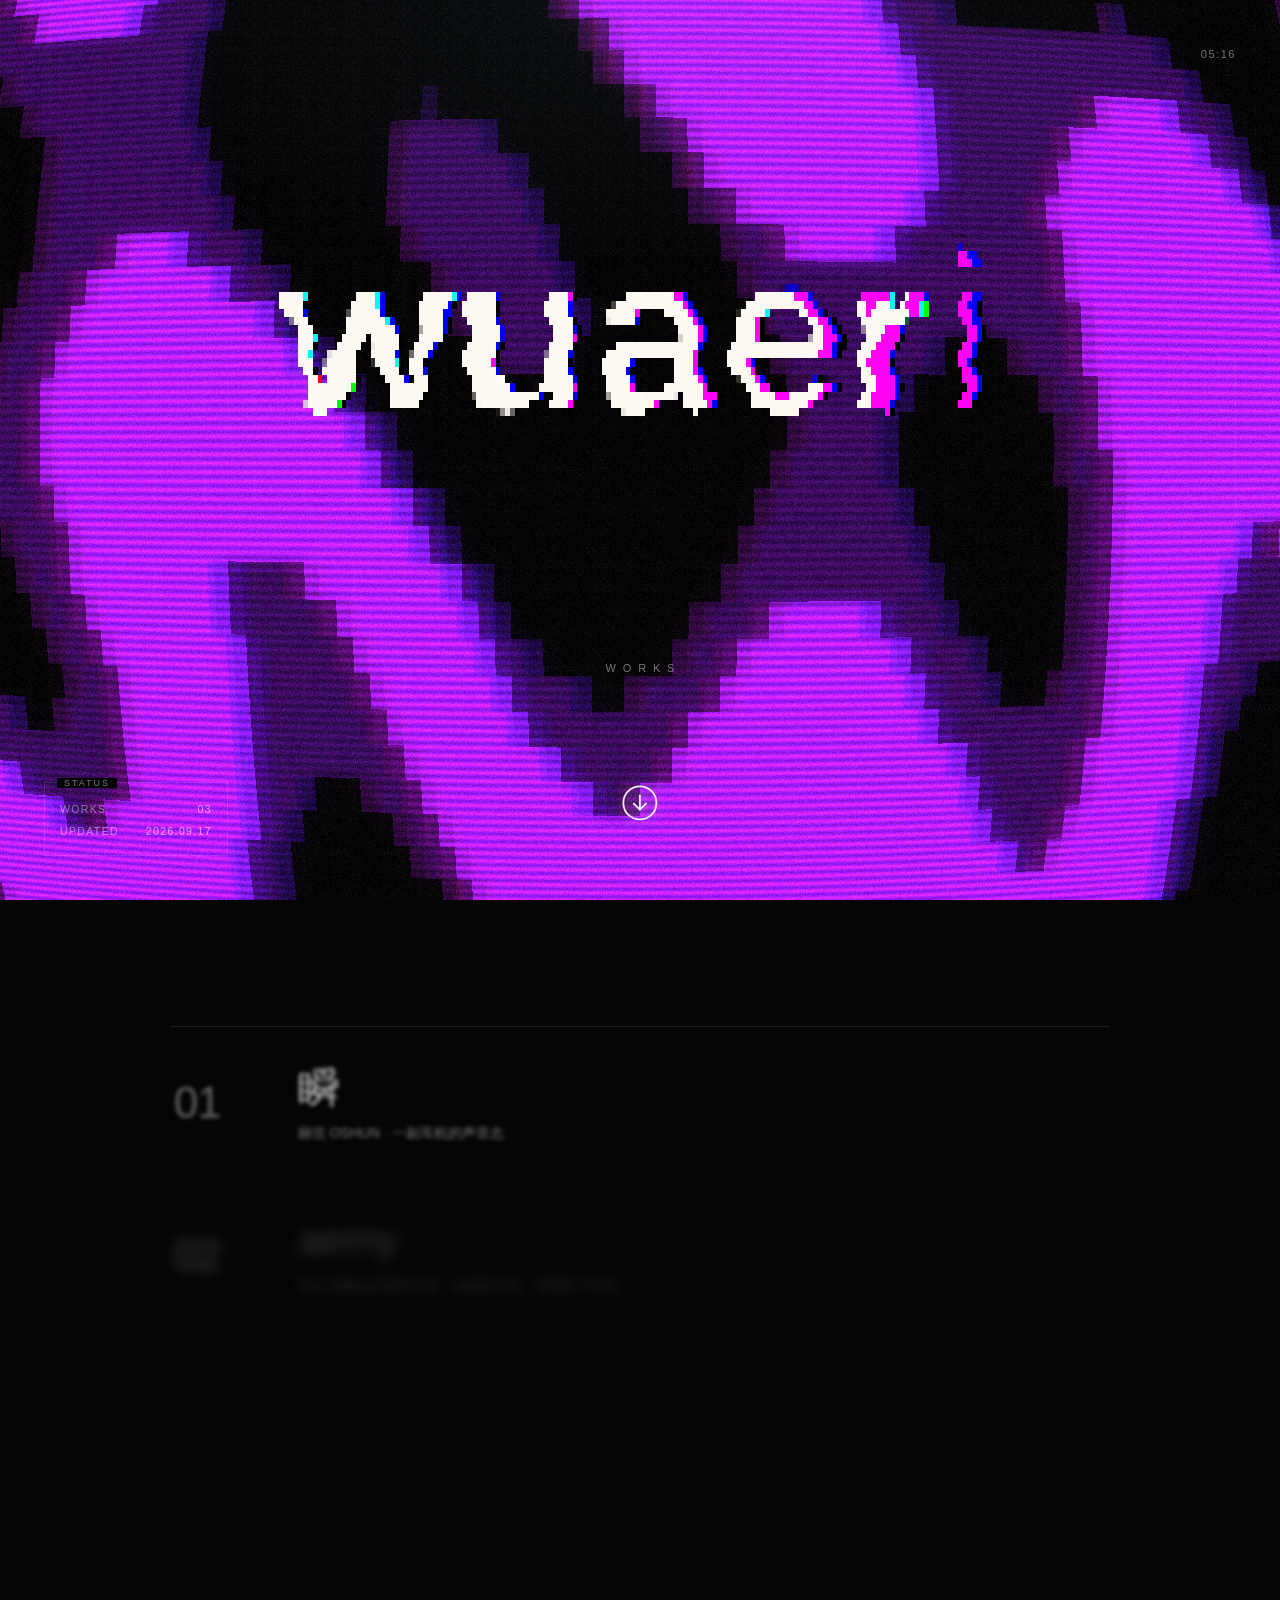
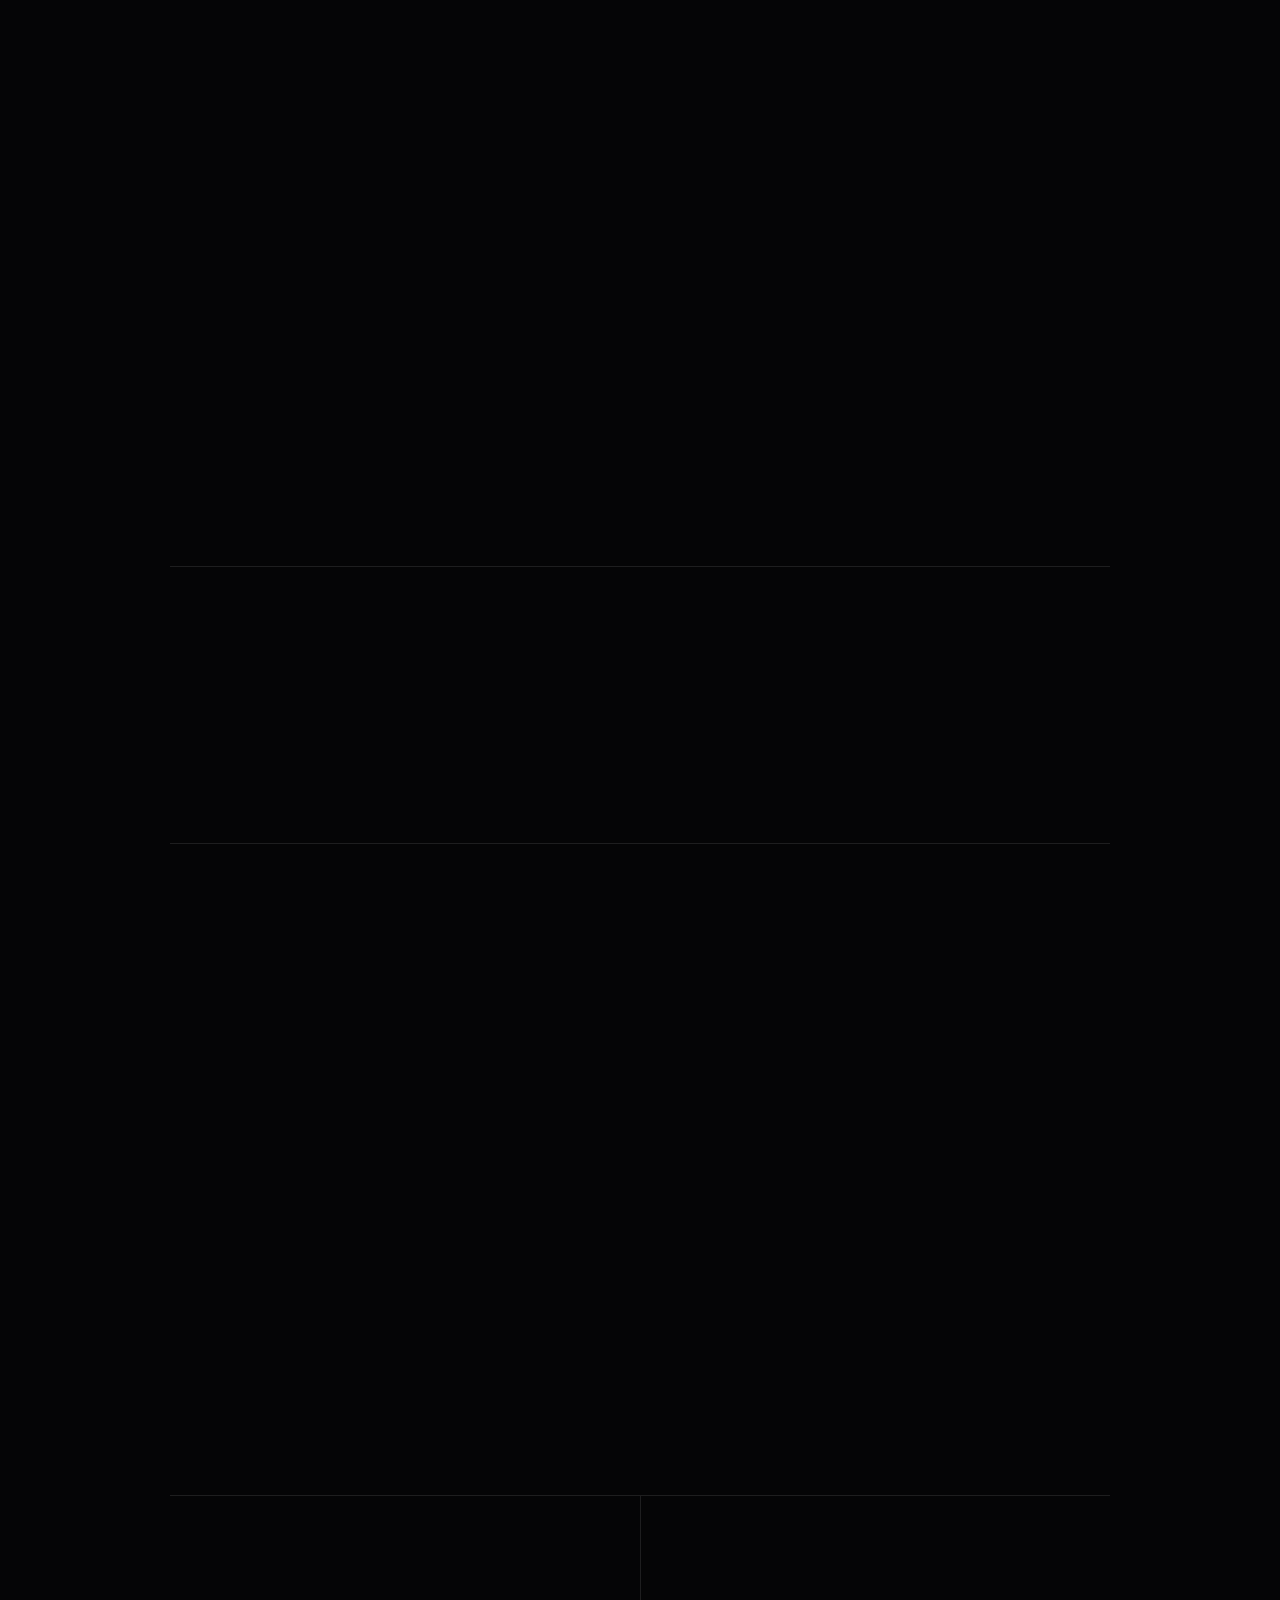
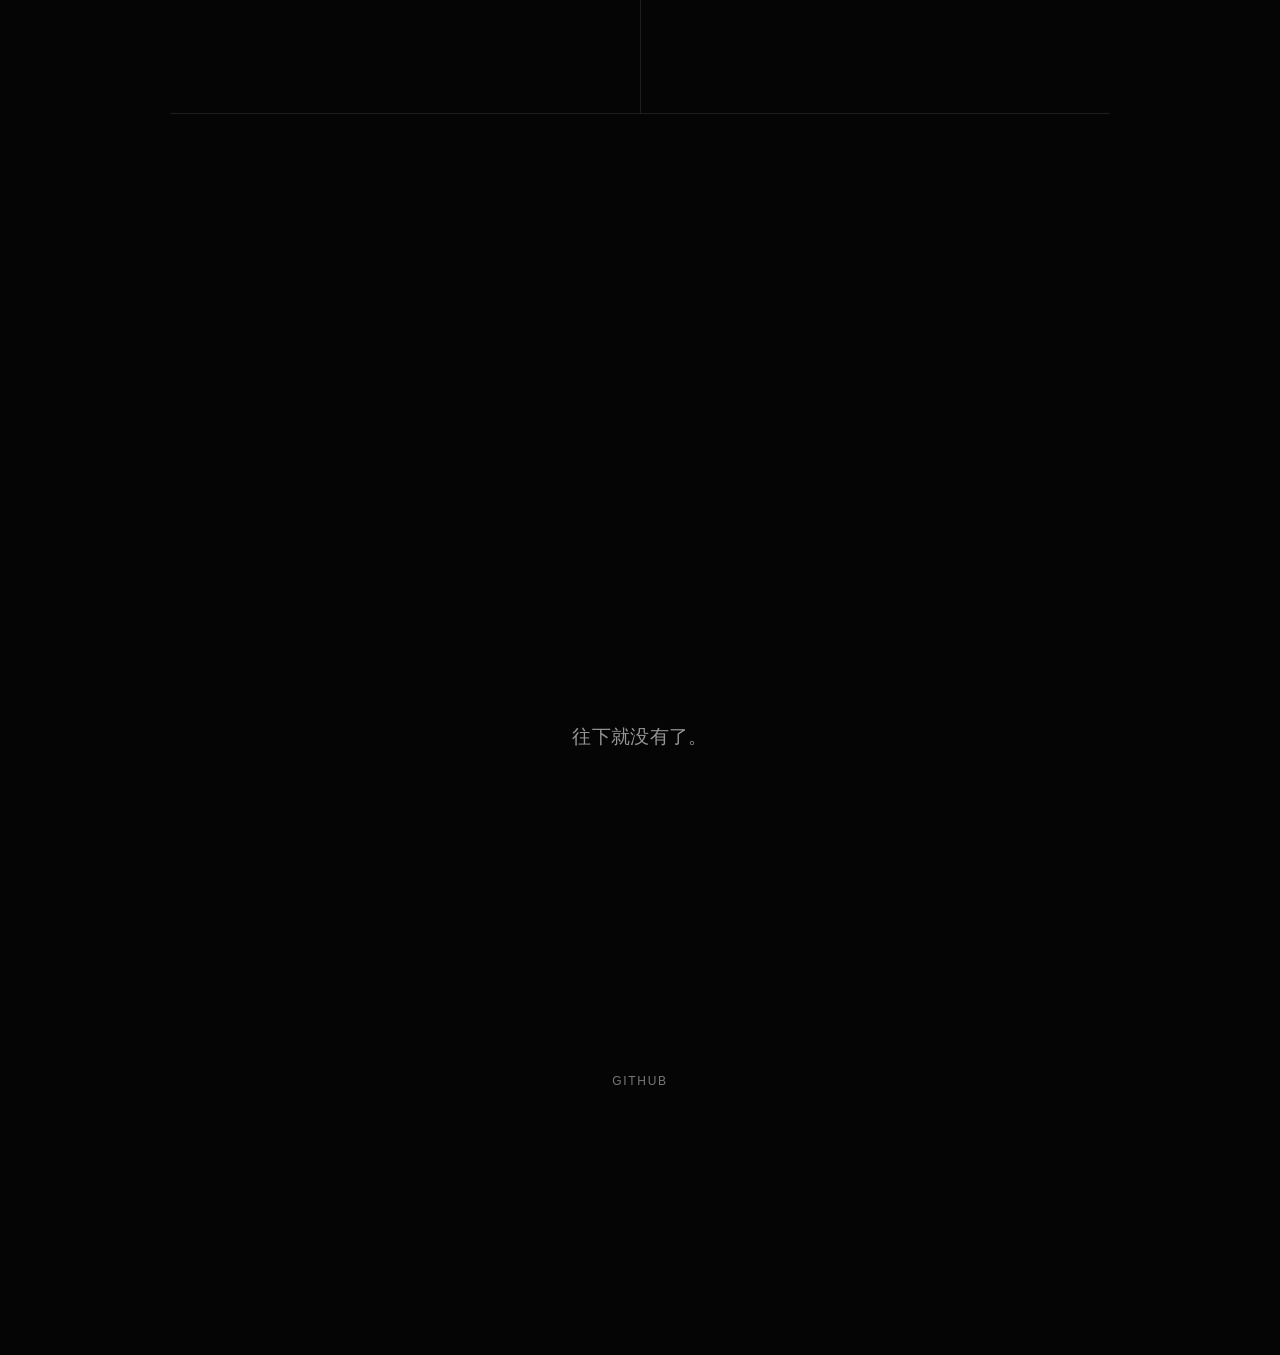
<file: index.html>
<!doctype html>
<html lang="zh-CN">
<head>
<meta charset="utf-8">
<meta name="viewport" content="width=device-width,initial-scale=1,viewport-fit=cover">
<title>wuaeri</title>
<meta name="description" content="wuaeri 的作品">

<!-- 刷新回门口。
     不写这一行，浏览器就用默认的 auto —— **刷新时恢复上次的滚动位置**。
     而这一页有 scroll-snap，恢复出来的位置会被吸附到最近的一屏，
     于是"刷新"落到哪儿取决于上次停在哪儿，而不是每次都从门口开始。
     这一页只有三屏、门在第一屏，所以刷新就该回门口，没有别的答案。

     必须放在 <head> 里、早于任何渲染 —— scrollRestoration 只在
     导航开始前设才有用，等 DOM 建完再设已经晚了。（跟上面那张
     importmap 一个道理：都要早。） -->
<script>
if ('scrollRestoration' in history) history.scrollRestoration = 'manual';
</script>

<!-- three 的裸名映射。head/head-hero.js 里写的是 import ... from 'three'，
     没有这张表浏览器解析不了裸名，模块会在加载那一步就死掉 ——
     而且是静默死：画布根本不会被创建，页面上什么都不会发生。
     必须放在 <head> 里、早于任何模块加载。 -->
<script type="importmap">
{"imports":{
  "three":"./head/vendor/three.module.js",
  "three/addons/":"./head/vendor/jsm/"
}}
</script>
<!-- 原先是 cdn.jsdelivr.net 上的同一份。改本地有两个原因：
     ① 国内直连 jsdelivr 一个文件就要 3.8 秒，而 three + GLTFLoader +
        OrbitControls 是**串行**下的 → 首屏那颗头要等十几秒才出来；
     ② 整站一直是"零外部依赖"，就 three 这一处例外。
     依赖链查过：GLTFLoader 另外要 ../utils/BufferGeometryUtils.js，
     已一并下到 head/vendor/jsm/ 里，相对路径对得上。 -->
<style>
:root{
  --bg:      #050506;
  --fg:      rgba(255,255,255,0.94);
  --fg-2:    rgba(255,255,255,0.58);
  /* 0.34→0.46，2026-09-17 audit：0.34 合成出来是 #5a5a5b，
     对比度只有 **2.96:1** —— 小字要 4.5:1、大字要 3:1，它两头都不够。
     0.46 是 4.62:1，过 AA，而跟 --fg-2 的 6.89:1 仍差着一档，
     层级还在。 */
  --fg-3:    rgba(255,255,255,0.46);
  /* 只给"故意要显得不可用"的地方用 —— 目前只有 .soon（未上线的条目）。
     0.34 的对比度不合格，所以它不能当通用色用，只能当**语义色**用：
     这里的"读不清"是设计意图，不是疏忽。 */
  --fg-4:    rgba(255,255,255,0.34);
  --line:    rgba(255,255,255,0.10);
  --pulse:   #9fd8ff;
  --warm:    #e8c9a0;
  /* 两个区的颜色。2026-09-28 开「两扇门」时从 MusicLab 带过来的 ——
     那边早就定了这条规矩：**框架统一，色调各留**。仪器是暖的，影院是冷的，
     把两个区染成一个色，是抹掉它们的性格。品牌（wuaeri 那个蓝）不参与。 */
  --music:   #ffa42b;
  --film:    #8fd6b8;
  --ease:    cubic-bezier(.22,1,.36,1);
  --pad:     clamp(22px,4vw,44px);
}
*{margin:0;padding:0;box-sizing:border-box}
html,body{height:100%}

/* 一屏一格 —— 滚轮一次过一片，像胶片走一格。
   proximity 而不是 mandatory：卡得太死会让人烦，
   这里只要"靠近边界时自己吸附过去"就够了。 */
html{scroll-snap-type:y proximity}

body{
  background:var(--bg);
  color:var(--fg);
  font-family:-apple-system,"SF Pro Display","PingFang SC","Helvetica Neue",sans-serif;
  -webkit-font-smoothing:antialiased;
  overflow-x:hidden;
}
/* 噪点 —— 和「瞬」同一张底 */
body::before{
  content:"";
  position:fixed; inset:0;
  pointer-events:none;
  opacity:.028;
  z-index:9;
  background-image:url("data:image/svg+xml,%3Csvg xmlns='http://www.w3.org/2000/svg' width='120' height='120'%3E%3Cfilter id='n'%3E%3CfeTurbulence type='fractalNoise' baseFrequency='0.85' numOctaves='3'/%3E%3C/filter%3E%3Crect width='120' height='120' filter='url(%23n)'/%3E%3C/svg%3E");
}
/* 顶部一层极淡的冷光 */
body::after{
  content:"";
  position:fixed; top:0; left:0; right:0; height:48vh;
  pointer-events:none; z-index:0;
  background:radial-gradient(ellipse 70% 100% at 50% 0%,
    rgba(159,216,255,.055) 0%, rgba(159,216,255,0) 68%);
}

/* ══════════ 首屏底：CRT 扭曲波 ══════════
   React Bits <CRTWarp> 的原生版（见 crt/crt-warp.js）。

   它和 .head-layer 有一个关键区别：**它自己有底**。
   着色器最后是 mix(backgroundColor, …) 且 alpha = 1，
   等于把整屏铺满 #05010a —— 它不是贴图，是首屏真正的地板。
   所以它必须在最底：压在任何东西下面都行，唯独不能盖住内容。

   入场 1.8s，比头颅的 1.6s 慢半拍 —— 让它像"屏幕先亮起来"。 */
.crt-layer{
  position:fixed; inset:0; z-index:0;
  pointer-events:none;
  opacity:0;
  transition:opacity 1.8s var(--ease);
}

/* ══════════ 首屏那个大字：ASCII 字符画 ══════════
   React Bits <ASCIIText /> 的原生版（组件见 ascii/ascii-text.js，
   那边文件头写了它是什么、以及跟原版的五处偏离）。

   两块画布的叠法跟原版一致，**这一条最容易搞错**：
     · .ascii-px  是 cols×rows 的极小画布，拉成 100% + pixelated ⇒ 马赛克
     · .ascii-pre 是字符层，z-index:9 压在马赛克上面
     · WebGL 那张画布**不进 DOM**，只当离屏源
   味道 = 马赛克打底 + 字符压上去做 difference，两层咬在一起。

   ⚠️ pre 的 background-clip:text 不能省，也不能换写法 ——
   字符的粉/橙/黄是靠一条 radial-gradient 灌进去的，
   而 `hue()` 每帧在 .ascii-box 上转 hue-rotate，正是靠这个才转得出颜色。
   没有它，hue-rotate 作用在一堆白字上，什么都看不出来。 */
.ascii-box{position:absolute;inset:0;overflow:hidden}
.ascii-box canvas{
  position:absolute;left:0;top:0;width:100%;height:100%;
  image-rendering:optimizeSpeed;
  image-rendering:-moz-crisp-edges;
  image-rendering:-o-crisp-edges;
  image-rendering:-webkit-optimize-contrast;
  image-rendering:optimize-contrast;
  image-rendering:crisp-edges;
  image-rendering:pixelated;        /* 必须最后写，前面几条是旧名字 */
}
.ascii-pre{
  margin:0;padding:0;user-select:none;
  position:absolute;left:0;top:0;z-index:9;
  line-height:1em;text-align:left;white-space:pre;
  background-image:radial-gradient(circle,#ff6188 0%,#fc9867 50%,#ffd866 100%);
  background-attachment:fixed;
  -webkit-text-fill-color:transparent;
  -webkit-background-clip:text;
  background-clip:text;
  mix-blend-mode:difference;
}
/* 组件自带的那份"藏起来的真文字"。站里这个 <h1> 本来就有 "wuaeri"，
   所以挂载时传了 sr:false 不生成它 —— 这条留给别的页面复用。 */
.ascii-sr{
  position:absolute;width:1px;height:1px;overflow:hidden;
  clip-path:inset(50%);white-space:nowrap;
}

/* ══════════ 首屏头颅 ══════════
   单独一层固定在底层垫在 <main> 后面。
   ⚠️ 绝不能放进 .panel 里 —— .panel > <em> 挂着"显影"那套
   opacity/blur/translate，画布一旦成了它的子元素就会被一起糊掉。
   也不会挡操作：pointer-events:none，滚轮永远归页面。 */
.head-layer{
  position:fixed; inset:0; z-index:0;
  pointer-events:none;
  opacity:0;
  transition:opacity 1.6s var(--ease);
}
/* 中间压一层暗。不是"把画面调暗"，是让名字浮出来 ——
   头是背景，字是主角，两者的明度得拉开，否则白字压在米白的脸上读不动。 */
.head-layer::after{
  content:""; position:absolute; inset:0;
  background:radial-gradient(ellipse 66% 54% at 50% 47%,
    rgba(5,5,6,.58) 0%, rgba(5,5,6,.30) 52%, rgba(5,5,6,0) 100%);
}
main{position:relative;z-index:1}

/* ══════════ 屏 ══════════
   每屏占满一整个视口。用 svh 不用 vh ——
   手机上地址栏一收一放，vh 会跳，svh 不会。 */
.panel{
  position:relative;
  min-height:100vh;
  min-height:100svh;
  display:grid;
  place-items:center;
  padding:clamp(96px,14vh,150px) var(--pad);
  scroll-snap-align:start;
}

/* ══════════ 显影 ══════════
   这一屏进视口时，内容从模糊里浮出来 —— 像照片在显影液里。
   是「曝光」这件事最安静的翻译：不闪、不吵、不打断阅读。
   （进场那一下的白线扫描是"闪"，是事件；
     这里是"显"，是过程。两种都要有，但用量差很远。） */
/* ⚠️ 默认是**可见的**。这一条是拿一上午换来的。

   原来这里写的是 `.panel > *{opacity:0}` —— 先藏、再由 JS 放。
   看着合理，其实是把内容的可见性**押在 JS 上**：JS 有一环没跑，
   整页就是一片空白。2026-09-17 上午嘉豪连撞三次，症状都是
   "CRT 底在动，字和图标一个都没有"。

   正着写：**要藏，得由 JS 主动给自己挂 `html.fx` 来申请。**
   JS 没跑、跑一半、或者被打断，页面都是完整可见的。

   为什么会被打断：**Safari 会暂停后台标签页的 requestAnimationFrame。**
   他在终端里跟我说话，Safari 在后台 → 显影动画一帧没走 →
   文字永远停在初始的 opacity 0。（CSS 不受影响，所以 CRT 那个
   底照跑 —— 这正是"底在动、字没有"的来源。） */
.panel > *{
  transition:
    opacity   1.05s var(--ease),
    filter    1.05s var(--ease),
    transform 1.05s var(--ease);
}
html.fx .panel > *{
  opacity:0;
  filter:blur(16px);
  transform:translateY(30px);
  transition:none;
}
.panel.in > *{
  opacity:1;
  filter:none;
  transform:none;
}
/* anime.js 接手之后，把这个 transition 关掉。
   动画改成逐帧写 inline style —— 留着 CSS transition 的话，
   每一帧都会被"再补一段过渡"，跟滚动的跟随会打成一团。 */
html.fx .panel > *{transition:none}
/* 例外：门那个口的 hover 变色是"交互反馈"，不是"显影"，
   别被上面那条一起关掉 —— 关掉的话鼠标移上去是硬切。 */
html.fx .p1 .enter{transition:color .55s var(--ease)}

.panel > *:nth-child(1){transition-delay:.06s}
.panel > *:nth-child(2){transition-delay:.16s}
.panel > *:nth-child(3){transition-delay:.26s}
.panel > *:nth-child(4){transition-delay:.36s}

/* ══════════ 一 · 门 ══════════ */
/* ⚠️ 这个盒子的尺寸是给 ASCII 组件用的，不是给文字用的。
   组件内部全是绝对定位，容器不给明确尺寸会塌成 0。

   下面那串 font-size / letter-spacing / line-height 是**兜底**：
   WebGL 拿不到、模块载入失败、`?noascii` —— 三种情况下露出来的
   都还是原来那个大字，位置和大小跟从前一样。 */
.p1 .word{
  position:relative;
  display:grid;
  place-items:center;
  width:min(88vw,1180px);
  height:clamp(150px,23vh,240px);
  font-size:clamp(72px,12.5vw,190px);
  font-weight:500;
  letter-spacing:-.045em;
  line-height:.92;
  text-align:center;
  /* 这里原来挂着 will-change:transform。撤了 —— 那是"我马上要动"的
     提示，不是常驻配置，而这个字只在开屏那 1.5 秒的入场里动过一次
     （audit 2026-09-17）。常驻只会让浏览器一直替它留着一个合成层。 */
}
/* 挂上了才染透明 —— **文本节点一个字都不动**，
   所以读屏念的还是 h1 自己那句话，复制出来也还是 "wuaeri"。 */
.p1 .word.has-ascii{color:transparent}
.p1 .sub{
  margin-top:clamp(22px,3.4vh,40px);
  text-align:center;
  font-size:11px;
  letter-spacing:.62em;
  text-transform:uppercase;
  color:var(--fg-3);
  /* 字距会把整行的视觉重心往左拽，补回来一点 */
  text-indent:.62em;
}

/* ── 门上的口 ──
   ⚠️ 这一块换过一版，起因就一个字：**看不见**。

   第一版是"一根 1px 的竖线（上半还全透明）+ 10px 的大写字"，
   走的还是 HUD 那套。那套在**静止的暗底**上成立 ——
   可它现在压在 CRT 上，底是亮的、还会动。
   **1px 和 10px 在这种底上就等于不存在。**
   嘉豪的原话是「能盲点，但就是没有图标」：
   热区在、点得到，可屏幕上什么都没有。

   教训记下来：**"细"是相对于底的。底一亮一動，细就不再是克制，
   是消失。** 现在给一个真有形的东西：细线圆环 + 向下箭头。

   ⚠️ 另外两个位置上的坑（第一版栽过，仍然成立）：
   ① **挂底边、脱离 grid 流。** 留在流里它就是第三个居中元素，
      落在画面 63% 那一带 —— 正好压在头的下巴上。
   ② **居中不能用 transform。** 显影那几帧往 transform 里写
      translateY，会把 translateX(-50%) 一起盖掉
      （靠 width + 负 margin 居中，transform 留给动画用）。 */
.p1 .enter{
  position:absolute;
  left:50%;
  /* 去掉 Enter 那行字之后这个盒子矮了约 24px，而它是按底边定位的 ——
     所以底边得跟着往上收一点，不然口会自己往下掉一截。 */
  bottom:clamp(38px,7.2vh,64px);
  width:160px;
  margin-left:-80px;
  display:flex;
  flex-direction:column;
  align-items:center;
  /* 热区：看着是一小块，点得到的是一整块。手机上尤其要紧。
     （下面那 8px 原来是给文字留的，字没了就跟着去掉。） */
  padding:14px 20px;
  text-decoration:none;
  color:rgba(255,255,255,.78);
  transition:color .55s var(--ease);
}
.p1 .enter:hover,
.p1 .enter:focus-visible{color:#fff}
/* 键盘焦点。原来这儿只有一句 outline:none，理由是"Safari 那个蓝色方框
   会破坏画面" —— 代价是**键盘用户完全看不出焦点落在哪**（WCAG 2.4.7）。
   现在不是删掉指示，是换成跟这个口同一个语言的东西：drop-shadow
   **跟着圆的形状走**，方框不会。用 :focus-visible 而不是 :focus ——
   鼠标点它不该亮，Tab 过来才亮。 */
.p1 .enter:focus-visible{outline:none}
.p1 .enter:focus-visible .enter-ico{
  filter:drop-shadow(0 0 3px rgba(255,255,255,.95))
         drop-shadow(0 0 16px rgba(159,216,255,.85));
}

.p1 .enter-ico{
  display:block;
  width:clamp(32px,4.2vh,40px);
  height:clamp(32px,4.2vh,40px);
  color:rgba(255,255,255,.92);
  /* 亮底 + 会动 → 得给它一层自己的光，才从紫里浮得出来 */
  filter:drop-shadow(0 0 9px rgba(159,216,255,.55));
  animation:enterBob 3s var(--ease) infinite;
  transition:color .45s var(--ease);
}
.p1 .enter-ico svg{display:block;width:100%;height:100%}
.p1 .enter:hover .enter-ico{color:#fff}

/* 轻轻往下走。指向用动作说，不用第二个箭头说。 */
@keyframes enterBob{
  0%,100%{transform:translateY(0)}
  50%    {transform:translateY(5px)}
}

/* 这里原来写着「Enter」，2026-09-17 嘉豪说"有些俗"，去掉了。
   俗在哪儿：① "Enter / Enter Site / Scroll Down" 是模板站的语言；
   ② 更要紧的是它把**门**这个隐喻说破了 —— 门上贴一个"请进"，
   门就变成了商场自动门。
   上面那条注释当时就写着"指向用动作说"，字却是反着做的。现在一致了。 */

@media (prefers-reduced-motion:reduce){
  .p1 .enter-ico{animation:none}
}

/* ══════════ 二 · 作品 ══════════
   这一屏现在有两个块（列表 + 切片），要它们**作为一个整体**居中。
   原来只有列表，.panel 的 place-items 就够了；两个块时 grid 会把
   间距交给行距，等于每加一个元素就要重调一次。 */
.p2{
  display:flex;
  flex-direction:column;
  align-items:center;
  justify-content:center;
}
.p2 .works{
  list-style:none;
  flex-shrink:0;
  width:100%;
  max-width:940px;
  border-top:1px solid var(--line);
}
.p2 .works li{border-bottom:1px solid var(--line)}
.p2 .works a,
.p2 .works .soon-row{
  position:relative;
  display:grid;
  grid-template-columns:clamp(56px,7vw,96px) 1fr auto;
  align-items:center;
  gap:0 clamp(18px,3vw,34px);
  /* 4.6vh→3.2vh：这一屏底下多了一条切片，得从行距里让出位置。
     让行距而不是让字号 —— 行距是呼吸，字号是内容。
     仍然用 vh：窗口矮的时候整屏一起收，不是靠某一个断点兜。
     （实测 900px 高的窗口下，改前整屏 912、改后 633，装得下。） */
  padding:clamp(19px,3.2vh,36px) 4px;
  text-decoration:none;
  color:inherit;
  overflow:hidden;
  /* 原来是 transition:padding-left —— 动布局属性，每次 hover 触发一次
     重排（audit 2026-09-17 抓到的）。改成 transform：观感一样（都是
     整块右移 20px），但走合成层，不碰布局。
     <a> 自己的 transform 是空的 —— 滚动显影写的是外层 <li> 的。 */
  transition:transform .5s var(--ease),background .5s ease;
}
.p2 .works a:hover{transform:translateX(20px);background:rgba(255,255,255,.014)}

/* 掠过的那道光。非 hover 时 transition 是 0s ——
   松开就在左侧瞬间归位（在框外，看不见），
   再移回来才是又扫一次。它永远只朝一个方向走。 */
.p2 .works a::before{
  content:"";
  position:absolute; inset:0;
  pointer-events:none;
  background:linear-gradient(100deg,
    transparent 22%,
    rgba(255,255,255,.05) 46%,
    rgba(255,255,255,.09) 50%,
    rgba(255,255,255,.05) 54%,
    transparent 78%);
  transform:translateX(-100%);
  transition:transform 0s;
}
.p2 .works a:hover::before{
  transform:translateX(100%);
  transition:transform 760ms var(--ease);
}

.idx{
  font-size:clamp(26px,3.4vw,46px);
  font-weight:200;
  font-variant-numeric:tabular-nums;
  letter-spacing:-.02em;
  color:var(--fg-3);
  transition:color .35s ease;
  line-height:1;
}
.p2 .works a:hover .idx{color:var(--pulse)}

.title{
  font-size:clamp(24px,3.4vw,42px);
  font-weight:500;
  letter-spacing:-.014em;
  line-height:1.2;
}
.desc{
  display:block;
  margin-top:9px;
  font-size:clamp(12.5px,1.2vw,14px);
  line-height:1.6;
  color:var(--fg-2);
  font-weight:400;
}
.arrow{
  font-size:clamp(16px,1.6vw,21px);
  color:var(--fg-3);
  transform:translateX(-6px);
  opacity:0;
  transition:transform .5s var(--ease),opacity .35s ease,color .35s ease;
}
.p2 .works a:hover .arrow{transform:translateX(0);opacity:1;color:var(--warm)}

/* 未上线的条目：不假装能点 */
.soon .title,.soon .desc{color:var(--fg-4)}
.soon{cursor:default}

/* ══════════ 三 · 热点区 ══════════
   2026-09-17 从作品列表里**拿出来单独占一屏**。它原来是第 04 项作品，
   嘉豪说「它更应该是一个功能区而不是作品」—— 说得准。

   区别在这儿：作品是**完成的**（瞬、aemy、Bouncer 都不会自己变了），
   它是**还在跑的**（每两小时自己变一次，没人看的时候也在变）。
   把它排成"作品 04"，等于把一个活的东西做成标本，还跟三个标本并排
   放在同一个柜子里。

   所以形态也跟着变：不再是"挂在列表底下的一条脚注"，
   而是**这一屏本身就是那个东西**。字号回到跟作品同级 ——
   它不再是注释了，它是这一屏的主角。 */
.p3 .live-panel{
  position:relative;
  display:flex;
  flex-direction:column;
  width:100%;
  max-width:940px;
  padding:clamp(20px,3vh,32px) 4px clamp(18px,2.6vh,28px);
  border-top:1px solid var(--line);
  border-bottom:1px solid var(--line);
  text-decoration:none;
  color:inherit;
  transition:border-color .5s ease;
}
.p3 .live-panel:hover{border-color:rgba(255,255,255,.2)}

/* 左边的标签：一个呼吸的点 + LIVE + "多久以前"。
   呼吸点是这里最要紧的一个元素 —— 它一个字都不说，
   但把"这条带是活的"这件事直接送到眼睛里。 */
.live-tag{
  display:flex;
  align-items:center;
  gap:9px;
  /* 9.5→10.5px（audit 2026-09-17：9.5px 低于可读底线）。
     字号提了就把字距收回一点，宽度不至于变。 */
  font-size:10.5px;
  letter-spacing:.16em;
  text-transform:uppercase;
  color:var(--pulse);
  white-space:nowrap;
}
.live-dot{
  position:relative;
  width:5px;height:5px;
  border-radius:50%;
  background:currentColor;
  flex-shrink:0;
}
.live-dot::after{
  content:"";
  position:absolute; inset:0;
  border-radius:50%;
  border:1px solid currentColor;
  animation:breathe 2.6s var(--ease) infinite;
}
@keyframes breathe{
  0%  { transform:scale(1);   opacity:.7 }
  70% { transform:scale(3.6); opacity:0 }
  100%{ transform:scale(3.6); opacity:0 }
}
.live-t{
  color:var(--fg-3);
  font-variant-numeric:tabular-nums;
  letter-spacing:.1em;
}
.live-t:not(:empty)::before{content:"·";margin-right:7px;opacity:.55}

/* 轨道。两件事：
     · min-width:0 —— grid 里 1fr 那一列默认 min-width:auto，
       会被内容撑开，整条带就跟着被撑出去（老坑）
     · 两端 mask 虚化 —— 横向滚动最要紧的是"看不出头尾"，
       露一个硬边就等于告诉人"这是从左边推进来的" */
/* 标题。回到跟作品列表 .title 同一个尺度 —— 它不再是脚注了，
   这一屏就是它自己。 */
.live-head{display:block;margin:clamp(13px,1.9vh,19px) 0 clamp(16px,2.4vh,24px)}
.live-title{
  display:block;
  font-size:clamp(30px,4.4vw,54px);
  font-weight:500;
  letter-spacing:-.022em;
  line-height:1.08;
}
.live-sub{
  display:block;
  margin-top:10px;
  font-size:clamp(12.5px,1.2vw,14px);
  line-height:1.6;
  color:var(--fg-2);
}

/* 底部的读数。**这两个数是这一屏的内容，不是装饰** ——
   别处的数字（01 02 03）是序号，这里的数字是"它现在什么状态"。
   所以用 --fg-2 而不是 --fg-3：它得真的读得出来。
   （audit 2026-09-17：--fg-3 只有 2.96:1，不合格。） */
.live-foot{
  display:flex;
  align-items:baseline;
  justify-content:space-between;
  gap:20px;
  margin-top:clamp(16px,2.4vh,24px);
  padding-top:clamp(13px,1.9vh,19px);
  border-top:1px solid var(--line);
}
.live-nums{
  font-size:clamp(11.5px,1.02vw,13px);
  letter-spacing:.05em;
  color:var(--fg-2);
  font-variant-numeric:tabular-nums;
}

.live-track{
  position:relative;
  overflow:hidden;
  min-width:0;
  height:1.55em;
  -webkit-mask-image:linear-gradient(90deg,transparent,#000 5%,#000 95%,transparent);
          mask-image:linear-gradient(90deg,transparent,#000 5%,#000 95%,transparent);
}
.live-row{
  position:absolute;
  left:0; top:0;
  display:flex;
  align-items:center;
  white-space:nowrap;
  will-change:transform;
}
.live-i{
  display:inline-flex;
  align-items:baseline;
  gap:8px;
  padding-right:clamp(30px,3.6vw,52px);
  font-size:clamp(11.5px,1.05vw,13px);
  line-height:1.55;
  color:var(--fg-2);
}
.live-src{
  flex-shrink:0;
  font-size:9px;
  letter-spacing:.15em;
  text-transform:uppercase;
  color:var(--fg-3);
}
/* 拉不到数据时露出来的那句话。不是"加载失败" ——
   对访客来说"今天没转"比一个错误码体面，也仍然说明了这是什么。 */
.live-fallback{
  font-size:clamp(11.5px,1.05vw,13px);
  color:var(--fg-3);
}

/* 入口。原来是 opacity:0、悬停才浮出来 —— 那是"脚注"的做法。
   现在是功能区，**入口必须一直看得见**，不然这一屏只是块展示牌。
   颜色用 --pulse 不用 --fg-3：后者 2.96:1，读不出来。 */
.live-go{
  flex-shrink:0;
  font-size:clamp(12px,1.08vw,13.5px);
  letter-spacing:.06em;
  color:var(--pulse);
  transition:transform .5s var(--ease),color .35s ease;
}
.p3 .live-panel:hover .live-go{transform:translateX(5px);color:var(--warm)}

/* 数据馊了（Action 挂了 / 源全灭时）。**看起来活着但其实死了
   是这里最坏的情况** —— 一条优雅滚动着的带子，底下是十小时前的
   东西，比直接停住更会骗人。所以超时就把心跳换成暖色、内容压暗。 */
.p3 .live-panel.is-stale .live-tag{color:var(--warm)}
.p3 .live-panel.is-stale .live-row,
.p3 .live-panel.is-stale .live-fallback{opacity:.45}
.p3 .live-panel.is-stale .live-dot::after{animation:none;opacity:0}

@media (prefers-reduced-motion:reduce){
  .live-dot::after{animation:none;opacity:0}
}

/* ══════════ 四 · 两个区（两扇门）══════════
   2026-09-28：这一屏从"放映厅一块 panel"改成**两扇门** ——
   音乐 / 影视各一扇，**对等**，不是"主入口 + 一个链接"。

   跟第三屏共用的是**同一套语法**（tag / 大标题 / 一条铺开的东西 / 底栏），
   不是同一块模板。区别还在那条东西上：热点区是"在走的字"，
   MusicLab 那边放映厅是"摆着的封面" —— 而门这一屏**不做那条带子**：
   门是入口，不是展柜。展柜在门后面（./screening/ 那一页里）。

   ★ 两扇门各留各的色，跟 MusicLab 那边一条规矩：
     音乐是琥珀（那台仪器的 VU 表），影视是冷绿（影院那点光）。

   底栏用 margin-top:auto 压到底 —— 两边字数不一样长，
   不压的话两扇门的"进入 →"会错开一行，一眼就看出不是一对。 */
.p4 .doors{
  display:grid;
  grid-template-columns:1fr 1fr;
  width:100%;
  max-width:940px;
  border-top:1px solid var(--line);
  border-bottom:1px solid var(--line);
}
.p4 .door{
  position:relative;
  display:flex;
  flex-direction:column;
  padding:clamp(20px,3vh,32px) clamp(18px,2.6vw,34px) clamp(18px,2.6vh,28px);
  text-decoration:none;
  color:inherit;
  transition:background .5s ease;
}
/* 中间那道竖线是"两扇门"唯一的建筑构件 —— 少了它，
   两段文字看着像一段排错了版。 */
.p4 .door + .door{border-left:1px solid var(--line)}
.p4 .door:hover{background:rgba(255,255,255,.022)}

.door-tag{
  display:flex; align-items:center; gap:9px;
  font-size:10.5px; letter-spacing:.16em; text-transform:uppercase;
  white-space:nowrap;
}
.door.music .door-tag{color:var(--music)}
.door.film  .door-tag{color:var(--film)}
.door-tag .dt{color:var(--fg-3); letter-spacing:.14em}
/* 数字还没拉到的时候不留一个空格在那儿 */
.door-tag .dt:empty{display:none}

.door-head{display:block;margin:clamp(13px,1.9vh,19px) 0 clamp(16px,2.4vh,24px)}
.door-title{
  display:block;
  font-size:clamp(26px,3.4vw,42px);
  font-weight:500; letter-spacing:-.022em; line-height:1.08;
}
.door-sub{
  display:block; margin-top:10px;
  font-size:clamp(12.5px,1.2vw,14px); line-height:1.6; color:var(--fg-2);
}

.door-foot{
  display:flex; align-items:baseline; justify-content:space-between; gap:18px;
  margin-top:auto;
  padding-top:clamp(13px,1.9vh,19px);
  border-top:1px solid var(--line);
}
.door-nums{
  font-size:clamp(11.5px,1.02vw,13px);
  letter-spacing:.05em; color:var(--fg-2); font-variant-numeric:tabular-nums;
}
.door-go{
  flex-shrink:0;
  font-size:clamp(12px,1.08vw,13.5px);
  letter-spacing:.06em;
  transition:transform .5s var(--ease);
}
.door.music .door-go{color:var(--music)}
.door.film  .door-go{color:var(--film)}
.p4 .door:hover .door-go{transform:translateX(5px)}
.p4 .door:active .door-go{transform:none}

/* 窄屏叠起来，竖线换横线 —— 不叠的话每扇只剩半屏宽，
   大标题会挤成两行，两扇门看着就不"对等"了。 */
@media (max-width:720px){
  .p4 .doors{grid-template-columns:1fr}
  .p4 .door + .door{border-left:none; border-top:1px solid var(--line)}
}

/* ══════════ 五 · 尾 ══════════ */
.p5{text-align:center}
.p5 .coda{
  font-size:clamp(15px,1.6vw,19px);
  letter-spacing:.02em;
  color:var(--fg-2);
  line-height:2;
}
.p5 .links{
  margin-top:clamp(30px,5vh,52px);
  display:flex; gap:clamp(20px,3vw,34px);
  justify-content:center;
  font-size:12px;
  letter-spacing:.14em;
  text-transform:uppercase;
}
.p5 .links a{
  position:relative;
  color:var(--fg-3);
  text-decoration:none;
  padding-bottom:3px;
  border-bottom:1px solid transparent;
  transition:color .3s ease,border-color .3s ease;
}
/* 热区撑到 44px 高（WCAG 2.5.8，audit 2026-09-17）。
   用 ::after 向外扩，**视觉位置一点都不动** —— 跟首屏那个口是同一个
   手法（"看着是一小块，点得到的是一整块"）。桌面有鼠标，感觉不到；
   触屏上这是"能不能点中"的区别。 */
.p5 .links a::after{
  content:"";
  position:absolute;
  inset:-15px -11px;
}
.p5 .links a:hover{color:var(--pulse);border-color:rgba(159,216,255,.4)}

/* ══════════ 四角仪表 ══════════
   不随内容滚 —— 是贴在屏幕上的铭牌，不是页面里的东西。 */
.hud-layer{
  position:fixed; inset:0; z-index:20;
  pointer-events:none;
  display:grid;
  grid-template-columns:1fr auto;
  grid-template-rows:auto 1fr auto;
  padding:var(--pad);
}
.hud-layer a{pointer-events:auto}
.hud-tr{grid-column:2;grid-row:1;justify-self:end;align-self:start}
.hud-bl{grid-column:1;grid-row:3;justify-self:start;align-self:end}

.clock{
  font-size:11px; letter-spacing:.14em;
  font-variant-numeric:tabular-nums;
  color:var(--fg-3);
}
.hud-card{
  position:relative;
  border:1px solid var(--line);
  padding:15px 15px 12px;
  min-width:184px;
}
.hud-card::before{
  content:"status";
  position:absolute; top:0; left:12px;
  transform:translateY(-50%);
  background:var(--bg);
  padding:0 7px;
  font-size:9px; letter-spacing:.22em;
  text-transform:uppercase; color:var(--fg-3);
}
.hud-row{
  display:flex; justify-content:space-between; gap:22px;
  /* 9.5→10.5px（audit）。字距跟着收，宽度不至于变。 */
  font-size:10.5px; letter-spacing:.13em; text-transform:uppercase;
  color:var(--fg-3); line-height:2.15;
}
.hud-row b{
  font-weight:400; color:var(--fg-2);
  font-variant-numeric:tabular-nums;
}

/* ══════════ 片边刻度 ══════════
   右边一条极细的竖线，走到哪填到哪。
   诺里斯那种站给的是"实时数据"，我给的是"你现在在片子的第几格" ——
   同样是"活着"的信号，但这个不需要维护。 */
.rail{
  position:fixed; right:var(--pad); top:50%;
  transform:translateY(-50%);
  width:1px; height:clamp(110px,20vh,200px);
  background:rgba(255,255,255,.075);
  z-index:20; pointer-events:none;
}
/* 高度改用 scaleY。原来每帧写 height —— 那是布局属性，等于每帧一次重排
   （audit 2026-09-17）。scaleY 是合成属性。元素只有 1px 宽，缩放的观感
   跟改高度完全一样 —— 连渐变的表现都一致，因为原来看起来本来就是
   "这条线在变长"。 */
.rail i{
  display:block; width:100%; height:100%;
  transform-origin:top center;
  transform:scaleY(0);
  background:linear-gradient(180deg,rgba(255,255,255,.6),rgba(255,255,255,.12));
  transition:transform .1s linear;
}

/* ══════════ 入场那一下曝光 ══════════
   一道极薄的白线从上扫到下，整页只跑一次。
   这不是装饰 —— 是「瞬」在页面上的第一次出现。
   事件色是过曝的白，不是荧光色：一闪即走，不留痕。 */
.flash{
  position:fixed; left:0; right:0; top:0; height:1px; z-index:99;
  pointer-events:none;
  background:linear-gradient(90deg,transparent,rgba(255,255,255,.6),transparent);
  animation:sweep 860ms var(--ease) 160ms both;
}
@keyframes sweep{
  0%  { transform:translateY(0);      opacity:0 }
  12% { opacity:1 }
  88% { opacity:1 }
  100%{ transform:translateY(100vh);  opacity:0 }
}

/* ══════════ 窄屏 ══════════ */
@media (max-width:760px){
  .hud-layer{
    position:static; inset:auto;
    display:block;
    padding:0 var(--pad) clamp(48px,8vh,72px);
  }
  .hud-tr{display:none}
  .hud-card{min-width:0}
  .rail{display:none}
  .panel{padding-left:var(--pad);padding-right:var(--pad)}
}
@media (max-width:520px){
  .p2 .works a,
  .p2 .works .soon-row{grid-template-columns:auto 1fr;gap:0 16px;padding:22px 2px}
  .arrow{display:none}
  .idx{font-size:22px}
}

/* 尊重减弱动效 —— 这些都是纯装饰，关掉不损失任何信息 */
@media (prefers-reduced-motion:reduce){
  html{scroll-snap-type:none}
  .flash{display:none}
  .panel > *{opacity:1; filter:none; transform:none; transition:none}
  .p2 .works a::before{display:none}
  .p2 .works a{transition:none}
  .rail i{transition:none}
}
</style>
</head>
<body>

<!-- 首屏底：CRT 扭曲波。垫在头颅**后面**（DOM 更前、层叠级相同）。 -->
<div class="crt-layer" id="crtLayer" aria-hidden="true"></div>

<!-- 首屏头颅。垫在正文后面，滚过首屏自己退场。 -->
<div class="head-layer" id="headLayer" aria-hidden="true"></div>

<main>

  <!-- ═══ 一 · 门 ═══ -->
  <section class="panel p1" id="s1">
    <h1 class="word" id="word">wuaeri</h1>
    <div class="sub">Works</div>
    <!-- 门上的口。
         这一屏原来只有字和一颗头，屏幕上**没有任何能点的地方** ——
         访客得自己猜到"要往下滚"才知道底下有东西。带"门"的注释
         写了三天，门本身却不在。补上。 -->
    <!-- aria-label 是**必须的**：那个字去掉之后，这个链接里面只剩一个
         对读屏隐藏的箭头 —— 没有它，读屏用户只会听到一个光秃秃的"链接"。 -->
    <a class="enter" id="enter" href="#s2" aria-label="进入作品">
      <span class="enter-ico" aria-hidden="true">
        <svg viewBox="0 0 24 24" fill="none" stroke="currentColor"
             stroke-width="1.15" stroke-linecap="round" stroke-linejoin="round">
          <circle cx="12" cy="12" r="10.5"/>
          <path d="M12 7.3v8.8"/>
          <path d="M8.1 12.4l3.9 3.9 3.9-3.9"/>
        </svg>
      </span>
    </a>
  </section>

  <!-- ═══ 二 · 作品 ═══ -->
  <section class="panel p2" id="s2">
    <ul class="works">
      <li>
        <a href="./shun/">
          <span class="idx">01</span>
          <span>
            <span class="title">瞬</span>
            <span class="desc">丽弦 OSHUN · 一副耳机的声音志</span>
          </span>
          <span class="arrow">→</span>
        </a>
      </li>

      <li class="soon">
        <div class="soon-row">
          <span class="idx">02</span>
          <span>
            <span class="title">aemy</span>
            <span class="desc">Mac 视频动态壁纸引擎 · 桌面层渲染，界面即 HTML</span>
          </span>
        </div>
      </li>

      <!-- Bouncer 早就上架了（github.com/wuaeri/bouncer-zh），
           可这里一直挂着 class="soon" —— "未上线"是假的。
           2026-09-17 收口时查出来的。 -->
      <li>
        <a href="https://github.com/wuaeri/bouncer-zh" target="_blank" rel="noopener">
          <span class="idx">03</span>
          <span>
            <span class="title">Bouncer 中文版</span>
            <span class="desc">X 的 AI 推文过滤器 · 界面、提示词、建议全中文化</span>
          </span>
          <span class="arrow">→</span>
        </a>
      </li>

    
      <li>
        <a href="./aescco/">
          <span class="idx">04</span>
          <span>
            <span class="title">aescco</span>
            <span class="desc">任务中控 · 把会话切成子进程摊开看，拐弯前伸手调一下</span>
          </span>
          <span class="arrow">→</span>
        </a>
      </li>

      <li>
        <a href="./aesgroup/">
          <span class="idx">05</span>
          <span>
            <span class="title">aes 员工群</span>
            <span class="desc">有人格、岗位与独立上下文的员工，坐在同一块群板上开会 · 零依赖</span>
          </span>
          <span class="arrow">→</span>
        </a>
      </li>
</ul>
  </section>

  <!-- ═══ 三 · 热点 ═══
       这一屏跟前面两屏**不是一类东西**，2026-09-17 嘉豪指出来的：
       「它更应该是一个功能区而不是作品」。

       他是对的。第二屏回答的是"我做过什么" —— 瞬、aemy、Bouncer，
       全是**完成的、静止的**东西，摆在那里给人看。
       而热点区是**还在跑的**东西：它每两小时自己变一次，
       平时没有人看它也在变。把它排成"作品 04"，等于把一个活着的东西
       做成了标本，而且是跟三个标本并排放在柜子里。

       所以它自己占一屏。这一屏的气质也跟别处不一样 ——
       别处是"看"（字、头颅、列表），这里是"读数"（心跳、条数、源）。
       它不是给人欣赏的，是给人知道"那边还有东西在动"的。 -->
  <section class="panel p3" id="s3">
    <!-- 整块一个链接。里面的条目标题仍然不可点 —— 理由跟之前一样：
         它们在横向走，想精确点中某一条是折磨。这一屏的职责是
         "让你看见它在动，然后进去读"，不是读的地方。 -->
    <a class="live-panel" id="liveBand" href="./hotspot/"
       aria-label="进入热点区完整页">

      <span class="live-tag">
        <i class="live-dot" aria-hidden="true"></i>
        <span>Live</span>
        <span class="live-t" id="liveT"></span>
      </span>

      <span class="live-head">
        <span class="live-title">热点区</span>
        <span class="live-sub">aespa 的实时热点 · 媒体层与社区层</span>
      </span>

      <!-- 下面那句静态说明是**兜底**：JS 没跑、JSON 没拉到、
           file:// 直接打开 —— 这三种情况露出来的就是它，
           不是空白，也不是"加载失败"。 -->
      <span class="live-track" id="liveTrack">
        <span class="live-fallback">每两小时自动更新 · 点进去看全部</span>
      </span>

      <span class="live-foot">
        <span class="live-nums" id="liveNums"></span>
        <span class="live-go" aria-hidden="true">进入 →</span>
      </span>
    </a>
  </section>

  <!-- ═══ 四 · 两个区（两扇门）═══
       2026-09-28：这一屏原来是"放映厅一块 panel"，改成**两扇门**。

       改的理由跟 2026-09-17 那一次是同一个：这一屏回答的不是
       "我做过什么"（第二屏那三件是完成的、静止的、摆在柜子里的），
       而是"那边还有什么" —— 这两个区**都还在长**，曲库和片单以后
       都还会往里加。所以它们不是作品 04、05，是自己占一屏的两个入口。

       ★ 两扇门**对等**。原来是"放映厅一块 panel + 音乐一个链接"，
         那不是对等，那是"主入口 + 一个脚注"。现在两扇门一样大、
         一样的语法、各留各的色（音乐琥珀 / 影视冷绿）。

       门的数字全是 fetch 出来的真数据，不是写死的文案 ——
       拉不到就留下面那句静态的，**不写"加载失败"**。 -->
  <section class="panel p4" id="s4">
    <div class="doors">

      <a class="door music" id="doorMusic" href="./music/"
         aria-label="进入音乐播放器">
        <span class="door-tag">
          <span>音乐区</span>
          <span class="dt" id="doorSongs"></span>
        </span>
        <span class="door-head">
          <span class="door-title">声学显微镜</span>
          <span class="door-sub">把一首歌翻过来看 · 频谱、声学画像、六种视图</span>
        </span>
        <span class="door-foot">
          <span class="door-nums" id="doorViews">数据全部现算 · 不编一个数</span>
          <span class="door-go" aria-hidden="true">进入播放器 →</span>
        </span>
      </a>

      <a class="door film" id="doorFilm" href="./screening/"
         aria-label="进入放映厅">
        <span class="door-tag">
          <span>影视区</span>
          <span class="dt" id="reelT">1931–1953</span>
        </span>
        <span class="door-head">
          <span class="door-title">放映厅</span>
          <span class="door-sub">黑色电影与希区柯克 · 挑片只看结构</span>
        </span>
        <span class="door-foot">
          <!-- 兜底：JS 没跑、JSON 没拉到、file:// 直接打开 ——
               露出来的是这句，而且这句本身也是真的。 -->
          <span class="door-nums" id="doorFilms">十三部 · 十二部点开就能看</span>
          <span class="door-go" aria-hidden="true">进入 →</span>
        </span>
      </a>

    </div>
  </section>

  <!-- ═══ 五 · 尾 ═══ -->
  <section class="panel p5" id="s5">
    <p class="coda">往下就没有了。</p>
    <nav class="links">
      <a href="https://github.com/wuaeri" target="_blank" rel="noopener">GitHub</a>
    </nav>
  </section>

</main>

<!-- 四角仪表层 -->
<div class="hud-layer">
  <div class="hud-tr"><span class="clock" id="clock">--:--</span></div>
  <div class="hud-bl">
    <div class="hud-card">
      <!-- ⚠️ 这两个数是手写的。上传新作品时记着一起改。
           （04→03：热点区从作品里拿出去了，它现在自己占一屏，不再算作品。） -->
      <div class="hud-row"><span>Works</span><b>03</b></div>
      <div class="hud-row"><span>Updated</span><b>2026.09.17</b></div>
    </div>
  </div>
</div>

<!-- 片边刻度 -->
<div class="rail"><i id="rail"></i></div>

<!-- 入场扫描线 -->
<div class="flash"></div>

<script>
(function () {
  /* ── 显影：哪一屏进视口，哪一屏的内容才浮出来 ──
     阈值取 .35 而不是 .5：这一屏内容本来就大，
     等它露出过半才动，人已经先看到"糊的了"。 */
  var panels = [].slice.call(document.querySelectorAll('.panel'));
  var reduced = window.matchMedia('(prefers-reduced-motion:reduce)').matches;
  /* 显影动画的紧急刹车。到点由兜底置真，逼它停手、把内容按到位。 */
  var heroStop = false;

  /* ?goto=NNN —— 延迟一下，然后**真的滚**过去。
     无头浏览器没法滚动，而滚动驱动的动画不滚就验不了。
     延迟是刻意的：必须在 anime 初始化完成之后才滚 ——
     否则等于"一出生就已经在终点"，滚动事件不会触发，
     所有滚动观察器都会停在 progress 0。（用锚点 #s2 就是这样，
     所以我一开始以为编排坏了，其实是测法不对。） */
  var gq = new URLSearchParams(location.search);
  if (gq.has('goto')) {
    var gy = parseFloat(gq.get('goto'));
    setTimeout(function () { window.scrollTo(0, gy); }, 700);
  }

  /* 兜底：没有 IntersectionObserver、或者 anime 没载入 —— 走老路。
     **这条必须留着。** 新的编排整段都依赖 anime 载入成功，
     一个 CDN 抽风就能让三屏内容永远停在 opacity:0 —— 页面全白。
     内容永远比效果重要。 */
  function fallbackReveal() {
    if (!('IntersectionObserver' in window)) {
      panels.forEach(function (p) { p.classList.add('in'); });
      return;
    }
    var io = new IntersectionObserver(function (entries) {
      entries.forEach(function (e) {
        if (e.isIntersecting) e.target.classList.add('in');
      });
    }, { threshold: 0.35, rootMargin: '0px 0px -8% 0px' });
    panels.forEach(function (p) { io.observe(p); });
    if (panels[0]) panels[0].classList.add('in');
  }

  /* ══════════════════════════════════════════════════════════
     滚动编排 —— 自己写，不引库。跟 anime.js 学的四条全在里面：
       ① 状态由 JS 持有（不是 CSS transition 一触发就撒手）
       ② 进度带惯性跟随 —— 手停下之后还在缓缓收尾
       ③ 每个元素有自己的滚动窗口，彼此错开
       ④ 一条进度推整屏，所以整屏读起来是**一个动作**，不是好几个动画

     为什么不直接用他们的 onScroll（两条理由，都是硬的）：
       ① 无头 Chrome 在 --virtual-time-budget 下**不派发 scroll 事件**
          （head/scroll-test.html 里那个 rawScroll 对照证明了），
          事件驱动的写法在这台机器上**根本没法验** ——
          而"没法验"今晚已经害我白烧过好几轮。
       ② 它是事件驱动；这条站的架构是**读位置、不听事件**
          （头颅那套就是每帧读 scrollY，所以无头能验、真机也不抖）。
     自己写这几十行：能验、没依赖、也不会因为一个 CDN 抽风整页空白。
     ══════════════════════════════════════════════════════════ */
  var clamp01 = function (x) { return x < 0 ? 0 : x > 1 ? 1 : x; };
  var easeOutExpo = function (x) { return x >= 1 ? 1 : 1 - Math.pow(2, -10 * x); };
  var SNAP = gq.has('fxsnap');
  var tracks = [];

  function measure() {
    tracks.forEach(function (t) {
      var r = t.el.getBoundingClientRect();
      t.top = r.top + window.scrollY;
      t.h = r.height || window.innerHeight;
    });
  }

  /* 注册一屏。
     noHide=true 的屏（目前只有首屏）不写初始隐藏样式 —— 它已经由
     自己那套一次性入场演完了，再"隐藏"一下会闪。 */
  function addTrack(s, noHide) {
    var sec = document.querySelector(s.sec);
    if (!sec) return;
    var items = [].slice.call(sec.querySelectorAll(s.sel));
    if (!items.length) return;
    if (!noHide) {
      items.forEach(function (el) {
        el.style.opacity = 0;
        el.style.filter = 'blur(' + s.blur + 'px)';
        el.style.transform = 'translateY(' + s.rise + 'px)';
        el.style.willChange = 'opacity, transform, filter';
      });
    }
    /* ?fxsnap —— 关掉惯性、瞬时跟随。无头里虚拟时间只跑得出十来帧，
       收敛不完，截图永远停在半路。这个开关只给"拍一张终态"用。
       fresh —— 第一帧直接落到位、不走惯性，否则刚注册的屏会从
       p=0（全透明）往上爬，看起来像闪了一下。 */
    tracks.push({ el: sec, items: items, p: 0, fresh: true,
                  sync: SNAP ? 1 : 0.11,
                  win: s.win, gap: s.gap, rise: s.rise,
                  exitRise: s.exitRise, blur: s.blur, top: 0, h: 0 });
  }

  function frame() {
    requestAnimationFrame(frame);
    var y = window.scrollY, vh = window.innerHeight;
    for (var k = 0; k < tracks.length; k++) {
      var t = tracks[k], n = t.items.length;
      if (!n) continue;

      /* ⭐ 这一屏的中心离视口中心多远，单位是"屏"：
           +1 = 整屏还在下面；0 = 正好占满；-1 = 整屏已经在上面。
         一个值同时管进和出，所以往上滚就是倒着演 —— 不需要第二套代码。
         完全看不见的屏直接跳过：别给视口外的元素白写样式，
         更别给它们白算 blur（那个很贵）。 */
      var off = (t.top + t.h / 2 - (y + vh / 2)) / vh;
      if (off > 1.2 || off < -1.2) continue;

      // 进入：区间是这一屏的顶从"视口底"走到"离视口顶 18%"
      var start = t.top - vh, end = t.top - vh * 0.18;
      var target = clamp01((y - start) / Math.max(1, end - start));
      if (t.fresh) { t.p = target; t.fresh = false; }
      else {
        t.p += (target - t.p) * t.sync;           // ← 惯性
        if (Math.abs(target - t.p) < 0.0004) t.p = target;
      }

      /* 出去：off 走到 -0.35 才起步，到 -0.85 走完。
         不从 0 就开始淡 —— 屏还有一半在视口里的时候不该先淡掉。
         **出去是整屏一起的，不逐条** —— 人往下滚的时候，上一屏
         本来就该整块让开，而不是一条一条撤退。 */
      var ex = clamp01((-off - 0.35) / 0.5);
      var lift = -ex * t.exitRise;
      var fade = 1 - ex;

      var gap = n > 1 ? Math.min(t.gap, (1 - t.win) / (n - 1)) : 0;
      for (var i = 0; i < n; i++) {
        var e = easeOutExpo(clamp01((t.p - i * gap) / t.win));
        var vis = e * fade;
        var el = t.items[i];
        var ty = (1 - e) * t.rise + lift;
        el.style.opacity = vis.toFixed(3);
        el.style.transform = Math.abs(ty) < 0.02 ? 'none'
          : 'translateY(' + ty.toFixed(2) + 'px)';
        el.style.filter = vis >= 0.999 ? 'none'
          : 'blur(' + ((1 - vis) * t.blur).toFixed(2) + 'px)';
        /* will-change 是"我马上要动"的提示，到位了就该撤 ——
           常驻等于让浏览器一直替它留一个合成层（audit 2026-09-17）。
           只在值真的变了才写，省掉每帧的 style 比对。 */
        var wc = vis >= 0.999 ? 'auto' : 'opacity, transform, filter';
        if (el.__wc !== wc) { el.__wc = wc; el.style.willChange = wc; }
      }
    }
  }

  /* 首屏交给滚动接管 —— 但要等它自己那套一次性入场（HERO）演完，
     两套东西同时往同一个 style 里写会打架。
     rise 给 0：它已经入过场了，不该在滚动时**再**从下面浮一次；
     它只需要"出去"那半边 —— 往下滚的时候，门要让开。 */
  function trackHero() {
    addTrack({ sec: '#s1', sel: '.p1 .word, .p1 .sub, .p1 .enter',
               win: 0.62, gap: 0.16, rise: 0, exitRise: 96, blur: 10 }, true);
    measure();
  }

  function setup() {
    /* 各屏的性格全在参数里：
         rise      进入时从下面浮起多少
         exitRise  离开时往上走多少
         blur      没到位时糊多少（越大越"重"）
         win/gap   逐条错落的窗口与间距
       三屏给三套数字，不是复制粘贴 —— 三屏共用一个参数表，
       读起来就是"同一个动作做了三遍"，那正是"简陋"的来源。 */
    [
      { sec: '#s2', sel: '.p2 .works li',         win: 0.62, gap: 0.16, rise: 44, exitRise: 46, blur: 14 },
      { sec: '#s3', sel: '.p3 .live-panel > *',   win: 0.60, gap: 0.18, rise: 34, exitRise: 42, blur: 12 },
      { sec: '#s4', sel: '.p4 .door > *',   win: 0.60, gap: 0.18, rise: 34, exitRise: 42, blur: 12 },
      { sec: '#s5', sel: '.p5 .coda, .p5 .links', win: 0.60, gap: 0.20, rise: 30, exitRise: 34, blur: 12 }
    ].forEach(function (s) { addTrack(s); });
    measure();
    requestAnimationFrame(frame);

    /* 第一屏：开门，不等滚动。
       "显"是过程、每屏都做；但这一屏是开场的显影，得自己走。
       同样 easeOutExpo（快进慢停）—— 三屏同一个手感。 */
    /* ?fxdone —— 显影直接落到终态。
       无头 Chrome 在虚拟时间下只跑得出十来帧，这条逐帧动画永远
       停在半路（实测 9 秒时 Enter 还卡在 opacity .92），
       **截图就永远验不了"长什么样"**。这个开关只给拍图用。 */
    if (gq.has('fxdone')) return;

    /* 拍子：字 → Works → Enter，三下。
       入口是这一屏的落点，慢半拍单独落下来 ——
       和前两样挤在一起出来，就不像一个"可以按"的东西了。 */
    var HERO = [
      { sel: '.p1 .word',  delay:   0, dur: 1500, blur: 20, rise: 46 },
      { sel: '.p1 .sub',   delay: 130, dur: 1000, blur: 12, rise: 24 },
      { sel: '.p1 .enter', delay: 430, dur: 1150, blur: 10, rise: 20 }
    ];
    var hero = [];
    HERO.forEach(function (h) {
      var el = document.querySelector(h.sel);
      if (el) hero.push({ el: el, c: h });
    });
    if (!hero.length) return;
    hero.forEach(function (o) {
      o.el.style.opacity = 0;
      o.el.style.filter = 'blur(' + o.c.blur + 'px)';
      o.el.style.transform = 'translateY(' + o.c.rise + 'px)';
    });
    var t0 = performance.now() + 140;
    (function heroFrame() {
      if (heroStop) return;      // 兜底已经接手，别再往 inline style 里写了
      var k = performance.now() - t0;
      if (k < 0) { requestAnimationFrame(heroFrame); return; }
      var done = true;
      hero.forEach(function (o) {
        var c = o.c;
        var local = clamp01((k - c.delay) / c.dur);
        var e = easeOutExpo(local);
        o.el.style.opacity = e.toFixed(3);
        o.el.style.transform = e >= 1 ? 'none'
          : 'translateY(' + ((1 - e) * c.rise).toFixed(2) + 'px)';
        o.el.style.filter = e >= 1 ? 'none'
          : 'blur(' + ((1 - e) * c.blur).toFixed(2) + 'px)';
        if (local < 1) done = false;
      });
      if (!done) requestAnimationFrame(heroFrame);
    })();
  }

  /* ═══ 兜底：绝不允许空白 ═══
     这一屏的内容是"CSS 先藏、JS 再放"。JS 任何一环出岔子（文件缓存不一致、
     某个 API 不支持、模块加载失败…），整页就是一片黑 ——
     2026-09-17 上线当晚嘉豪就报了一次"网页内什么都没有了"。
     **内容永远比效果重要**：2.6 秒还没显示出来的，一律强制显示。 */
  function rescue() {
    ['word', 'sub', 'enter'].forEach(function (c) {
      [].forEach.call(document.querySelectorAll('.p1 .' + c), function (el) {
        el.style.opacity = 1; el.style.filter = 'none'; el.style.transform = 'none';
      });
    });
    [].forEach.call(document.querySelectorAll(
        '.p2 .works li, .p3 .live-panel > *, .p4 .door > *, .p5 .coda, .p5 .links'),
      function (el) {
        el.style.opacity = 1; el.style.filter = 'none'; el.style.transform = 'none';
      });
    [].forEach.call(document.querySelectorAll('.panel'), function (el) {
      el.classList.add('in');
    });
    document.documentElement.classList.remove('fx');   // 让 CSS 的 .in 那条路也生效
  }

  if (reduced) {
    fallbackReveal();
  } else {
    try {
      document.documentElement.classList.add('fx');   // 关掉 CSS transition
      setup();
      if (gq.has('fxdone')) { rescue(); trackHero(); } // 见 setup() 里那段注释
      addEventListener('resize', measure);
      /* 2.6 秒**无条件**收口，不判断"跑没跑完"。
         上一版这里是个 if：只有 #word 的 opacity 不到 0.9 才救。
         于是 sub 和 enter 卡住的时候它压根不动手 ——
         兜底"检查过了"，却什么都没做。
         **判断本身就会出错；到点就按下去，已经到位的再按一次无害。** */
      setTimeout(function () {
        heroStop = true;
        rescue();
        trackHero();      // 首屏从这里起交给滚动驱动 —— 门要学会让开
      }, 2600);
    } catch (e) {
      console.warn('[fx] 编排失败，走兜底：', e);
      document.documentElement.classList.remove('fx');
      fallbackReveal();
    }
  }

  /* ══ 门上的口 ══
     点了滚到作品屏。不用 CSS 的 scroll-behavior:smooth ——
     它跟 scroll-snap 一起用会互相打架，自己发更可控。 */
  function goWorks() {
    var s2 = document.getElementById('s2');
    // 拿不到就什么都不做，让浏览器自己跳 href="#s2" 那个锚点
    if (s2 && typeof s2.scrollIntoView === 'function') {
      s2.scrollIntoView({ behavior: reduced ? 'auto' : 'smooth', block: 'start' });
    }
  }
  var enter = document.getElementById('enter');
  if (enter) {
    enter.addEventListener('click', function (e) {
      e.preventDefault();
      goWorks();
    });
  }

  /* 首屏是"门"，而门上除了那个口没有别的可交互对象 ——
     与其让人瞄准一根细线，不如**整屏都算数**。
     只给鼠标设备：触屏上滚动手势结束时会补一个 click，
     整屏可点会变成"滑一下就跳走"。 */
  var s1 = document.getElementById('s1');
  if (s1 && window.matchMedia('(hover:hover) and (pointer:fine)').matches) {
    s1.style.cursor = 'pointer';
    s1.addEventListener('click', function (e) {
      if (e.target && e.target.closest && e.target.closest('a')) return;  // 口子自己处理
      goWorks();
    });
  }

  /* ══ 切片 · 热点区 ══
     整站唯一自己会动的东西，也是唯一每次刷新都不一样的。
     数据是 Action 每两小时重写的 hotspot/latest.json ——
     瘦身版（约 4K），不是完整页那份 300K 的。

     四条都是踩过的：
     ① 内容押在 JS 上要留后路 —— HTML 里那句静态说明就是后路，
        不是"加载失败"。这也是 9-17 那晚"网页里什么都没有"的教训。
     ② 位移用 rAF 写，不用 CSS animation：要能 hover 减速；
        而且无头 Chrome 在虚拟时间下只跑得出十来帧，CSS 动画的
        中途状态根本验不了（滚动编排那段的注释里记着同一件事）。
     ③ 不进视口就不跑 —— 它挂在第二屏，人在首屏待着的时候
        它不该在那儿烧电。
     ④ **别信"数据是新的"**：超时就把心跳换成暖色。一条优雅滚动着的
        带子底下是十小时前的东西，比直接停住更会骗人。 */
  (function () {
    var band  = document.getElementById('liveBand');
    var track = document.getElementById('liveTrack');
    var stamp = document.getElementById('liveT');
    var nums  = document.getElementById('liveNums');
    if (!band || !track || reduced) return;

    var SPEED = 34;            // px/秒。慢 —— 跑马灯之所以低俗是因为它快
    /* 超过 12 小时没更新 = Action 真挂了。
       ⚠️ 名义上 cron 是每 2 小时，但 GitHub 对公开仓库的 scheduled run 会
       合并/丢弃 —— 实测一天只跑成 4-5 次，间隔 4-6 小时，偶尔 8-10 小时。
       原来写 8 小时，等于天天擦着这条线走，隔一两天就误报一次"馊了"，
       看起来像更新断了，其实是六小时前的数据。
       12 小时：容忍正常波动，真挂半天以上照样抓得出来。 */
    var STALE = 12 * 3600e3;

    var row = null, unit = 0, x = 0, v = SPEED, last = 0, held = false, raf = 0;

    function ago(iso) {
      var t = Date.parse(iso);
      if (!t) return '';
      var m = Math.round((Date.now() - t) / 60000);
      if (m < 1)  return '刚刚';
      if (m < 60) return m + ' 分钟前';
      var h = Math.round(m / 60);
      return h < 24 ? h + ' 小时前' : Math.round(h / 24) + ' 天前';
    }

    /* 两份内容首尾相接，位移走到 -unit 就跳回 0 ——
       第二份的开头正好接上第一份，看不出接缝。
       这是无缝 marquee 的全部原理，没有别的。 */
    function measure() {
      if (row) unit = (row.scrollWidth || 0) / 2;
    }

    function tick(now) {
      raf = requestAnimationFrame(tick);
      var dt = last ? Math.min(64, now - last) / 1000 : 0;
      last = now;
      if (!unit) { measure(); return; }
      v += ((held ? 0 : SPEED) - v) * 0.07;   // 停是渐停，不是"啪"一下
      x -= v * dt;
      if (x <= -unit) x += unit;
      row.style.transform = 'translate3d(' + x.toFixed(2) + 'px,0,0)';
    }

    function start() { if (!raf) { last = 0; raf = requestAnimationFrame(tick); } }
    function stop()  { if (raf) { cancelAnimationFrame(raf); raf = 0; } }

    /* 鼠标悬停和键盘 tab 进来都算"人在看"，都停下。
       想读某一条的人不用抢时间。 */
    ['pointerenter', 'focus'].forEach(function (t) {
      band.addEventListener(t, function () { held = true; });
    });
    ['pointerleave', 'blur'].forEach(function (t) {
      band.addEventListener(t, function () { held = false; });
    });
    addEventListener('resize', measure);

    fetch('./hotspot/latest.json')
      .then(function (r) {
        // 抓不到就如实抛，让 catch 去处理 —— 不要拿一个半成品渲染
        if (!r.ok) throw new Error('HTTP ' + r.status);
        return r.json();
      })
      .then(function (d) {
        var items = (d && d.items) || [];
        if (!items.length) return;

        var one = document.createElement('div');
        items.forEach(function (it) {
          var s   = document.createElement('span'); s.className = 'live-i';
          var src = document.createElement('span'); src.className = 'live-src';
          src.textContent = it.source || '';
          var ttl = document.createElement('span');
          ttl.textContent = it.title || '';
          s.appendChild(src); s.appendChild(ttl);
          one.appendChild(s);
        });

        row = document.createElement('div');
        row.className = 'live-row';
        row.appendChild(one);
        row.appendChild(one.cloneNode(true));   // 第二份给无缝用，读屏不必念

        track.innerHTML = '';                   // 撤掉兜底那句静态说明
        track.appendChild(row);
        measure();

        if (stamp) stamp.textContent = ago(d.updated);
        /* 这一屏底部的读数。**这两个数是这一屏的内容，不是装饰** ——
           别处的数字（01 02 03）是序号，这里的数字回答的是
           "它现在什么状态"。所以源挂了要如实写出来。 */
        if (nums) nums.textContent = d.total + ' 条 · ' + d.ok + '/' + d.sources + ' 源可用';

        /* 馊了。Date.parse 失败会是 NaN，`!(NaN < STALE)` 为真 ——
           解析不出来就当它馊了，这个方向是安全的。 */
        var age = d.updated ? Date.now() - Date.parse(d.updated) : NaN;
        if (!(age < STALE) || !d.ok) band.classList.add('is-stale');

        if ('IntersectionObserver' in window) {
          new IntersectionObserver(function (es) {
            if (es[0].isIntersecting) start(); else stop();
          }, { rootMargin: '120px' }).observe(band);
        } else {
          start();
        }
      })
      .catch(function (e) {
        // 保持 HTML 里那句静态说明。**不写"加载失败"** ——
        // 对访客来说"今天没转"比一个错误码体面，也仍然说明了这是什么。
        console.warn('[live] 切片没起来，留着静态那句：', e);
      });
  })();

  /* ── 两扇门：门上的数字 ──────────────────────────────────
     门里放的都是**真数据**（曲数、片数、年份跨度），不是写死的文案 ——
     所以这两个数要 fetch。拉不到就留着 HTML 里那句静态的，
     **不写"加载失败"**：对访客来说「十三部 · 十二部点开就能看」
     比一个错误码体面，而且那句话本身也是真的。 */
  (function () {
    function num(id, txt) {
      var el = document.getElementById(id);
      if (el) el.textContent = txt;
    }
    function shelfOf(url, tag) {
      return fetch(url, { cache: 'no-cache' })
        .then(function (r) {
          if (!r.ok) throw new Error('HTTP ' + r.status);
          return r.json();
        })
        .then(function (d) { return (d && d.shelf) || []; })
        .catch(function (e) {
          console.warn('[doors] ' + tag + ' 没起来，留着静态那句：', e);
          return [];
        });
    }

    /* 音乐区：曲数。曲库有几个就是几个，不写死。 */
    shelfOf('./music/library.json', '曲库').then(function (shelf) {
      if (shelf.length) num('doorSongs', shelf.length + ' 首');
    });

    /* 影视区：片数 / 在库数 / 年份跨度 */
    shelfOf('./screening/library.json', '片单').then(function (shelf) {
      if (!shelf.length) return;
      var can = shelf.filter(function (x) { return x.play; }).length;
      var ys  = shelf.map(function (x) { return x.year; }).filter(Boolean);
      var span = ys.length
        ? Math.min.apply(null, ys) + '–' + Math.max.apply(null, ys) : '';
      num('doorFilms', shelf.length + ' 部 · ' + can + ' 部能直接看' +
                       (span ? ' · ' + span : ''));
      if (span) num('reelT', span);
    });
  })();

  /* ── 片边刻度 ── */
  var rail = document.getElementById('rail');
  var ticking = false;
  function paintRail() {
    ticking = false;
    if (!rail) return;
    var max = document.documentElement.scrollHeight - window.innerHeight;
    // scaleY 不是 height —— 见 .rail i 那条注释（每帧写布局属性会重排）
    rail.style.transform = 'scaleY(' + (max > 0 ? Math.min(1, window.scrollY / max) : 0) + ')';
  }
  function onScroll() {
    if (ticking) return;
    ticking = true;
    requestAnimationFrame(paintRail);
  }
  window.addEventListener('scroll', onScroll, { passive: true });
  window.addEventListener('resize', onScroll);
  paintRail();

  /* ── 首屏那个字跟着鼠标挪一点点 ──
     幅度压得很小（14px / 10px）：它该是"这页是活的"，
     不该是"这个字在乱跑"。挂在 .word 上而不是它的父层，
     因为父层的 transform 归显影那条 transition 管，会打架。 */
  var word = document.getElementById('word');
  if (word && window.matchMedia('(hover:hover) and (pointer:fine)').matches) {
    var raf = null, mx = 0, my = 0;
    document.addEventListener('mousemove', function (e) {
      mx = e.clientX / window.innerWidth - .5;
      my = e.clientY / window.innerHeight - .5;
      if (raf) return;
      raf = requestAnimationFrame(function () {
        raf = null;
        word.style.transform =
          'translate3d(' + (mx * 14).toFixed(2) + 'px,' + (my * 10).toFixed(2) + 'px,0)';
      });
    }, { passive: true });
  }

  /* ── file:// 下的目录链接 ──
     ⚠️ 这是个只在本地冒头的坑，线上永远看不到。
     浏览器不渲染 file:// 的目录列表，而 Safari 遇到 "…/shun/" 这种
     以斜杠结尾的本地地址时也不自己兜着 —— 它把地址甩给系统，
     系统用访达打开。于是点一下作品，弹出的不是网页，是一个文件夹窗口。
     线上没这回事：GitHub Pages 的服务器会把 /shun/ 解析成 index.html。
     所以只在 file: 协议下，把这种目录链接补成明确的 index.html。
     （href 里保留 "./shun/" 原样，是为了线上地址栏干净。） */
  if (location.protocol === 'file:') {
    [].slice.call(document.querySelectorAll('a[href]')).forEach(function (a) {
      var h = a.getAttribute('href');
      if (!h || h.indexOf('http') === 0 || h.charAt(0) === '#') return;
      if (h.charAt(h.length - 1) === '/') a.setAttribute('href', h + 'index.html');
    });
  }

  /* ══════════ 首屏头颅 ══════════
     两个数，别混：
       ratio()    —— 滚过首屏多少（可以 >1，用来算退场）
       progress() —— 给组件的 0..1，就是拆解程度
     组件每帧问一次 progress，不是我们推给它 —— 滚动事件在移动端会被
     节流、惯性滚动还会延迟，推着走一定会抖；读变量则永远跟得上。
     （跟课室游戏那条"世界是时间的函数"是同一件事。） */
  (function () {
    var layer = document.getElementById('headLayer');
    var crtLayer = document.getElementById('crtLayer');
    var s1 = document.getElementById('s1');
    if (!layer || !s1) return;
    var head = null, crt = null;
    var headReady = false, crtReady = false, shown = true;
    // 减弱动效就直接不要它 —— 这东西是纯装饰，关掉不损失信息
    if (window.matchMedia('(prefers-reduced-motion:reduce)').matches) return;

    /* ?scroll=NNN —— 假装已经滚了这么多像素。
       无头浏览器截不了"滚动之后"的样子，没有这个口子就只能靠肉眼验，
       而这个站最要紧的恰恰就是滚动那一段。线上没有任何影响。 */
    var q = new URLSearchParams(location.search);
    var FAKE = q.has('scroll') ? parseFloat(q.get('scroll')) : null;
    function sy() { return FAKE === null ? window.scrollY : FAKE; }

    function ratio() {
      var h = s1.offsetHeight || window.innerHeight;
      return sy() / (h * 0.92);
    }
    function progress() {
      return Math.min(1, Math.max(0, ratio()));
    }
    /* ══ 两层退场的节奏不一样，这是"过渡"最花心思的地方 ══
       头颅是**演员**：滚过首屏立刻开始走，0.40 屏走完。
       CRT 是**屏幕**：晚一拍（1.06 屏）才开始灭，而且灭得更快（0.30 屏）。
       于是滚下去看到的是"人先撤、屏再黑"，不是一个整体慢慢化开；
       等第二屏的作品列表升上来时，底下已经干净了 ——
       不然一层紫等离子糊在作品后面，读都读不动。 */
    function paint() {
      var r = ratio();
      var headVis = r < 1 ? 1 : Math.max(0, 1 - (r - 1) / 0.40);
      var crtVis  = r < 1 ? 1 : Math.max(0, 1 - (r - 1.06) / 0.30);
      layer.style.opacity = (headReady ? headVis : 0).toFixed(3);
      if (crtLayer) crtLayer.style.opacity = (crtReady ? crtVis : 0).toFixed(3);

      /* 眼睛看不见了就别再算。⚠️ 这两层都是 fixed 全屏 ——
         IntersectionObserver 对它们**永远**返回"在视口里"，
         它压根不会滚出视口，所以 IO 在这件事上帮不上忙。
         省电只能自己按透明度叫停（这台机器今天在跑电池）。 */
      var onScreen = Math.max(headVis, crtVis) > 0.004;
      if (onScreen !== shown) {
        shown = onScreen;
        if (head && head.setPaused) head.setPaused(!onScreen);
        if (crt && crt.setPaused) crt.setPaused(!onScreen);
      }
    }
    window.addEventListener('scroll', paint, { passive: true });
    window.addEventListener('resize', paint);
    paint();

    /* ══ 底：CRT 扭曲波 ══
       参数是嘉豪 2026-09-17 给的那一组，原样。
       它比头颅先就绪（不用下模型），所以"屏幕先亮"是自然发生的，
       不用再手动错开 —— CSS 那边 1.8s 比头颅的 1.6s 慢半拍只是保险。

       跟头颅同一个道理：拿不到就当没这回事，底黑了页面照样完整。 */
    if (crtLayer && !q.has('nocrt')) {
      import('./crt/crt-warp.js').then(function (m) {
        /* 参数就是嘉豪给的那一组，原样。 */
        crt = m.createCRTWarp(crtLayer, {
          color: '#c755f7',
          backgroundColor: '#05010a',
          speed: 0.5,
          curvature: 0.25,
          scanlineStrength: 0.25,
          scanlineFrequency: 200,
          waveAmplitude: 0.3,
          waveFrequency: 2.5,
          bloom: 1.5,
          bloomRadius: 1,
          noise: 0.1,
          vignette: 0,
          brightness: 1.25,
          pixelation: 1,
          rgbShift: 0.015,
          mouseReact: true,
          mouseStrength: 0.5,
          dpr: 1,
          fps: 30
        });
        if (crt.ok) { crtReady = true; paint(); }
        else console.warn('[crt] 没起来：', crt.why);
      }).catch(function (e) { console.warn('[crt] 模块没载入：', e); });
    }

    /* ══ 头颅 ══
       2026-09-17 嘉豪："去掉吧，有些突兀" —— 于是默认不加载。
       **代码留着，不再删。** 头颅本身没问题（拆解动画那一整晚都是好的），
       是"它和 CRT 底叠在一起"这件事不成：两层都在抢画面的中心。
       哪天底换了、或者想法变了，地址后面加 ?head=1 就回来。
       （拿不到也不影响什么 —— 页面本身是完整的，绝不变白屏。） */
    if (q.has('head')) {
      import('./head/head-hero.js').then(function (m) {
        head = m.createHeadHero(layer, {
          progress: progress,
          fit: 1.5,          // 留白倍数：1.0 = 正好撑满视口，越大头越小
          onReady: function () { headReady = true; paint(); },
          onError: function (e) { console.warn('[head] 没载入：', e); }
        });
      }).catch(function (e) { console.warn('[head] 模块没载入：', e); });
    }
  })();

  /* ══════════ 首屏那个大字：ASCII 字符画 ══════════
     2026-09-17。"将我们的网页 wuaeri 那串大名改为这个设计"。

     **大字本身不换。** `<h1 id="word">wuaeri</h1>` 原样留在 DOM 里，
     组件只是挂到它里面，挂成功之后把 h1 的字染成透明（.has-ascii）。
     这么做的三个好处：
       · 读屏念的还是 h1 自己的文字，一个字都没动过
       · WebGL 拿不到 / 模块载入失败 / ?noascii —— 页面还是完整那个大字
       · 不用给 <h1> 换标签，SEO 和无障碍都干净
     传 sr:false 就是因为 h1 自己已经有这句话了，不然读屏会念两遍。 */
  (function () {
    var word = document.getElementById('word');
    if (!word) return;
    var q = new URLSearchParams(location.search);
    if (q.has('noascii')) return;
    // 纯装饰，减弱动效就直接不上
    if (window.matchMedia('(prefers-reduced-motion:reduce)').matches) return;

    import('./ascii/ascii-text.js').then(function (m) {
      var r = m.createAsciiText(word, {
        text: 'wuaeri',
        textFontSize: 200,
        asciiFontSize: 8,
        textColor: '#fdf9f3',
        /* 大字用站里那套显示字体（跟别处的字是一家人），
           ASCII 网格仍走等宽 —— 列宽是拿 measureText('A') 除出来的，不等宽会散。 */
        textFontFamily: '-apple-system,"SF Pro Display","PingFang SC","Helvetica Neue",sans-serif',
        fit: true, fitH: .92, fitW: .96,
        enableWaves: true,
        fps: 30,
        sr: false
      });
      if (r.ok) {
        word.classList.add('has-ascii');
        window.__ascii = r;          // 调试口子，跟 window.__crt 一个路子
      } else {
        console.warn('[ascii] 没起来：', r.why);
      }
    }).catch(function (e) { console.warn('[ascii] 模块没载入：', e); });
  })();

  /* ── 时钟：每秒查一次，只在分钟真的翻过去时才写 DOM ──
     不跳秒。这里要的是「此刻」那个气氛，不是一块电子表。 */
  var clock = document.getElementById('clock');
  if (clock) {
    var last = '';
    setInterval(function () {
      var d = new Date();
      var s = ('0' + d.getHours()).slice(-2) + ':' + ('0' + d.getMinutes()).slice(-2);
      if (s !== last) { last = s; clock.textContent = s; }
    }, 1000);
    (function init() {
      var d = new Date();
      last = ('0' + d.getHours()).slice(-2) + ':' + ('0' + d.getMinutes()).slice(-2);
      clock.textContent = last;
    })();
  }
})();
</script>

</body>
</html>
</file>
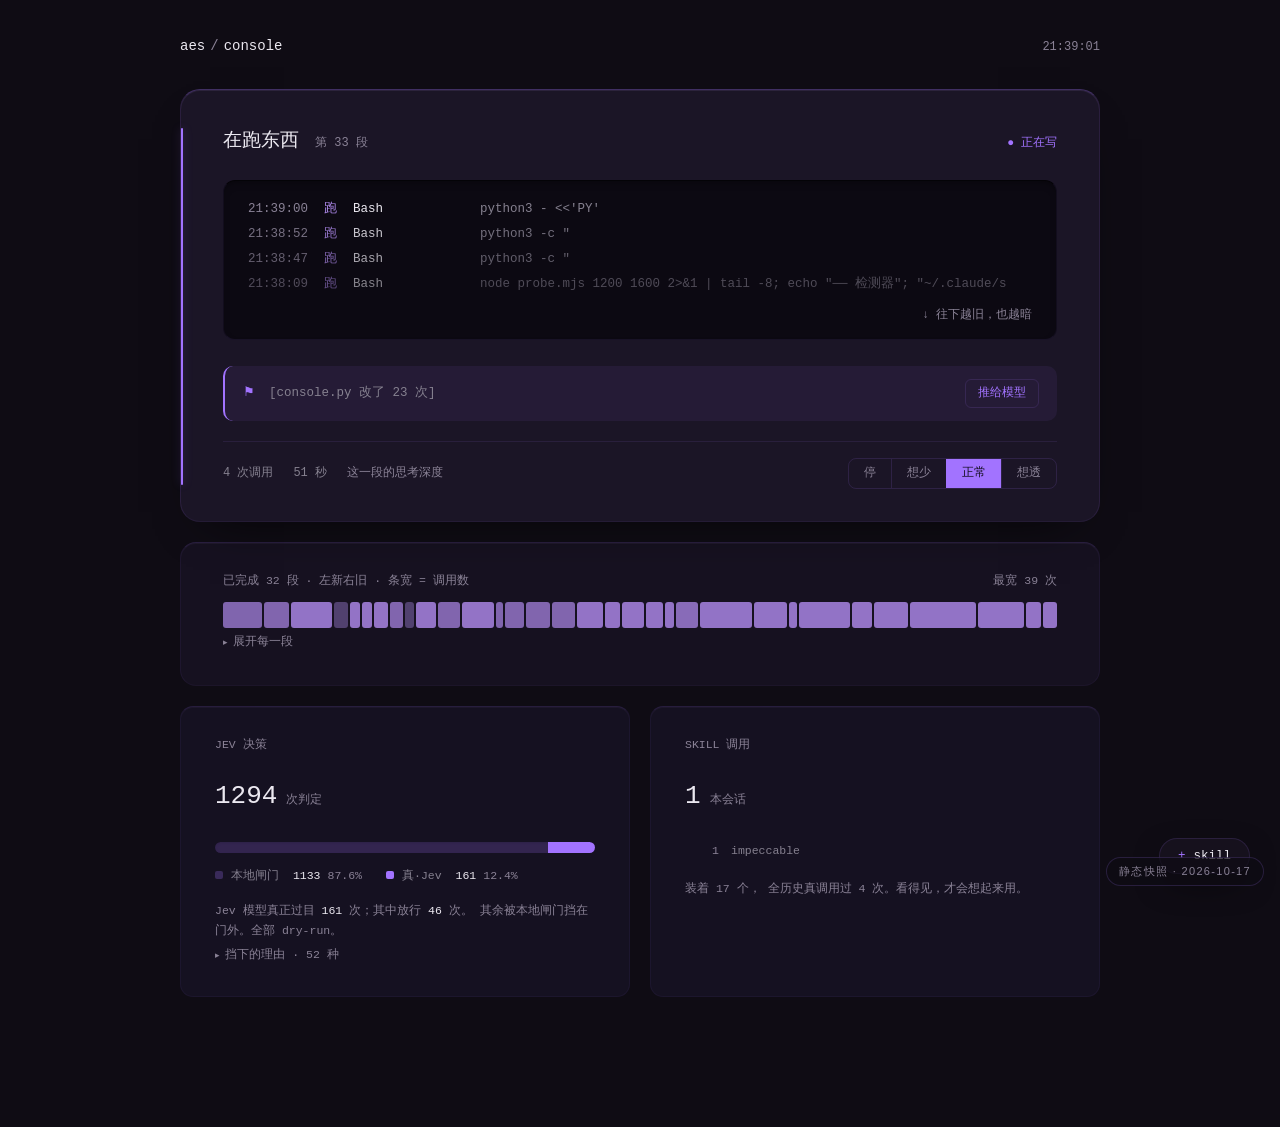
<file: aescco/index.html>
<!doctype html><html lang="zh"><meta charset="utf-8">
<meta name="viewport" content="width=device-width,initial-scale=1">
<title>aescco · 任务中控</title>
<style>
:root{
  /* 紫的暗部 → 紫，一个色族走到底。
     #0f0c14 是偏紫的暗（R15 G12 B20），不是 #0b0b0b 那种「中性近黑冒充黑」 */
  color-scheme:dark;
  --void:#0f0c14; --edge:rgba(162,115,255,.14);
  /* 板块色阶 —— 明度即重要性。越亮 = 此刻越该看 */
  --p1:#1b1526;   /* ① 现在（主体，浮起来） */
  --p2:#161120;   /* ② 历史 */
  --p3:#151121;   /* ③ 面板（退到最后）—— 原来 #130f1c 跟底色只差 1.5% 明度，退成了看不见 */
  --well:#0c0912;  /* 板块内部的「井」：凹下去的地方（如调用流的底） */
  /* --dim 原来 #5d5769，对五种底色全是 2.57–2.85:1，而它承的是时钟/标题/脚注这些正文字号。
     提到 #8a8296 后最差一组（在 --p1 上）也有 4.8:1，过 AA。 */
  --ink:#ebe8f0; --ghost:#85808f; --dim:#8a8296; --hair:#5d5769;
  --trace:#a273ff; --wake:#4a3d66;
}
*{box-sizing:border-box;margin:0;padding:0}
/* all:unset 把 UA 的 outline 一起抹了 —— 键盘用户在全页没有任何焦点指示 */
:focus-visible{outline:2px solid var(--trace); outline-offset:3px; border-radius:4px}
@media (prefers-reduced-motion: reduce){
  *{transition:none !important; animation:none !important}
}
body{
  background:var(--void); color:var(--ink); min-height:100vh;
  font-family:"Maple Mono NF CN","Maple Mono",ui-monospace,Menlo,monospace;
  font-size:13px; line-height:1.8; -webkit-font-smoothing:antialiased;
}
.wrap{max-width:1000px; margin:0 auto; padding:0 clamp(18px,4vw,40px) 130px}

/* ── 顶栏：只有身份和时间，没有统计数字 ─────────────────────── */
header{display:flex; align-items:baseline; padding:34px 0 30px}
.brand{font-size:14px}
.brand em{color:var(--dim); font-style:normal; margin:0 5px}
.clock{margin-left:auto; color:var(--dim); font-size:12px}

/* ── 现在这块：活的 ─────────────────────────────────────────── */
.slab{position:relative; background:var(--p1);
  /* 边框有方向：上沿最亮 → 下沿最暗。光从上面来，框才立得住 */
  border:1px solid;
  border-color:rgba(162,115,255,.28) rgba(162,115,255,.11) rgba(162,115,255,.07) rgba(162,115,255,.11);
  border-radius:20px; padding:34px 42px 32px 42px;
  box-shadow:inset 0 1px 0 rgba(196,158,255,.10), 0 20px 48px -30px rgba(0,0,0,.95)}
.slab::before{
  content:""; position:absolute; left:0; top:38px; bottom:36px; width:2px;
  background:var(--trace); border-radius:2px;
  box-shadow:0 0 10px rgba(162,115,255,.3);
}
.scream{display:flex; align-items:baseline; gap:16px; margin-bottom:22px}
.scream h1{font-size:19px; font-weight:500}
.scream .seg{color:var(--dim); font-size:12px}
.scream .live{margin-left:auto; color:var(--trace); font-size:11.5px}
.scream .live.idle{color:var(--dim)}

/* 调用流的「井」—— 凹下去。
   凸的（板块）上沿亮、下沿暗；凹的正相反：上沿压一道暗、下沿透一点光。
   同一束光，两种受光方式 —— 这才叫「凹」而不只是换了个底色 */
.stream{background:var(--well); border-radius:12px; padding:16px 24px 14px;
  font-size:12.5px; line-height:2.0; border:1px solid;
  border-color:rgba(0,0,0,.6) rgba(162,115,255,.05) rgba(162,115,255,.09) rgba(162,115,255,.05);
  box-shadow:inset 0 4px 12px -8px rgba(0,0,0,1)}
.stream .key{text-align:right; color:var(--dim); font-size:11.5px;
  line-height:1.7; margin-top:8px}
.ln{display:flex; gap:15px; white-space:nowrap}
.lt{color:var(--dim); flex:none; font-variant-numeric:tabular-nums}
.lk{flex:none; width:15px; text-align:center}
.lnm{flex:none; width:112px}
.la{color:var(--ghost); overflow:hidden; text-overflow:ellipsis}

/* ── 提醒 ───────────────────────────────────────────────────── */
.warn{margin:26px 0 4px; display:flex; align-items:center; gap:14px;
  padding:13px 18px; border-radius:10px; font-size:12.5px;
  border-left:2px solid var(--trace); background:rgba(162,115,255,.075)}
.warn .wi{color:var(--trace); flex:none}
.warn .wt{color:var(--ghost)}
.warn button{all:unset; cursor:pointer; margin-left:auto; flex:none; font-size:11.5px;
  color:var(--trace); padding:3px 12px; border-radius:6px; border:1px solid var(--edge);
  transition:background .14s,color .14s; font-family:inherit}
.warn button:hover{background:rgba(162,115,255,.14)}
.warn button.done{color:var(--dim); border-color:transparent; cursor:default}

/* ── 段底 ───────────────────────────────────────────────────── */
.foot{display:flex; align-items:center; gap:20px; margin-top:20px; padding-top:16px;
  border-top:1px solid rgba(162,115,255,.10); color:var(--ghost); font-size:12px;
  font-variant-numeric:tabular-nums}
.gears{margin-left:auto; display:flex; border:1px solid var(--edge);
  border-radius:8px; overflow:hidden}
.gears button{all:unset; cursor:pointer; padding:4px 15px; font-size:12px;
  color:var(--dim); transition:background .13s,color .13s; font-family:inherit}
.gears button:hover{background:rgba(162,115,255,.08); color:var(--ink)}
.gears button.on{background:var(--trace); color:#150f22; font-weight:500}
.gears button+button{border-left:1px solid var(--edge)}
.gt{color:var(--dim); font-size:11.5px; transition:color .2s}
.gt.sent{color:var(--trace)}

/* ── 历史：一条带 ───────────────────────────────────────────── */
.hist{margin-top:20px; background:var(--p2);
  border:1px solid;
  border-color:rgba(162,115,255,.15) rgba(162,115,255,.065) rgba(162,115,255,.045) rgba(162,115,255,.065);
  border-radius:16px; padding:28px 42px 28px 42px;
  box-shadow:inset 0 1px 0 rgba(196,158,255,.055)}
.hh{color:var(--dim); font-size:11.5px; margin-bottom:10px;
  display:flex; align-items:baseline; gap:16px}
.hmax{margin-left:auto; color:var(--dim); font-size:11.5px}
.strip{display:flex; gap:2px; height:26px}
/* 条带是唯一用颜色传意的元件，默认却压暗 45% —— 改成默认就看得清，hover 只是再加一点 */
.strip span{display:block; border-radius:3px; opacity:.82; cursor:default;
  transition:opacity .14s}
.strip span:hover{opacity:1}
.list{margin-top:14px; border-top:1px solid var(--edge); padding-top:10px}
.li{display:flex; align-items:baseline; gap:13px; padding:6px 2px; font-size:12px;
  color:var(--ghost)}
.li .n{color:var(--dim); flex:none; width:22px}
.li .k{flex:none; width:66px}
.li .a{flex:1; overflow:hidden; text-overflow:ellipsis; white-space:nowrap;
  color:var(--dim)}
.li .m{flex:none; color:var(--dim); font-size:11px}

/* ── 底部两栏：退到后面 ─────────────────────────────────────── */
.panels{display:grid; grid-template-columns:1fr 1fr; gap:20px; margin-top:20px}
/* 窄屏必须落单列 —— 原来两栏硬撑，页面最小宽度被顶到 445px，420 的屏直接切掉右缘 */
@media (max-width:860px){
  .panels{grid-template-columns:1fr}
  .hh{flex-wrap:wrap; gap:2px 16px}
  .hmax{margin-left:0}
  .foot{flex-wrap:wrap}
  .gears{margin-left:0}
  .scream{flex-wrap:wrap}
  .scream .live{margin-left:0; width:100%}
  .orb{right:16px; bottom:16px; padding:9px 15px}
  .drawer{right:16px; bottom:62px; width:min(292px,calc(100vw - 32px))}
}
/* 窄屏的调用流改两行式：时间+动作+工具名一行，参数另起一行缩进。
   原来横着排会横向撑破（一行 nowrap 的长度就是页面最小宽度） */
@media (max-width:640px){
  .slab{padding:26px 20px 24px 24px}
  .stream{padding:14px 16px 12px}
  .ln{display:block}
  .la{display:block; padding-left:38px; color:var(--dim)}
}
.panel{background:var(--p3);
  border:1px solid;
  border-color:rgba(162,115,255,.13) rgba(162,115,255,.06) rgba(162,115,255,.055) rgba(162,115,255,.06);
  border-radius:13px; padding:28px 34px 26px;
  box-shadow:inset 0 1px 0 rgba(196,158,255,.045)}
.panel h2{font-size:11.5px; color:var(--dim); font-weight:400; margin-bottom:18px}
.big{font-size:26px; font-weight:300; margin-bottom:18px;
  font-variant-numeric:tabular-nums}
.big i{font-style:normal; font-size:11.5px; color:var(--dim); margin-left:9px}
/* JEV：一根 100% 堆叠条 —— 两个互斥的部分合起来就是全部 */
.split{display:flex; height:11px; border-radius:6px; overflow:hidden;
  margin:22px 0 13px; background:var(--well);
  box-shadow:inset 0 1px 2px rgba(0,0,0,.6)}
.split i{display:block; height:100%}
.split .sa{background:rgba(162,115,255,.26)}
.split .sb{background:var(--trace)}
.lgd{display:flex; flex-wrap:wrap; gap:8px 24px; font-size:11.5px;
  color:var(--ghost); margin-bottom:4px}
.lgd b{color:var(--ink); font-weight:500; margin-left:7px;
  font-variant-numeric:tabular-nums}
.lgd em{font-style:normal; color:var(--dim); margin-left:7px}
.lgd .dot{display:inline-block; width:8px; height:8px; border-radius:2px; margin-right:8px}
.lgd .dot.a{background:rgba(162,115,255,.26)}
.lgd .dot.b{background:var(--trace)}
.note-p{color:var(--dim); font-size:11.5px; line-height:1.75; margin-top:14px}
.note-p b{color:var(--ink); font-weight:500}
.jr{display:flex; gap:12px; font-size:11.5px; padding:3px 0; color:var(--ghost)}
.jc{width:34px; text-align:right; color:var(--dim); flex:none;
  font-variant-numeric:tabular-nums}
.jk{overflow:hidden; text-overflow:ellipsis; white-space:nowrap}

/* ── 收纳 ───────────────────────────────────────────────────── */
details.fold>summary{list-style:none; cursor:pointer; color:var(--dim); font-size:11.5px;
  padding:4px 0; user-select:none; transition:color .13s}
details.fold>summary::-webkit-details-marker{display:none}
details.fold>summary:hover{color:var(--ghost)}
details.fold>summary::before{content:"▸ "; font-size:9px}
details.fold[open]>summary::before{content:"▾ "}
details.fold[open]>summary{margin-bottom:6px}

/* ── 抽屉 ───────────────────────────────────────────────────── */
.orb{position:fixed; right:30px; bottom:26px; display:flex; align-items:center; gap:8px;
  padding:10px 18px; border-radius:24px; cursor:pointer; font-size:12.5px;
  background:rgba(23,19,31,.92); backdrop-filter:blur(16px);
  border:1px solid var(--edge); color:var(--ink); font-family:inherit;
  box-shadow:0 12px 34px -10px rgba(0,0,0,.9);
  transition:border-color .14s,transform .14s; z-index:20}
.orb:hover{border-color:var(--trace); transform:translateY(-1px)}
.orb b{color:var(--trace); font-weight:400}
.drawer{position:fixed; right:30px; bottom:74px; width:292px; max-height:58vh;
  overflow-y:auto; background:rgba(23,19,31,.975); backdrop-filter:blur(20px);
  border:1px solid var(--edge); border-radius:13px; padding:14px; z-index:19;
  box-shadow:0 24px 60px -18px rgba(0,0,0,.95);
  opacity:0; transform:translateY(7px) scale(.985); pointer-events:none;
  transition:opacity .16s ease,transform .16s ease}
.drawer.on{opacity:1; transform:none; pointer-events:auto}
.dsearch{width:100%; background:rgba(162,115,255,.06); border:1px solid var(--edge);
  border-radius:8px; padding:7px 11px; color:var(--ink); font-size:12.5px; outline:none;
  font-family:inherit; margin-bottom:4px}
.dsearch:focus{border-color:var(--trace)}
.dsearch::placeholder{color:var(--dim)}
.dgrp{color:var(--dim); font-size:11.5px; margin:16px 4px 7px}
.ditem{padding:6px 9px; border-radius:7px; font-size:12px; color:var(--ghost);
  cursor:pointer; display:flex; gap:10px; align-items:baseline}
.ditem:hover{background:rgba(162,115,255,.09); color:var(--ink)}
.ditem b{font-weight:400; flex:none; color:var(--ink); opacity:.85; font-size:11.5px}
.ditem b.hot{color:var(--trace); opacity:1}
.ditem small{color:var(--dim); font-size:11px; overflow:hidden;
  text-overflow:ellipsis; white-space:nowrap}
.dcold{margin-left:auto; color:var(--dim); font-size:11.5px; flex:none}
</style>

<div class="wrap">
  <header>
    <div class="brand">aes<em>/</em>console</div>
    <div class="clock">21:39:01</div>
  </header>

  <div class="slab">
    <div class="scream">
      <h1>在跑东西</h1>
      <span class="seg">第 33 段</span>
      <span class="live">● 正在写</span>
    </div>

    <div class="stream"><div class="ln" style="opacity:1.000"><span class="lt">21:39:00</span><span class="lk" style="color:#ae89eb">跑</span><span class="lnm">Bash</span><span class="la">python3 - &lt;&lt;&#x27;PY&#x27;</span></div><div class="ln" style="opacity:0.850"><span class="lt">21:38:52</span><span class="lk" style="color:#ae89eb">跑</span><span class="lnm">Bash</span><span class="la">python3 -c &quot;</span></div><div class="ln" style="opacity:0.700"><span class="lt">21:38:47</span><span class="lk" style="color:#ae89eb">跑</span><span class="lnm">Bash</span><span class="la">python3 -c &quot;</span></div><div class="ln" style="opacity:0.550"><span class="lt">21:38:09</span><span class="lk" style="color:#ae89eb">跑</span><span class="lnm">Bash</span><span class="la">node probe.mjs 1200 1600 2&gt;&amp;1 | tail -8; echo &quot;── 检测器&quot;; &quot;~/.claude/s</span></div><div class="key">↓ 往下越旧，也越暗</div></div>

    <div class="warn"><span class="wi">⚑</span><span class="wt">[console.py 改了 23 次]</span><button id="push" data-text="[console.py 改了 23 次]">推给模型</button></div>

    <div class="foot">
      <span>4 次调用</span>
      <span>51 秒</span>
      <span class="gt" id="gnote">这一段的思考深度</span>
      <div class="gears">
        <button data-d="停">停</button><button data-d="想少">想少</button>
        <button class="on" data-d="正常">正常</button><button data-d="想透">想透</button>
      </div>
    </div>
  </div>

  <div class="hist">
    <div class="hh">已完成 32 段 · 左新右旧 · 条宽 = 调用数
      <span class="hmax">最宽 39 次</span></div>
    <div class="strip"><span style="flex:23;background:#9878ce" title="#32  在改东西 · 23 次 · 4 分"></span><span style="flex:15;background:#9878ce" title="#31  在改东西 · 15 次 · 2 分"></span><span style="flex:24;background:#ae89eb" title="#30  在跑东西 · 24 次 · 15 分"></span><span style="flex:8;background:#5e4c81" title="#29  在做 · 8 次 · 33 秒"></span><span style="flex:6;background:#ae89eb" title="#28  在跑东西 · 6 次 · 1 分"></span><span style="flex:6;background:#ae89eb" title="#27  在跑东西 · 6 次 · 1 分"></span><span style="flex:8;background:#ae89eb" title="#26  在跑东西 · 8 次 · 1 分"></span><span style="flex:8;background:#9878ce" title="#25  在改东西 · 8 次 · 8 分"></span><span style="flex:5;background:#5e4c81" title="#24  在做 · 5 次 · 7 秒"></span><span style="flex:12;background:#ae89eb" title="#23  在跑东西 · 12 次 · 9.3 小时"></span><span style="flex:13;background:#9878ce" title="#22  在改东西 · 13 次 · 8 分"></span><span style="flex:19;background:#ae89eb" title="#21  在跑东西 · 19 次 · 27 分"></span><span style="flex:4;background:#9878ce" title="#20  在改东西 · 4 次 · 6 分"></span><span style="flex:11;background:#9878ce" title="#19  在改东西 · 11 次 · 3 分"></span><span style="flex:14;background:#9878ce" title="#18  在改东西 · 14 次 · 3 分"></span><span style="flex:14;background:#9878ce" title="#17  在改东西 · 14 次 · 5 分"></span><span style="flex:15;background:#ae89eb" title="#16  在跑东西 · 15 次 · 17 分"></span><span style="flex:9;background:#ae89eb" title="#15  在跑东西 · 9 次 · 12 分"></span><span style="flex:13;background:#ae89eb" title="#14  在跑东西 · 13 次 · 19 分"></span><span style="flex:10;background:#ae89eb" title="#13  在跑东西 · 10 次 · 26 分"></span><span style="flex:5;background:#ae89eb" title="#12  在跑东西 · 5 次 · 4 分"></span><span style="flex:13;background:#a17fda" title="#11  在查网 · 13 次 · 13 分"></span><span style="flex:31;background:#ae89eb" title="#10  在跑东西 · 31 次 · 9.5 小时"></span><span style="flex:19;background:#ae89eb" title="#9  在跑东西 · 19 次 · 37 分"></span><span style="flex:5;background:#ae89eb" title="#8  在跑东西 · 5 次 · 4 分"></span><span style="flex:30;background:#ae89eb" title="#7  在跑东西 · 30 次 · 26 分"></span><span style="flex:12;background:#ae89eb" title="#6  在跑东西 · 12 次 · 2 分"></span><span style="flex:20;background:#ae89eb" title="#5  在跑东西 · 20 次 · 9 分"></span><span style="flex:39;background:#ae89eb" title="#4  在跑东西 · 39 次 · 5 分"></span><span style="flex:27;background:#ae89eb" title="#3  在跑东西 · 27 次 · 32 分"></span><span style="flex:9;background:#ae89eb" title="#2  在跑东西 · 9 次 · 1 分"></span><span style="flex:8;background:#ae89eb" title="#1  在跑东西 · 8 次 · 11 秒"></span></div>
    <details class="fold"><summary>展开每一段</summary><div class="list"><div class="li"><span class="n">01</span><span class="k" style="color:#ae89eb">在跑东西</span><span class="a">grep -ril &quot;jev&quot; ~/.claude/projects/-Us</span><span class="m">8 次 · 11 秒</span></div><div class="li"><span class="n">02</span><span class="k" style="color:#ae89eb">在跑东西</span><span class="a">/opt/homebrew/bin/python3 - &lt;&lt;&#x27;PY&#x27;</span><span class="m">9 次 · 1 分</span></div><div class="li"><span class="n">03</span><span class="k" style="color:#ae89eb">在跑东西</span><span class="a">grep -c &quot;sk-&quot; ~/jev-approve.log; echo &quot;--- 日志</span><span class="m">27 次 · 32 分</span></div><div class="li"><span class="n">04</span><span class="k" style="color:#ae89eb">在跑东西</span><span class="a">L=~/Library/Application\ Support/Code/logs; echo &quot;=== 最</span><span class="m">39 次 · 5 分</span></div><div class="li"><span class="n">05</span><span class="k" style="color:#ae89eb">在跑东西</span><span class="a">echo &quot;=== 他的 keybindings.json ===&quot;; cat &quot;$HOM</span><span class="m">20 次 · 9 分</span></div><div class="li"><span class="n">06</span><span class="k" style="color:#ae89eb">在跑东西</span><span class="a">A=&quot;/Applications/Visual Studio Code.app/Contents/Resour</span><span class="m">12 次 · 2 分</span></div><div class="li"><span class="n">07</span><span class="k" style="color:#ae89eb">在跑东西</span><span class="a">/opt/homebrew/bin/python3 - &lt;&lt;&#x27;PY&#x27;</span><span class="m">30 次 · 26 分</span></div><div class="li"><span class="n">08</span><span class="k" style="color:#ae89eb">在跑东西</span><span class="a">/opt/homebrew/bin/python3 - &lt;&lt;&#x27;PY&#x27;</span><span class="m">5 次 · 4 分</span></div><div class="li"><span class="n">09</span><span class="k" style="color:#ae89eb">在跑东西</span><span class="a">/opt/homebrew/bin/python3 - &lt;&lt;&#x27;PY&#x27;</span><span class="m">19 次 · 37 分</span></div><div class="li"><span class="n">10</span><span class="k" style="color:#ae89eb">在跑东西</span><span class="a">G=&quot;$HOME/Library/Application Support/Code/User&quot;; /</span><span class="m">31 次 · 9.5 小时</span></div><div class="li"><span class="n">11</span><span class="k" style="color:#a17fda">在查网</span><span class="a">new AI model release October 14 2026</span><span class="m">13 次 · 13 分</span></div><div class="li"><span class="n">12</span><span class="k" style="color:#ae89eb">在跑东西</span><span class="a">cd ~/.claude/projects/-Users-wuaeri/memory</span><span class="m">5 次 · 4 分</span></div><div class="li"><span class="n">13</span><span class="k" style="color:#ae89eb">在跑东西</span><span class="a">cd ~/.claude/projects/-Users-wuaeri</span><span class="m">10 次 · 26 分</span></div><div class="li"><span class="n">14</span><span class="k" style="color:#ae89eb">在跑东西</span><span class="a">echo &quot;=== skills-manager 结构 ===&quot;</span><span class="m">13 次 · 19 分</span></div><div class="li"><span class="n">15</span><span class="k" style="color:#ae89eb">在跑东西</span><span class="a">export PATH=&quot;$PATH:/opt/homebrew/bin&quot;</span><span class="m">9 次 · 12 分</span></div><div class="li"><span class="n">16</span><span class="k" style="color:#ae89eb">在跑东西</span><span class="a">export PATH=&quot;$PATH:$HOME/.local/bin&quot;</span><span class="m">15 次 · 17 分</span></div><div class="li"><span class="n">17</span><span class="k" style="color:#9878ce">在改东西</span><span class="a">console.py</span><span class="m">14 次 · 5 分</span></div><div class="li"><span class="n">18</span><span class="k" style="color:#9878ce">在改东西</span><span class="a">console.py</span><span class="m">14 次 · 3 分</span></div><div class="li"><span class="n">19</span><span class="k" style="color:#9878ce">在改东西</span><span class="a">console.py</span><span class="m">11 次 · 3 分</span></div><div class="li"><span class="n">20</span><span class="k" style="color:#9878ce">在改东西</span><span class="a">console.py</span><span class="m">4 次 · 6 分</span></div><div class="li"><span class="n">21</span><span class="k" style="color:#ae89eb">在跑东西</span><span class="a">cd ~/Projects/aes-console</span><span class="m">19 次 · 27 分</span></div><div class="li"><span class="n">22</span><span class="k" style="color:#9878ce">在改东西</span><span class="a">console.py</span><span class="m">13 次 · 8 分</span></div><div class="li"><span class="n">23</span><span class="k" style="color:#ae89eb">在跑东西</span><span class="a">wc -l console.py &amp;&amp; sed -n &#x27;455,520p&#x27; cons</span><span class="m">12 次 · 9.3 小时</span></div><div class="li"><span class="n">24</span><span class="k" style="color:#5e4c81">在做</span><span class="a">TaskCreate</span><span class="m">5 次 · 7 秒</span></div><div class="li"><span class="n">25</span><span class="k" style="color:#9878ce">在改东西</span><span class="a">serve.py</span><span class="m">8 次 · 8 分</span></div><div class="li"><span class="n">26</span><span class="k" style="color:#ae89eb">在跑东西</span><span class="a">cd ~/Projects/aes-console &amp;&amp; time python</span><span class="m">8 次 · 1 分</span></div><div class="li"><span class="n">27</span><span class="k" style="color:#ae89eb">在跑东西</span><span class="a">chmod +x inbox-hook.sh &amp;&amp; mkdir -p ~/.claude/console</span><span class="m">6 次 · 1 分</span></div><div class="li"><span class="n">28</span><span class="k" style="color:#ae89eb">在跑东西</span><span class="a">pkill -f &quot;python3 serve.py&quot; ; sleep 0.5; nohup pyt</span><span class="m">6 次 · 1 分</span></div><div class="li"><span class="n">29</span><span class="k" style="color:#5e4c81">在做</span><span class="a">TaskUpdate</span><span class="m">8 次 · 33 秒</span></div><div class="li"><span class="n">30</span><span class="k" style="color:#ae89eb">在跑东西</span><span class="a">printf &#x27;%s\n%s\n&#x27; &#x27;{&quot;ts&quot;: &quot;1&q</span><span class="m">24 次 · 15 分</span></div><div class="li"><span class="n">31</span><span class="k" style="color:#9878ce">在改东西</span><span class="a">console.py</span><span class="m">15 次 · 2 分</span></div><div class="li"><span class="n">32</span><span class="k" style="color:#9878ce">在改东西</span><span class="a">console.py</span><span class="m">23 次 · 4 分</span></div></div></details>
  </div>

  <div class="panels">
    <section class="panel">
      <h2>JEV 决策</h2>
      <div class="big">1294<i>次判定</i></div>
      <div class="split">
        <i class="sa" style="width:87.6%"></i><i class="sb" style="width:12.4%"></i>
      </div>
      <div class="lgd">
        <span><i class="dot a"></i>本地闸门 <b>1133</b><em>87.6%</em></span>
        <span><i class="dot b"></i>真·Jev <b>161</b><em>12.4%</em></span>
      </div>
      <p class="note-p">Jev 模型真正过目 <b>161</b> 次；其中放行 <b>46</b> 次。
        其余被本地闸门挡在门外。全部 dry-run。</p>
      <details class="fold"><summary>挡下的理由 · 52 种</summary><div class="jr"><span class="jc">455</span><span class="jk">empty or too long</span></div><div class="jr"><span class="jc">240</span><span class="jk">multi-line</span></div><div class="jr"><span class="jc">221</span><span class="jk">hard-no pattern</span></div><div class="jr"><span class="jc">139</span><span class="jk">mode auto</span></div><div class="jr"><span class="jc">35</span><span class="jk">mode plan</span></div><div class="jr"><span class="jc">21</span><span class="jk">Jev: read-only p=0.97</span></div><div class="jr"><span class="jc">17</span><span class="jk">Jev: p=0.01 below 0.95</span></div><div class="jr"><span class="jc">16</span><span class="jk">jev error: TimeoutError</span></div><div class="jr"><span class="jc">15</span><span class="jk">mode dontAsk</span></div></details>
    </section>
    <section class="panel">
      <h2>SKILL 调用</h2>
      <div class="big">1<i>本会话</i></div>
      <div class="jr"><span class="jc">1</span><span class="jk">impeccable</span></div>
      <p class="note-p">装着 17 个，
        全历史真调用过 4 次。看得见，才会想起来用。</p>
    </section>
  </div>
</div>

<button class="orb" id="orb" aria-expanded="false" aria-controls="drawer"><b>+</b> skill</button>
<div class="drawer" id="drawer" role="dialog" aria-label="skill 抽屉">
  <input class="dsearch" id="dsearch" aria-label="搜索 skill"
         placeholder="搜索 skill…" autocomplete="off">
  <div id="dlist"><div class="dgrp">写作 · 一条流水线</div><div class="ditem"><b class="">writing-fragments</b><small>攒碎片，不定结构</small><span class="dcold">从未</span></div><div class="ditem"><b class="">writing-shape</b><small>逐段成形</small><span class="dcold">从未</span></div><div class="ditem"><b class="">writing-beats</b><small>按 beat 组装</small><span class="dcold">从未</span></div><div class="dgrp">拷问 · 一个东西三个档</div><div class="ditem"><b class="">grilling</b><small>拷问计划 / 决定</small><span class="dcold">从未</span></div><div class="ditem"><b class="">grill-me</b><small>同上，不出文档</small><span class="dcold">从未</span></div><div class="ditem"><b class="">grill-with-docs</b><small>同上，顺产 ADR + 术语表</small><span class="dcold">从未</span></div><div class="dgrp">设计</div><div class="ditem"><b class="hot">impeccable</b><small>设计 / 重塑 / 打磨</small><span class="dcold">本会话 1 · 共 2</span></div><div class="ditem"><b class="">ui-motion</b><small>动效 · 不要 AI 味</small><span class="dcold">1 次</span></div><div class="ditem"><b class="">frontend-design</b><small>视觉方向 + 反 AI 味清单</small><span class="dcold">从未</span></div><div class="dgrp">教学 · 元</div><div class="ditem"><b class="">teach</b><small>讲清一个概念</small><span class="dcold">从未</span></div><div class="ditem"><b class="">find-skills</b><small>找 / 装 skill</small><span class="dcold">从未</span></div><div class="ditem"><b class="">domain-modeling</b><small>钉术语 + ADR</small><span class="dcold">从未</span></div><div class="dgrp">中控自己要用的（本项目装的那批）</div><div class="ditem"><b class="">hook-development</b><small>写 hook · 注入通道</small><span class="dcold">从未</span></div><div class="ditem"><b class="">plugin-structure</b><small>插件骨架</small><span class="dcold">从未</span></div><div class="ditem"><b class="">mcp-integration</b><small>本地服务</small><span class="dcold">从未</span></div><div class="ditem"><b class="">observability-and-instrumentation</b><small>埋点方法论</small><span class="dcold">从未</span></div><div class="ditem"><b class="">agent-pulse</b><small>现成的观测层</small><span class="dcold">从未</span></div><div class="dgrp">全历史 —— 装着 5 组，真调用过 4 次</div></div>
</div>

<script>
/* ── 投递：页面里只有这一条真通道。档位和提醒都走它 ─────────────
   详见 README 不变式 3：进模型的措辞一律名词短语，不带动词不带问号 */
const ONLINE = location.protocol === 'http:';
async function push(text) {
  if (!ONLINE) return false;
  try {
    const r = await fetch('/push', {method: 'POST',
      headers: {'Content-Type': 'application/json'},
      body: JSON.stringify({text})});
    return !!(await r.json()).ok;
  } catch (e) { return false; }
}

/* ── 档位：不再是个只换高亮的死开关。点一下 = 往邮箱投一条 [深度=…] */
const gnote = document.getElementById('gnote');
const gtext = gnote ? gnote.textContent : '';
document.querySelectorAll('.gears button').forEach(b => b.addEventListener('click', async () => {
  b.parentNode.querySelectorAll('button').forEach(x => x.classList.remove('on'));
  b.classList.add('on');
  const payload = '[深度=' + b.dataset.d + ']';
  const ok = await push(payload);
  if (gnote) {
    gnote.textContent = ok ? '已投递 ' + payload + ' · 模型下一次工具调用时读到'
                           : (ONLINE ? '投递失败' : '档位要接邮箱，得先跑 serve.py');
    gnote.classList.toggle('sent', ok);
    setTimeout(() => { gnote.textContent = gtext; gnote.classList.remove('sent'); }, 3200);
  }
}));
const orb = document.getElementById('orb'), dw = document.getElementById('drawer');
function toggleDrawer(v) {
  const on = v === undefined ? !dw.classList.contains('on') : v;
  dw.classList.toggle('on', on);
  orb.setAttribute('aria-expanded', on ? 'true' : 'false');
}
orb.addEventListener('click', e => { e.stopPropagation(); toggleDrawer(); });
document.addEventListener('click', e => {
  if (!dw.contains(e.target) && !orb.contains(e.target)) toggleDrawer(false);
});
document.addEventListener('keydown', e => { if (e.key === 'Escape') toggleDrawer(false); });
document.getElementById('dsearch').addEventListener('input', e => {
  const q = e.target.value.toLowerCase();
  document.querySelectorAll('#dlist .ditem').forEach(el => {
    el.style.display = el.textContent.toLowerCase().includes(q) ? '' : 'none';
  });
});
/* ── 提醒那条：投递成功后自锁，不给二次投递的机会 ─────────────── */
const pb = document.getElementById('push');
if (pb) pb.addEventListener('click', async () => {
  if (pb.disabled) return;
  if (!ONLINE) { pb.textContent = '得先跑 serve.py'; return; }
  pb.textContent = '投递中';
  const ok = await push(pb.dataset.text || '');
  pb.textContent = ok ? '已投进邮箱' : '投递失败';
  if (ok) { pb.classList.add('done'); pb.disabled = true; }
});

/* ── 自刷新：盯 /rev，段数或末次调用一变就重载 ──────────────────
   两个例外：正在选中文字时不重载（不然选中态被 DOM 换掉清零），
   抽屉开着时也不重载（不然读 skill 读到一半被打断） */
if (ONLINE) {
  let rev = null;
  setInterval(async () => {
    try {
      const t = await (await fetch('/rev')).text();
      if (rev === null) { rev = t; return; }
      if (t === rev) return;
      if (String(window.getSelection()) .length) return;
      if (dw.classList.contains('on')) return;
      rev = t;
      sessionStorage.setItem('aes-scroll', String(window.scrollY));
      location.reload();
    } catch (e) {}
  }, 2500);
  const sy = sessionStorage.getItem('aes-scroll');
  if (sy) { window.scrollTo(0, +sy); sessionStorage.removeItem('aes-scroll'); }
}
</script>
<div style="position:fixed;right:16px;bottom:14px;z-index:9999;font:11px -apple-system,PingFang SC,sans-serif;letter-spacing:.12em;color:#8a8296;background:rgba(15,12,20,.72);border:1px solid rgba(162,115,255,.18);border-radius:999px;padding:6px 12px;pointer-events:none">静态快照 · 2026-10-17</div></html>
</file>
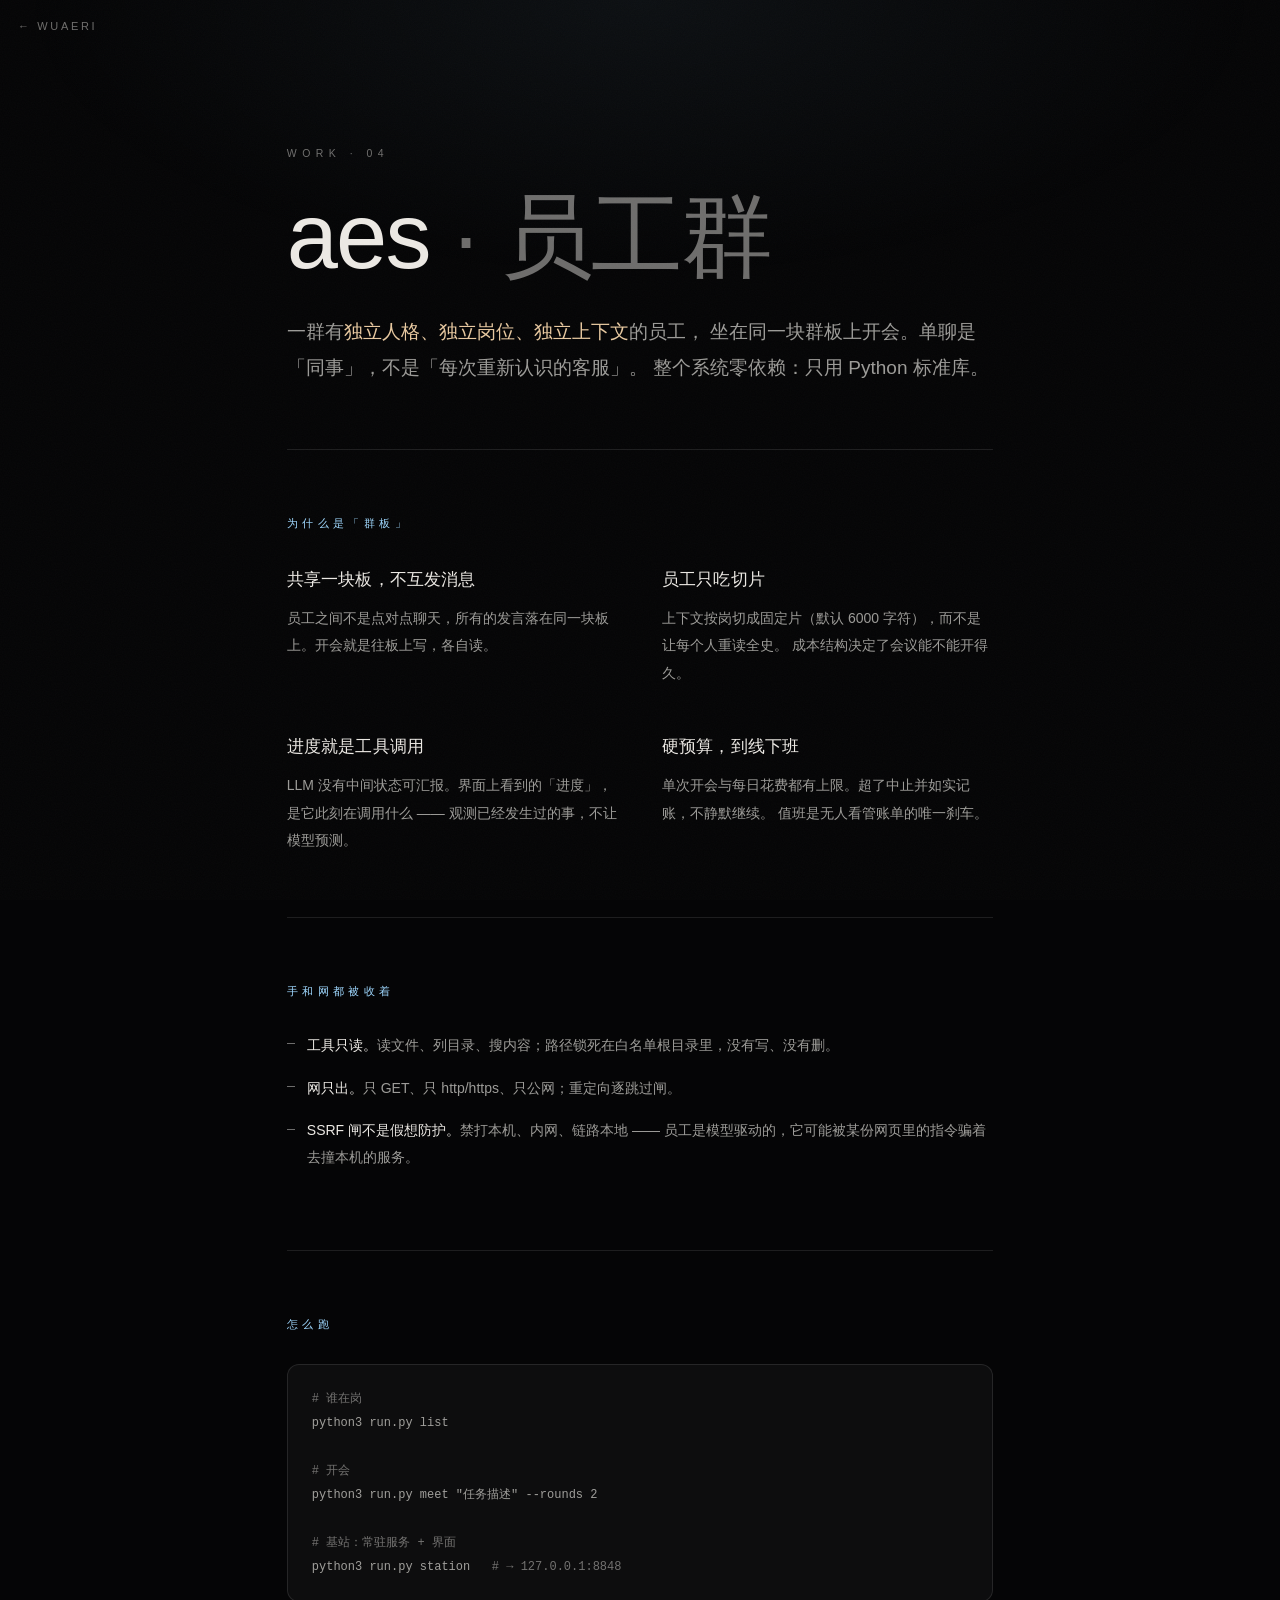
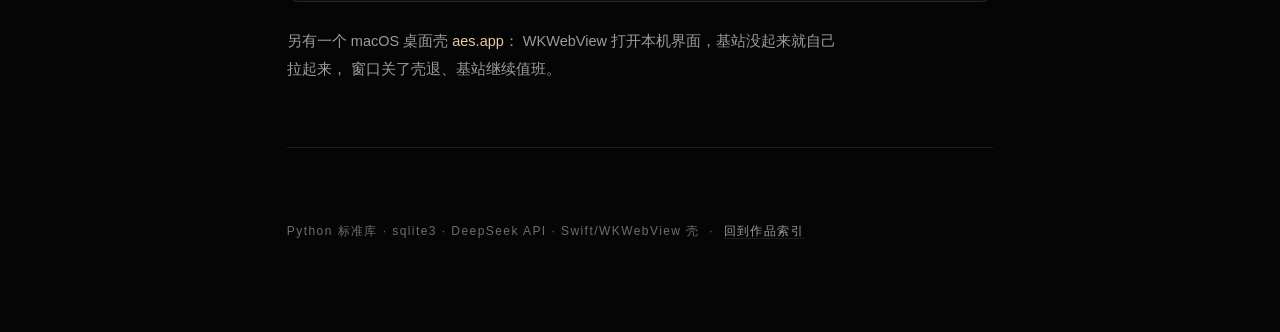
<file: aesgroup/index.html>
<!doctype html>
<html lang="zh-Hans">
<head>
<meta charset="utf-8">
<meta name="viewport" content="width=device-width,initial-scale=1">
<title>aes · 本机员工群</title>
<style>
:root{
  color-scheme:dark;
  --bg:#050506;
  --fg:#ece9e4;
  --fg-2:rgba(236,233,228,.66);
  --fg-3:rgba(236,233,228,.46);
  --line:rgba(255,255,255,.10);
  --pulse:#9fd8ff;
  --warm:#e8c9a0;
  --ease:cubic-bezier(.22,1,.36,1);
  --pad:clamp(22px,6vw,84px);
}
*{margin:0;padding:0;box-sizing:border-box}
html{scroll-behavior:smooth}
body{
  background:var(--bg); color:var(--fg);
  font-family:-apple-system,"SF Pro Display","PingFang SC","Helvetica Neue",sans-serif;
  -webkit-font-smoothing:antialiased;
  line-height:1.9;
  overflow-x:hidden;
}
body::before{
  content:""; position:fixed; inset:0; pointer-events:none; opacity:.028; z-index:9;
  background-image:url("data:image/svg+xml,%3Csvg xmlns='http://www.w3.org/2000/svg' width='120' height='120'%3E%3Cfilter id='n'%3E%3CfeTurbulence type='fractalNoise' baseFrequency='0.85' numOctaves='3'/%3E%3C/filter%3E%3Crect width='120' height='120' filter='url(%23n)'/%3E%3C/svg%3E");
}
body::after{
  content:""; position:fixed; top:0; left:0; right:0; height:46vh; pointer-events:none; z-index:0;
  background:radial-gradient(ellipse 72% 100% at 50% 0%, rgba(159,216,255,.055) 0%, rgba(159,216,255,0) 68%);
}
.wrap{position:relative; z-index:1; max-width:860px; margin:0 auto; padding:0 var(--pad)}
a{color:inherit}
.back{
  position:fixed; left:18px; top:16px; z-index:10;
  font-size:11px; letter-spacing:.24em; text-transform:uppercase;
  color:var(--fg-3); text-decoration:none;
  transition:color .3s var(--ease);
}
.back:hover{color:var(--pulse)}
header{padding:clamp(96px,16vh,170px) 0 clamp(44px,7vh,72px)}
.kicker{
  font-size:10.5px; letter-spacing:.52em; text-transform:uppercase;
  color:var(--fg-3); margin-bottom:26px;
}
h1{
  font-size:clamp(46px,9vw,92px); font-weight:200; letter-spacing:-.02em;
  line-height:1.02; margin-bottom:30px;
}
h1 .thin{color:var(--fg-3)}
.lede{
  font-size:clamp(16px,2.2vw,19px); color:var(--fg-2); max-width:38em;
}
.lede strong{color:var(--warm); font-weight:400}
section{padding:clamp(38px,7vh,74px) 0; border-top:1px solid var(--line)}
h2{
  font-size:11px; font-weight:500; letter-spacing:.4em; text-transform:uppercase;
  color:var(--pulse); margin-bottom:30px;
}
.grid{display:grid; grid-template-columns:repeat(2,1fr); gap:clamp(22px,4vw,44px)}
.card h3{font-size:16.5px; font-weight:500; margin-bottom:10px; letter-spacing:.01em}
.card p{font-size:14px; color:var(--fg-2); line-height:1.95}
.mono{
  font-family:"SF Mono",ui-monospace,Menlo,monospace;
  font-size:12px; color:var(--fg-2);
  background:rgba(255,255,255,.035);
  border:1px solid var(--line); border-radius:12px;
  padding:22px 24px; overflow-x:auto; line-height:2;
  white-space:pre;
}
.mono .c{color:var(--fg-3)}
.mono .k{color:var(--pulse)}
ul.notes{list-style:none}
ul.notes li{
  position:relative; padding-left:20px; margin-bottom:16px;
  font-size:14px; color:var(--fg-2);
}
ul.notes li::before{
  content:""; position:absolute; left:0; top:.8em; width:8px; height:1px; background:var(--fg-3);
}
ul.notes strong{color:var(--fg); font-weight:500}
footer{
  padding:clamp(44px,8vh,90px) 0 clamp(60px,10vh,120px);
  border-top:1px solid var(--line);
  font-size:12px; color:var(--fg-3); letter-spacing:.12em;
}
footer a{color:var(--fg-2); text-decoration:none; border-bottom:1px solid var(--line)}
@media (max-width:720px){
  .grid{grid-template-columns:1fr}
}
</style>
</head>
<body>
<a class="back" href="../">← wuaeri</a>

<div class="wrap">
  <header>
    <p class="kicker">Work · 04</p>
    <h1>aes<span class="thin"> · 员工群</span></h1>
    <p class="lede">
      一群有<strong>独立人格、独立岗位、独立上下文</strong>的员工，
      坐在同一块群板上开会。单聊是「同事」，不是「每次重新认识的客服」。
      整个系统零依赖：只用 Python 标准库。
    </p>
  </header>

  <section>
    <h2>为什么是「群板」</h2>
    <div class="grid">
      <div class="card">
        <h3>共享一块板，不互发消息</h3>
        <p>员工之间不是点对点聊天，所有的发言落在同一块板上。开会就是往板上写，各自读。</p>
      </div>
      <div class="card">
        <h3>员工只吃切片</h3>
        <p>上下文按岗切成固定片（默认 6000 字符），而不是让每个人重读全史。
        成本结构决定了会议能不能开得久。</p>
      </div>
      <div class="card">
        <h3>进度就是工具调用</h3>
        <p>LLM 没有中间状态可汇报。界面上看到的「进度」，
        是它此刻在调用什么 —— 观测已经发生过的事，不让模型预测。</p>
      </div>
      <div class="card">
        <h3>硬预算，到线下班</h3>
        <p>单次开会与每日花费都有上限。超了中止并如实记账，不静默继续。
        值班是无人看管账单的唯一刹车。</p>
      </div>
    </div>
  </section>

  <section>
    <h2>手和网都被收着</h2>
    <ul class="notes">
      <li><strong>工具只读。</strong>读文件、列目录、搜内容；路径锁死在白名单根目录里，没有写、没有删。</li>
      <li><strong>网只出。</strong>只 GET、只 http/https、只公网；重定向逐跳过闸。</li>
      <li><strong>SSRF 闸不是假想防护。</strong>禁打本机、内网、链路本地 ——
          员工是模型驱动的，它可能被某份网页里的指令骗着去撞本机的服务。</li>
    </ul>
  </section>

  <section>
    <h2>怎么跑</h2>
    <pre class="mono"><span class="c"># 谁在岗</span>
python3 run.py list

<span class="c"># 开会</span>
python3 run.py meet "任务描述" --rounds 2

<span class="c"># 基站：常驻服务 + 界面</span>
python3 run.py station   <span class="c"># → 127.0.0.1:8848</span></pre>
    <p class="lede" style="margin-top:26px;font-size:14.5px">
      另有一个 macOS 桌面壳 <span style="color:var(--warm)">aes.app</span>：
      WKWebView 打开本机界面，基站没起来就自己拉起来，
      窗口关了壳退、基站继续值班。
    </p>
  </section>

  <footer>
    Python 标准库 · sqlite3 · DeepSeek API · Swift/WKWebView 壳
    &nbsp;·&nbsp; <a href="../">回到作品索引</a>
  </footer>
</div>
</body>
</html>
</file>
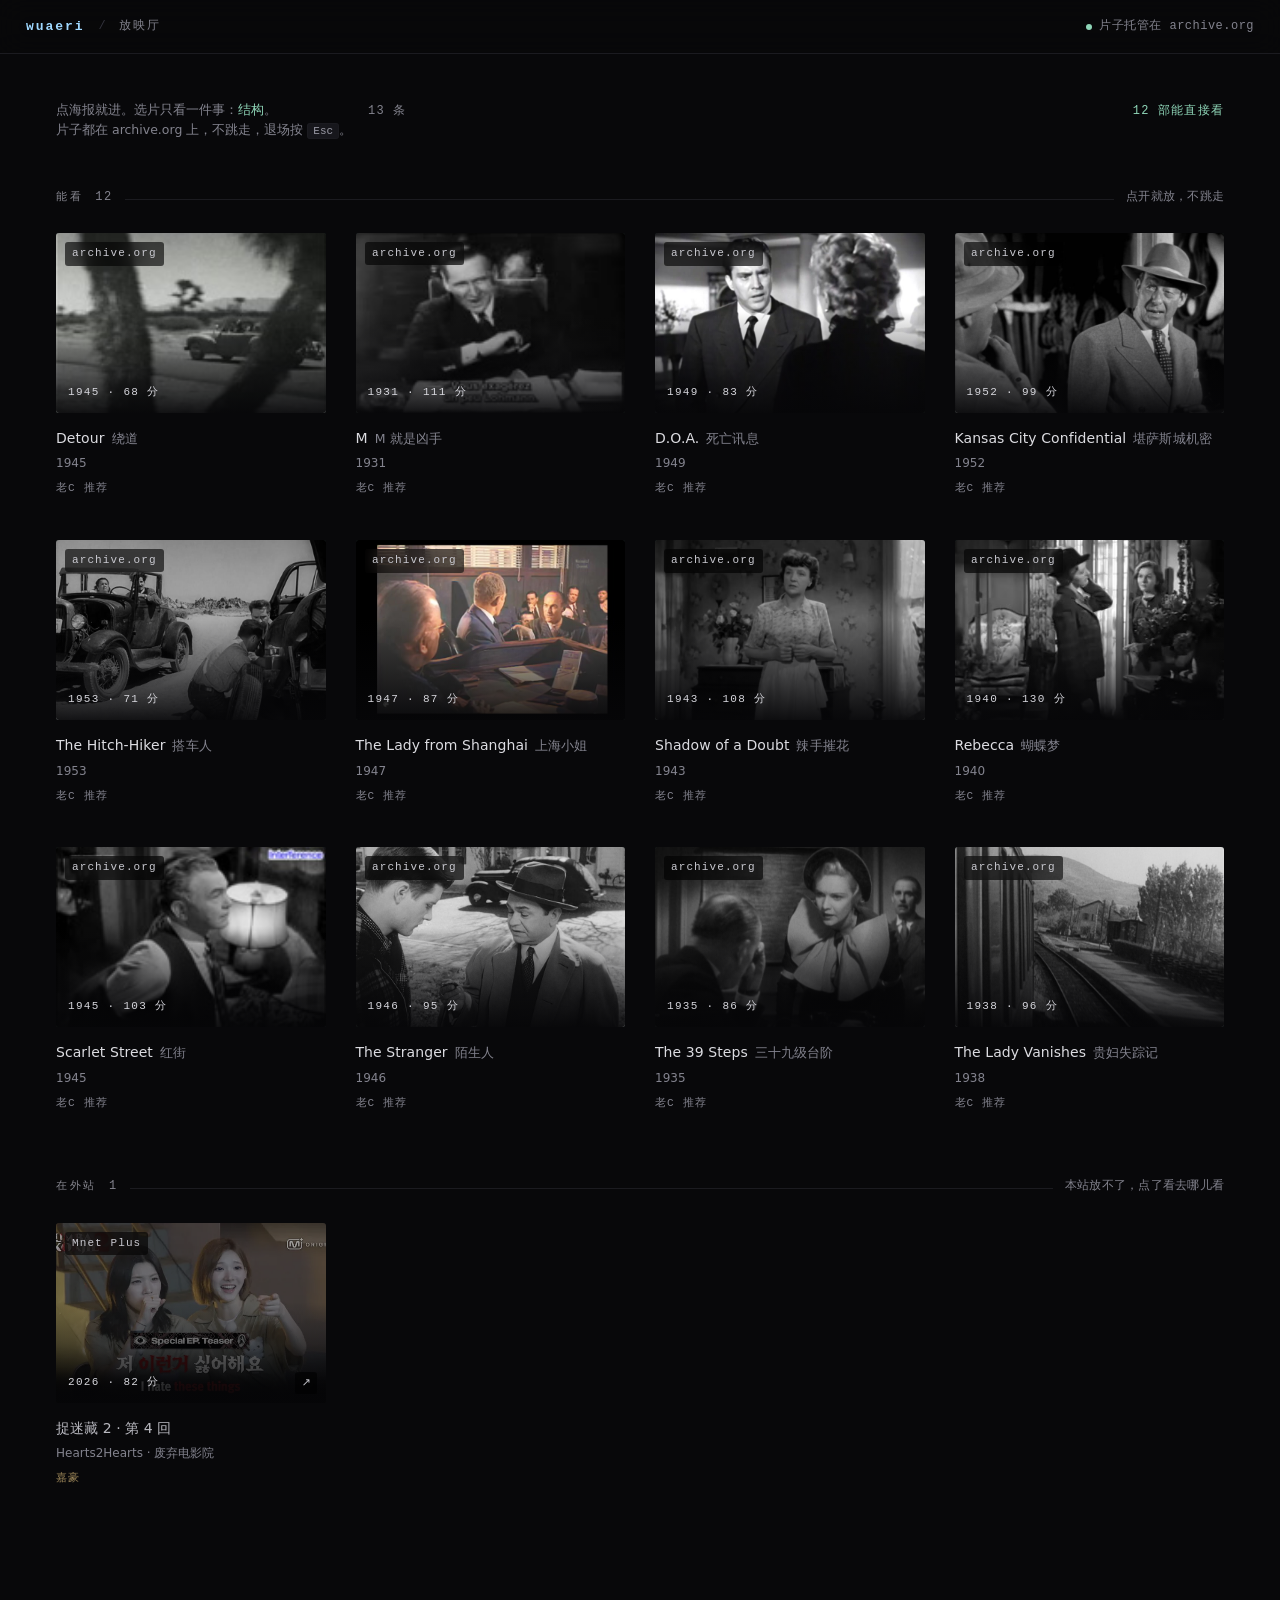
<file: screening/index.html>
<!doctype html>
<html lang="zh-CN">
<head>
<meta charset="utf-8">
<meta name="viewport" content="width=device-width,initial-scale=1,viewport-fit=cover">
<title>放映厅 · wuaeri</title>
<meta name="description" content="一份片单：黑色电影与希区柯克，十二部可直接在线看。挑片的标准是结构。">
<style>
/* ═══════════════════════════════════════════════════════════════
   放映厅
   ───────────────────────────────────────────────────────────────
   这一版的设计来自 ~/Projects/MusicLab/static/screening.html
   （2026-09-27 并站那一版）。嘉豪要的是「我们做的那个播放器前端」——
   就是那套：海报墙 + 自研全屏播放器 + 说明面板。

   搬过来时改的只有数据层：
     · 片库    /api/screening        →  library.json（静态站没有后端）
     · 片源    /screening/media/…    →  archive.org 直链
     · 海报    /screening/covers/…   →  covers/…
   播放器本身一个字没动：进度条、±15s、时间码、字幕轨、
   空格 / ←→ / c / Esc —— 全是那版原样。

   ⚠️ 那边那份文件原封不动留着（它跑在 127.0.0.1:8900，要后端）。
      两份不共享代码，是同一套设计的两个落点：那边给自己看（本地文件、
      下载状态、抽帧封面），这边给公开访客看（archive.org、在线播）。
   ═══════════════════════════════════════════════════════════════ */
:root{
  --bg:#08080a;                 /* 影院，比常规站底更黑一档 */
  --panel:#0d0d10; --line:#1b1b20; --line-2:#232329;
  --txt:#e9e9ec; --txt-2:#9a9aa5;
  --dim:#83838e;                /* 4.62:1 —— 读不清的灰不是风格，是缺陷 */
  --green:#8fd6b8;              /* 本区色：在库里那点光 */
  --warn:#b08f5e;
  --by-me:#9c8659;              /* 「嘉豪」那条署名 */
  --mono: ui-monospace, "SF Mono", "JetBrains Mono", Menlo, monospace;
  --ease-out:cubic-bezier(.16,1,.3,1);
}
*{box-sizing:border-box;margin:0;padding:0}
html{scrollbar-color:var(--line-2) var(--bg); scrollbar-width:thin}
body{
  background:var(--bg); color:var(--txt);
  font:15px/1.62 -apple-system, "SF Pro Text", "PingFang SC", system-ui, sans-serif;
  -webkit-font-smoothing:antialiased;
}
/* 浏览器自己的东西也归设计管 */
::selection{background:rgba(143,214,184,.28); color:#fff}
::-webkit-scrollbar{width:12px; height:12px}
::-webkit-scrollbar-track{background:var(--bg)}
::-webkit-scrollbar-thumb{background:var(--line-2); border-radius:6px; border:3px solid var(--bg)}
::-webkit-scrollbar-thumb:hover{background:#3a3a45}
:focus-visible{outline:2px solid var(--green); outline-offset:3px; border-radius:2px}
a{color:inherit; text-decoration:none}
a:hover{text-decoration:underline; text-underline-offset:3px}
kbd{
  font-family:var(--mono); font-size:11px; color:var(--txt-2);
  background:#17171c; padding:1px 5px; border-radius:3px; border:1px solid var(--line);
}

/* ── 顶栏 ─────────────────────────────────────────────────────── */
.top{
  display:flex; align-items:center; gap:14px;
  padding:9px 26px; min-height:54px;
  border-bottom:1px solid var(--line);
  position:sticky; top:0; z-index:40;
  background:rgba(8,8,10,.88);
  -webkit-backdrop-filter:blur(14px); backdrop-filter:blur(14px);
}
/* 品牌位。MusicLab 那边这儿是琥珀的 MUSICLAB —— 品牌色不动。
   到这儿品牌换成了 wuaeri，于是品牌色也换成站里的那道蓝。
   「牌子有颜色、其余中性」这条设计意图没变，变的只是哪个颜色是牌子。 */
.brand{
  font-family:var(--mono); font-size:13px; letter-spacing:.15em;
  color:#9fd8ff; font-weight:600;
}
.brand:hover{text-decoration:underline; text-underline-offset:3px}
.crumb{font-family:var(--mono); font-size:12px; color:var(--dim); letter-spacing:.14em}
.crumb::before{content:'/'; color:#33333d; margin-right:12px}
.top .spacer{flex:1}
.hosted{
  font-family:var(--mono); font-size:12px; color:var(--dim);
  display:flex; align-items:center; gap:7px; letter-spacing:.04em;
}
/* 静态的点，没有脉冲 —— 不变的事实不配脉冲 */
.pulse{width:6px; height:6px; border-radius:50%; background:var(--green)}

/* ── 墙 ───────────────────────────────────────────────────────── */
#wall{
  padding:46px 56px 120px;
  transition:opacity .58s cubic-bezier(.4,0,.2,1),
             transform .58s cubic-bezier(.4,0,.2,1),
             filter .58s ease;
}
#wall.out{opacity:0; transform:scale(.96); filter:blur(10px); pointer-events:none}

.head{display:flex; align-items:baseline; gap:16px; margin-bottom:46px; flex-wrap:wrap}
.head .note{font-size:12.5px; color:var(--dim); line-height:1.6}
/* 中文没有真斜体，浏览器给的是伪斜体 —— 用颜色分主次，不用倾斜 */
.head .note em{font-style:normal; color:var(--green)}
.head .n{font-family:var(--mono); font-size:12px; color:var(--dim); letter-spacing:.1em}
.head .tag{font-family:var(--mono); font-size:12px; color:var(--green); letter-spacing:.1em; margin-left:auto}

/* 分区 */
.sect{margin-bottom:64px}
.sect-head{display:flex; align-items:baseline; gap:12px; margin-bottom:26px}
.sect-head h2{font-size:11px; font-weight:500; letter-spacing:.24em; color:#86868f}
.sect-head .c{font-family:var(--mono); font-size:12px; color:var(--dim); letter-spacing:.12em}
.sect-head .line{flex:1; height:1px; background:var(--line)}
.sect-head .note{font-size:12px; color:var(--dim); letter-spacing:.02em}

.grid{display:grid; grid-template-columns:repeat(auto-fill,minmax(236px,1fr)); gap:42px 30px}

/* ★ 卡片抬起用 .28s —— .4s 是"场景转换"的长度，放在一次 hover 上会跟不上手。
   微反馈归微反馈，转场归转场。 */
.card{cursor:pointer; transition:transform .28s cubic-bezier(.2,.8,.2,1)}
.card:hover{transform:translateY(-5px)}

/* ★ 框子 3/2。16:9 是"不放图"那个时代定的比例 ——
   13 张图实测比例 1.33～1.78、平均 1.45，3:2(1.5) 的裁切量最小。 */
.poster{
  position:relative; aspect-ratio:3/2; background:var(--panel);
  border-radius:3px; overflow:hidden;
  box-shadow:inset 0 0 0 1px rgba(255,255,255,.045);
}

/* 版式块：大字年份 + 细线 + 时长。**兜底** ——
   图没到、图挂了、或者这部根本没封面时，你看到的是它。 */
.plate{
  position:absolute; inset:0; z-index:0;
  display:flex; flex-direction:column; align-items:center; justify-content:center; gap:9px;
  background:#0d0d10;
}
.plate .yr{
  font-family:"Songti SC","STSong",Georgia,"Times New Roman",serif;
  font-size:50px; line-height:1; letter-spacing:.02em;
  color:#2b2b33; font-weight:400;
}
.plate .rule{width:26px; height:1px; background:#22222a}
.plate .meta{
  font-family:var(--mono); font-size:11px; letter-spacing:.2em; color:var(--dim);
  font-variant-numeric:tabular-nums;
}

/* ── 封面 ────────────────────────────────────────────────────────
   ★ 层级顺序不能乱：plate(0) → shot(1) → veil(2) → pmeta/badge(3) */
.shot{
  position:absolute; inset:0; z-index:1;
  width:100%; height:100%; object-fit:cover; object-position:center;
  opacity:0; transition:opacity .5s ease, transform .7s var(--ease-out);
}
.shot.in{opacity:1}
.card:hover .shot{transform:scale(1.035)}
.card.low-res .shot{image-rendering:auto}   /* 160×110 那三张，放大就放大吧 */
/* ★ 外站的图暗一档 —— 颜色本身在编码"能不能看"。
   ⚠️ 变暗**必须用 filter，不能用 opacity**：图是压在 .plate 版式块
   *上面*的，opacity 一降，下面那个「1931」大字就透出来了，
   两层内容叠在一起。filter 只改颜色、不产生透明，图还是实心的。 */
.card.away .shot{opacity:0; filter:saturate(.6) brightness(.62)}
.card.away .shot.in{opacity:1}

.veil{
  position:absolute; left:0; right:0; bottom:0; height:56%; z-index:2;
  background:linear-gradient(to bottom, rgba(6,6,8,0), rgba(6,6,8,.92));
  opacity:0; transition:opacity .5s ease; pointer-events:none;
}
.card.has-shot .veil{opacity:1}
/* 有了图之后，年份/时长落到画面左下角，不再居中占满 */
.pmeta{
  position:absolute; left:12px; bottom:11px; z-index:3;
  font-family:var(--mono); font-size:11px; letter-spacing:.12em;
  color:#d6d6dc; font-variant-numeric:tabular-nums;
  opacity:0; transform:translateY(4px); pointer-events:none;
  transition:opacity .45s ease, transform .45s var(--ease-out);
}
.card.has-shot .pmeta{opacity:1; transform:none}

.badge{
  position:absolute; left:9px; top:9px; z-index:3;
  font-family:var(--mono); font-size:11px; letter-spacing:.1em; color:#c8c8cf;
  background:rgba(0,0,0,.62); -webkit-backdrop-filter:blur(10px); backdrop-filter:blur(10px);
  padding:3px 7px; border-radius:3px;
}
.ext-arrow{
  position:absolute; right:9px; bottom:9px; z-index:3;
  font-size:11px; color:#c8c8cf;
  background:rgba(0,0,0,.55); -webkit-backdrop-filter:blur(10px); backdrop-filter:blur(10px);
  width:22px; height:22px; display:grid; place-items:center; border-radius:3px;
}

/* ★ 「能看」用的是**一道有色的内描边**，不是彩色光晕。
   暗底上的彩色模糊光晕是 AI 生成 UI 的招牌动作 ——
   同样的信息，不借那个默认动作。
   对比也清楚了：能看的是一道绿边，不能看的是一道几乎看不见的白边。 */
.card.have .poster{box-shadow:inset 0 0 0 1px rgba(143,214,184,.34)}
.card.away .poster{box-shadow:inset 0 0 0 1px rgba(255,255,255,.03)}
.card.away .title{color:#b9b9c0}

.title{margin-top:14px; font-size:14px; letter-spacing:.005em; color:#dcdce1}
.title em{font-style:normal; color:var(--dim); margin-left:7px; font-size:12.5px}
.sub{margin-top:5px; font-size:12px; color:var(--dim); line-height:1.5}
.by{margin-top:8px; font-family:var(--mono); font-size:11px; letter-spacing:.1em; color:var(--dim)}
.by.me{color:var(--by-me)}

/* ── 舞台 ─────────────────────────────────────────────────────── */
#stage{
  position:fixed; inset:0; background:#000; z-index:50;
  opacity:0; pointer-events:none;
  transition:opacity .68s cubic-bezier(.4,0,.2,1);
}
#stage.on{opacity:1; pointer-events:auto}
#stage video{width:100%; height:100%; object-fit:contain; display:block; background:#000}
#stage video::cue{
  background:rgba(0,0,0,.72); color:#fff;
  font:500 22px/1.5 -apple-system,"PingFang SC",sans-serif;
  text-shadow:0 1px 3px #000;
}
#ctrl{
  position:absolute; left:0; right:0; bottom:0; z-index:3;
  padding:80px 48px 34px;
  background:linear-gradient(transparent,rgba(0,0,0,.86));
  opacity:0; transform:translateY(12px);
  transition:opacity .38s ease, transform .38s ease;
}
#stage.ui #ctrl{opacity:1; transform:none}

.track{position:relative; height:14px; cursor:pointer; display:flex; align-items:center}
.track .rail{position:absolute; left:0; right:0; height:2.5px; background:rgba(255,255,255,.15); border-radius:3px}
.track .fill{position:absolute; left:0; height:2.5px; background:#e9e9ec; border-radius:3px; width:0}
.track .knob{
  position:absolute; width:9px; height:9px; margin-left:-4.5px; border-radius:50%;
  background:#fff; opacity:0; transition:opacity .22s; pointer-events:none;
}
#stage.ui .track .knob{opacity:1}

.row{
  display:flex; align-items:baseline; gap:16px; margin-top:14px;
  font-size:12px; color:#aeaeb7;
}
.row .now{color:#e2e2e7; letter-spacing:.02em}
.row .sp{flex:1}
.row .t{font-family:var(--mono); font-variant-numeric:tabular-nums; color:#9a9aa5; letter-spacing:.04em}
.row .btn{
  cursor:pointer; color:#9a9aa5; padding:2px 6px; border-radius:3px;
  transition:color 120ms ease-out, background 120ms ease-out; letter-spacing:.06em;
}
.row .btn:hover{color:#e2e2e7; background:rgba(255,255,255,.07)}
.row .btn:active{transform:scale(.96)}
.row .btn.off{color:var(--dim)}
.row .btn.on{color:var(--green)}

.back{
  position:absolute; left:48px; top:40px; z-index:3;
  font-family:var(--mono); font-size:12px; letter-spacing:.16em; color:#8d8d96;
  cursor:pointer; opacity:0; transition:opacity .38s ease, color 120ms ease-out;
}
.back:hover{color:#e9e9ec}
#stage.ui .back{opacity:1}

/* ── 面板 ─────────────────────────────────────────────────────── */
#panel{
  position:fixed; inset:0; z-index:60; display:grid; place-items:center;
  background:rgba(5,5,7,.84);
  -webkit-backdrop-filter:blur(22px); backdrop-filter:blur(22px);
  opacity:0; pointer-events:none; transition:opacity .42s ease;
}
#panel.on{opacity:1; pointer-events:auto}
.panel{
  max-width:560px; padding:46px 48px 40px; margin:0 20px;
  background:#0c0c0f; border:1px solid var(--line); border-radius:4px;
  transform:translateY(10px); transition:transform .42s cubic-bezier(.2,.8,.2,1);
}
#panel.on .panel{transform:none}
.panel .k{font-family:var(--mono); font-size:11px; letter-spacing:.18em; color:var(--dim); margin-bottom:16px}
.panel h2{font-size:19px; font-weight:600; letter-spacing:.01em; margin-bottom:8px}
.panel .m{font-size:12.5px; color:var(--dim); margin-bottom:22px}
.panel p{font-size:13.5px; line-height:1.78; color:#a3a3ac; margin-bottom:26px; white-space:pre-wrap}
.panel .warn{
  font-size:12.5px; line-height:1.7; color:var(--warn);
  background:rgba(176,143,94,.07); border-left:2px solid rgba(176,143,94,.4);
  padding:12px 14px; margin-bottom:26px;
}
.panel .acts{display:flex; gap:14px; align-items:center; flex-wrap:wrap}
.panel a{
  font-family:var(--mono); font-size:12px; letter-spacing:.06em; text-decoration:none;
  color:#0a0f0d; background:var(--green); padding:10px 20px; border-radius:3px;
  transition:background 140ms ease-out, transform 120ms ease-out;
}
.panel a:hover{background:#a9e3ca; text-decoration:none}
.panel a:active{transform:scale(.97); transition-duration:60ms}
.panel .cancel{font-size:12.5px; letter-spacing:.04em; color:var(--dim); cursor:pointer; padding:10px 4px}
.panel .cancel:hover{color:#c3c3cb}

.state{
  padding:16px; border:1px dashed var(--line-2); border-radius:3px;
  font-family:var(--mono); font-size:12px; color:var(--dim); line-height:1.7;
}

@media (max-width: 760px){
  #wall{padding:32px 22px 90px}
  .grid{grid-template-columns:repeat(auto-fill,minmax(180px,1fr)); gap:32px 18px}
  .top{padding:9px 18px}
  .hosted{display:none}
  #ctrl{padding:60px 20px 24px}
  .back{left:20px; top:24px}
  .panel{padding:34px 26px 30px}
}
@media (prefers-reduced-motion: reduce){
  #wall, #stage, .panel, .shot, .veil, .pmeta, .card{transition:none !important}
}
</style>
</head>
<body>

<div class="top">
  <a class="brand" href="../">wuaeri</a>
  <span class="crumb">放映厅</span>
  <span class="spacer"></span>
  <span class="hosted"><i class="pulse"></i>片子托管在 archive.org</span>
</div>

<div id="wall">
  <div class="head">
    <p class="note">
      点海报就进。选片只看一件事：<em>结构</em>。<br>
      片子都在 archive.org 上，不跳走，退场按 <kbd>Esc</kbd>。
    </p>
    <span class="n" id="count"></span>
    <span class="tag" id="tag"></span>
  </div>
  <div id="sects"></div>
</div>

<div id="stage">
  <div class="back" id="back">← 退场</div>
  <video id="video" playsinline></video>
  <div id="ctrl">
    <div class="track" id="track">
      <div class="rail"></div><div class="fill" id="fill"></div><div class="knob" id="knob"></div>
    </div>
    <div class="row">
      <span class="now" id="now"></span>
      <span class="sp"></span>
      <span class="btn" id="m15">−15</span>
      <span class="btn" id="p15">+15</span>
      <span class="t"><span id="tc">0:00</span> / <span id="td">0:00</span></span>
    </div>
  </div>
</div>

<div id="panel">
  <div class="panel">
    <div class="k" id="pK"></div>
    <h2 id="pT"></h2>
    <div class="m" id="pM"></div>
    <p id="pP"></p>
    <div class="warn" id="pW" style="display:none"></div>
    <div class="acts">
      <a id="pA" target="_blank" rel="noopener">去看</a>
      <span class="cancel" id="pX">留在这里</span>
    </div>
  </div>
</div>

<script>
'use strict';

const $ = s => document.querySelector(s);
const esc = s => String(s ?? '').replace(/[&<>"]/g, c => ({'&':'&amp;','<':'&lt;','>':'&gt;','"':'&quot;'}[c]));

let LIB = [], cur = null, uiTimer = null;

/* ── 片库 ──────────────────────────────────────────────────────── */
fetch('library.json', { cache: 'no-cache' }).then(r => {
  if (!r.ok) throw new Error('HTTP ' + r.status);
  return r.json();
}).then(d => {
  if (!d.shelf || !d.shelf.length) throw new Error('片单是空的');
  LIB = d.shelf; render();
}).catch(e => {
  /* 不装作没事 —— 读不到就说读不到，并说清为什么 */
  $('#sects').innerHTML = '<div class="state">片单没读出来：' + esc(e.message) +
    '。如果这是用 file:// 直接打开的，换成 http 就正常了（在仓库根目录跑 python3 serve.py）。</div>';
});

function sect(title, note, items, group, dark){
  if (!items.length) return '';
  return '<div class="sect">' +
    '<div class="sect-head"><h2>' + title + '</h2>' +
      '<span class="c">' + items.length + '</span>' +
      '<span class="line"></span>' +
      '<span class="note">' + note + '</span></div>' +
    '<div class="grid" data-group="' + group + '" data-dark="' + (dark || 'away') + '">' +
      items.map(cardHTML).join('') +
    '</div></div>';
}

/* 两个区。MusicLab 那版是三个（在库里 / 片单上 / 在外站）——
   那个"文件还没下"的状态是给自己看的，公开站上它没有意义：
   访客只关心能不能看。 */
function render(){
  const have = LIB.filter(x => !!x.src);
  const away = LIB.filter(x => !x.src);
  const groups = { have, away };

  $('#count').textContent = LIB.length + ' 条';
  $('#tag').textContent = have.length + ' 部能直接看';
  $('#sects').innerHTML =
    sect('能看', '点开就放，不跳走', have, 'have', 'have') +
    sect('在外站', '本站放不了，点了看去哪儿看', away, 'away', 'away');

  document.querySelectorAll('.grid').forEach(g => {
    const list = groups[g.dataset.group] || [];
    const dark = g.dataset.dark;
    [...g.children].forEach((c, i) => {
      const item = list[i];
      if (!item) return;
      c.className = 'card ' + dark;
      c.onclick = () => open(item);
      wireShot(c.querySelector('.shot'));
    });
  });
}

function cardHTML(item){
  const canPlay = !!item.src;
  return '<div>' +
      '<div class="poster">' +
        /* 版式块永远先铺上（图挂了它就是你要看的东西），图盖在它上面 */
        '<div class="plate">' +
          '<span class="yr">' + esc(item.year || '—') + '</span>' +
          '<span class="rule"></span>' +
          '<span class="meta">' + esc(plateMeta(item)) + '</span>' +
        '</div>' +
        '<img class="shot" alt="" loading="lazy" decoding="async" src="' + esc(item.cover) + '">' +
        '<span class="veil"></span>' +
        '<span class="pmeta">' + esc(shotMeta(item)) + '</span>' +
        /* ★ 箭头只在**真有外链**的时候出现 ——
           ↗ 的意思就是"这里会离开本站"，那它就该看 url，不是看别的。 */
        (item.url ? '<span class="ext-arrow">↗</span>' : '') +
        '<span class="badge">' + esc(badgeOf(item)) + '</span>' +
      '</div>' +
      '<div class="title">' + esc(item.title) +
        (item.title_zh ? '<em>' + esc(item.title_zh) + '</em>' : '') + '</div>' +
      '<div class="sub">' + esc(item.subtitle || item.year || '') + '</div>' +
      '<div class="by' + (item.by === '嘉豪' ? ' me' : '') + '">' +
        (item.by === '嘉豪' ? '嘉豪' : '老C 推荐') +
      '</div>' +
    '</div>';
}

/* ── 封面：加载好就淡入，挂了就留版式块 ──────────────────────────
   （MusicLab 那版在这里还有一条"从本地片里抽帧"的支路。
     公开站没有本地片子可抽，那条删掉了 —— 没图就露版式块。） */
function wireShot(img){
  if (!img) return;
  const card = img.closest('.card');
  const giveUp = () => { img.remove(); };
  if (img.complete){
    if (img.naturalWidth) { img.classList.add('in'); card.classList.add('has-shot'); }
    else giveUp();
    return;
  }
  img.addEventListener('load', () => { img.classList.add('in'); card.classList.add('has-shot'); });
  img.addEventListener('error', giveUp);
}

function plateMeta(it){
  if (it.runtime_min) return it.runtime_min + ' 分';
  return it.url ? '外站' : '—';
}
/* 有图之后压在图上的那行 —— 年份 · 时长 */
function shotMeta(it){
  return [it.year, it.runtime_min ? it.runtime_min + ' 分' : null].filter(Boolean).join(' · ');
}
function badgeOf(it){
  if (it.src) return 'archive.org';
  if (it.url) return it.link_text ? it.link_text.replace(/^去\s*/, '') : '外站';
  return '—';
}

/* ── 打开 ──────────────────────────────────────────────────────── */
function open(item){
  if (!item.src) return openPanel(item);
  cur = item;
  $('#now').textContent = item.title + (item.title_zh ? ' · ' + item.title_zh : '');
  const v = $('#video');
  v.src = item.src;
  $('#wall').classList.add('out');
  setTimeout(() => {
    $('#stage').classList.add('on');
    v.play().catch(()=>{});
    flashUI();
  }, 340);
}

function close(){
  $('#stage').classList.remove('on','ui');
  const v = $('#video');
  setTimeout(() => { v.pause(); v.removeAttribute('src'); v.load(); cur = null; }, 620);
  $('#wall').classList.remove('out');
}

function flashUI(){
  $('#stage').classList.add('ui');
  clearTimeout(uiTimer);
  uiTimer = setTimeout(() => {
    $('#stage').classList.remove('ui');
  }, 3000);
}
document.addEventListener('mousemove', () => {
  if (!$('#stage').classList.contains('on')) return;
  flashUI();
});

const v = $('#video');
v.addEventListener('timeupdate', () => {
  if (!v.duration) return;
  const p = v.currentTime / v.duration;
  $('#fill').style.width = (p*100) + '%';
  $('#knob').style.left = (p*100) + '%';
  $('#tc').textContent = fmt(v.currentTime);
  $('#td').textContent = fmt(v.duration);
});
v.addEventListener('ended', close);
/* 片源在 archive.org，网断了/条目撤了会走这条 —— 得说话，不能黑着 */
v.addEventListener('error', () => {
  if (!v.getAttribute('src')) return;
  $('#now').textContent = '这段片子没取到（archive.org 那边的问题），换个网或者换一部试试';
});

function fmt(s){
  s = Math.max(0, Math.floor(s || 0));
  const h = Math.floor(s/3600), m = Math.floor(s%3600/60), x = s%60;
  return (h ? h + ':' + String(m).padStart(2,'0') : m) + ':' + String(x).padStart(2,'0');
}

$('#track').addEventListener('click', e => {
  const r = e.currentTarget.getBoundingClientRect();
  if (v.duration) v.currentTime = ((e.clientX - r.left) / r.width) * v.duration;
});
$('#m15').onclick = () => { v.currentTime -= 15; flashUI(); };
$('#p15').onclick = () => { v.currentTime += 15; flashUI(); };

document.addEventListener('keydown', e => {
  if ($('#panel').classList.contains('on')) { if (e.key === 'Escape') $('#panel').classList.remove('on'); return; }
  if (!$('#stage').classList.contains('on')) return;
  if (e.key === 'Escape') close();
  if (e.key === ' ') { e.preventDefault(); v.paused ? v.play() : v.pause(); flashUI(); }
  if (e.key === 'ArrowLeft')  { v.currentTime -= 15; flashUI(); }
  if (e.key === 'ArrowRight') { v.currentTime += 15; flashUI(); }
});
$('#back').onclick = close;
$('#stage').addEventListener('click', e => {
  if (e.target.id === 'video') v.paused ? v.play() : v.pause();
});

/* ── 面板（外站的说明）────────────────────────────────────────── */
function openPanel(item){
  $('#pK').textContent = item.link_text ? item.link_text.replace(/^去\s*/, '') : '外站';
  $('#pT').textContent = item.title + (item.title_zh ? ' · ' + item.title_zh : '');
  $('#pM').textContent = [item.subtitle, item.year].filter(Boolean).join(' · ');
  $('#pP').textContent = item.why || '';
  const w = $('#pW');
  if (item.warn) { w.textContent = item.warn; w.style.display = ''; }
  else w.style.display = 'none';
  const a = $('#pA');
  if (item.url) { a.href = item.url; a.style.display = ''; a.textContent = item.link_text || '去看'; }
  else a.style.display = 'none';
  $('#panel').classList.add('on');
}
$('#pX').onclick = () => $('#panel').classList.remove('on');
$('#panel').addEventListener('click', e => { if (e.target.id === 'panel') $('#panel').classList.remove('on'); });
</script>
</body>
</html>
</file>
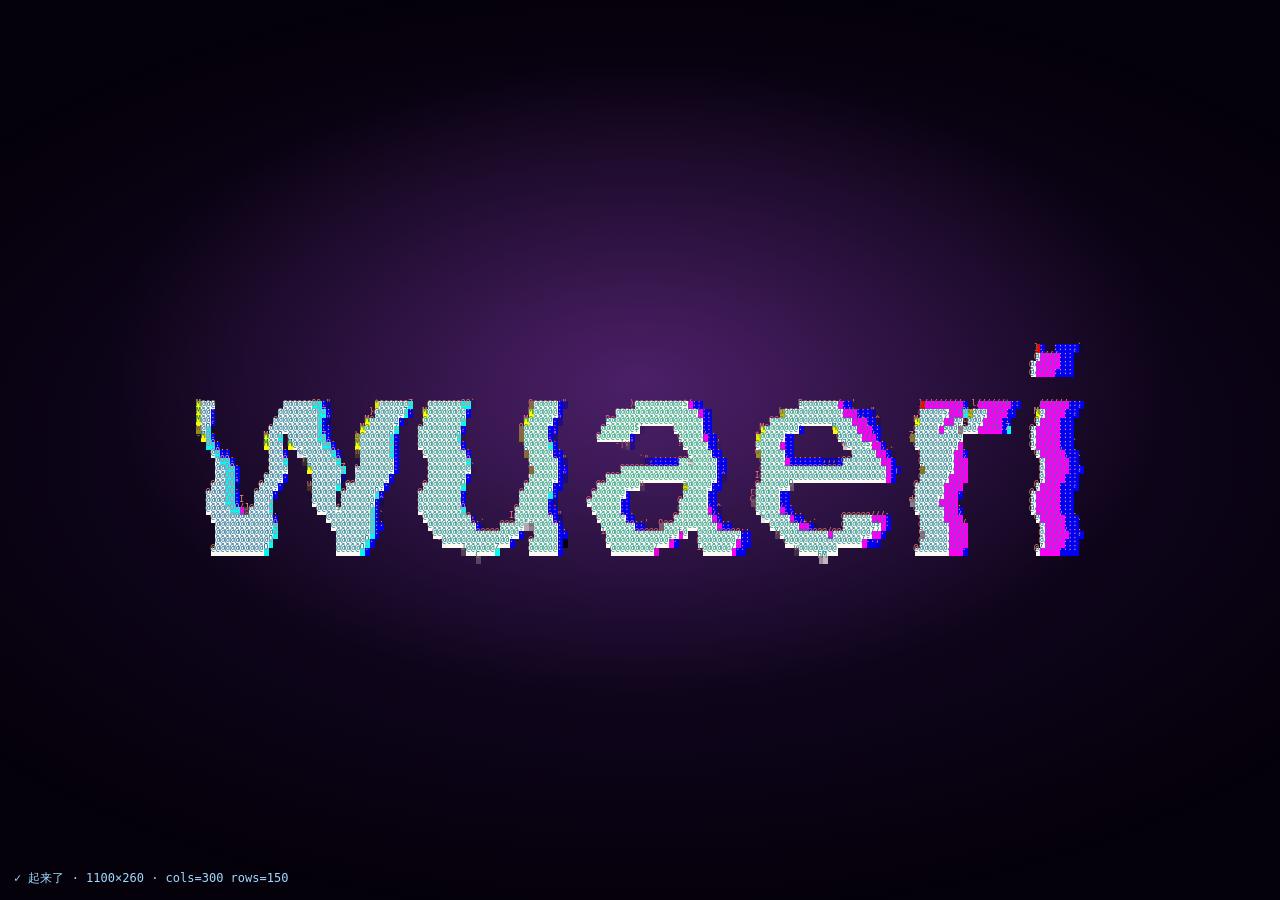
<file: ascii/test.html>
<!doctype html>
<meta charset="utf-8">
<title>ASCIIText 自测</title>
<!-- 裸页：只放了组件，没挂站里任何样式。
     为的是确认"画面是组件自己出的"，而不是被别的东西衬出来的。
     底故意做成 CRT 那种紫 —— pre 挂着 difference，底色不同结果不一样，
     拿纯黑验等于没验。

     跑：cd ~/Desktop/项目 && python3 serve.py
         → http://127.0.0.1:8767/ascii/test.html
     ?w=1100&h=260   容器尺寸
     ?t=wuaeri       文字
     ?fps=4          降帧（SwiftShader 太慢时用）
     ?nowaves=1      关波纹
     ?raw=1          把离屏那张 gl 画布摆出来对照（看"平滑的字"长什么样） -->
<style>
  html,body{margin:0;height:100%;overflow:hidden;background:#05010a}
  body::before{
    content:"";position:fixed;inset:0;
    background:
      radial-gradient(ellipse 60% 50% at 50% 42%, rgba(199,85,247,.30) 0%, rgba(199,85,247,0) 70%),
      radial-gradient(ellipse 90% 70% at 50% 50%, rgba(90,40,160,.25) 0%, rgba(5,1,10,0) 75%);
  }
  /* 舞台：把容器摆在视口正中，跟首屏的位置一致 */
  #stage{
    position:fixed;inset:0;display:grid;place-items:center;
  }
  #host{position:relative}

  /* ══════════ 组件本体 ══════════
     这一段是从 React Bits 原版的内联 CSS 抄过来的，只改了类名
     （原版靠 .ascii-text-container 后代选择器，这里给每个元素单独挂了类）。 */
  .ascii-box{position:absolute;inset:0;overflow:hidden}

  /* 极小画布被拉满。pixelated 要写在最后 —— 前面几条是旧名字，
     老浏览器认哪条算哪条，新的认最后那条。 */
  .ascii-box canvas{
    position:absolute;left:0;top:0;width:100%;height:100%;
    image-rendering:optimizeSpeed;
    image-rendering:-moz-crisp-edges;
    image-rendering:-o-crisp-edges;
    image-rendering:-webkit-optimize-contrast;
    image-rendering:optimize-contrast;
    image-rendering:crisp-edges;
    image-rendering:pixelated;
  }

  /* 字符层。三件事凑成那个"彩虹字符画"：
       · background-image + background-clip:text ⇒ 给字符灌渐变
       · background-attachment:fixed          ⇒ 渐变钉在视口上，不随元素走
       · mix-blend-mode:difference            ⇒ 跟底下的马赛克咬在一起 */
  .ascii-pre{
    margin:0;padding:0;
    position:absolute;left:0;top:0;z-index:9;
    line-height:1em;text-align:left;white-space:pre;
    user-select:none;
    background-image:radial-gradient(circle,#ff6188 0%,#fc9867 50%,#ffd866 100%);
    background-attachment:fixed;
    -webkit-text-fill-color:transparent;
    -webkit-background-clip:text;
    background-clip:text;
    mix-blend-mode:difference;
  }

  /* 真文字：视觉上藏掉，但读屏读得到、复制复制得到 */
  .ascii-sr{
    position:absolute;width:1px;height:1px;overflow:hidden;
    clip-path:inset(50%);white-space:nowrap;
  }

  #msg{
    position:fixed;left:14px;bottom:12px;z-index:99;
    font:12px/1.6 ui-monospace,Menlo,monospace;color:#9fd8ff;
  }
</style>

<div id="stage"><div id="host"></div></div>
<div id="msg">载入中…</div>

<script type="module">
  import { createAsciiText } from './ascii-text.js';

  var q = new URLSearchParams(location.search);
  var W = Number(q.get('w') || 1100);
  var H = Number(q.get('h') || 260);

  var host = document.getElementById('host');
  host.style.width = W + 'px';
  host.style.height = H + 'px';

  var cfg = {
    text: q.get('t') || 'wuaeri',
    fps: Number(q.get('fps') || 30),
    enableWaves: !q.has('nowaves'),
    textFontSize: 200,
    asciiFontSize: Number(q.get('af') || 8),
    hue: !q.has('nohue')
  };

  /* 拆层用的开关：?hide=pre 把字符层藏掉（该看见马赛克）
                    ?hide=px  把马赛克藏掉（该看见纯渐变字符）
                    ?noblend=1 摘掉 difference */
  if (q.get('hide') === 'pre') { var s1 = document.createElement('style'); s1.textContent = '.ascii-pre{display:none}'; document.head.appendChild(s1); }
  if (q.get('hide') === 'px')  { var s2 = document.createElement('style'); s2.textContent = '.ascii-px{display:none}'; document.head.appendChild(s2); }
  if (q.has('noblend'))        { var s3 = document.createElement('style'); s3.textContent = '.ascii-pre{mix-blend-mode:normal}'; document.head.appendChild(s3); }
  if (q.has('scrollbg'))       { var s4 = document.createElement('style'); s4.textContent = '.ascii-pre{background-attachment:scroll}'; document.head.appendChild(s4); }

  var r = createAsciiText(host, cfg);

  /* ?raw=1 —— 把那张离屏的 gl 画布摆到台面上来，
     看看"不做字符化"的那一版长什么样。对照组。 */
  if (q.has('raw')) {
    setTimeout(function () {
      var g = host.querySelector('.ascii-gl');
      if (!g) return;
      g.style.cssText = 'position:absolute;inset:0;width:100%;height:100%;z-index:99';
      host.appendChild(g);
      document.getElementById('msg').textContent = '⚠️ raw：这是离屏那张，正常不该出现';
    }, 1500);
  }

  document.getElementById('msg').textContent = r.ok
    ? ('✓ 起来了 · ' + W + '×' + H + ' · cols=' +
       (host.querySelector('.ascii-px') || {}).width + ' rows=' +
       (host.querySelector('.ascii-px') || {}).height)
    : ('✗ ' + r.why);

  window.__ascii = r;
</script>
</file>
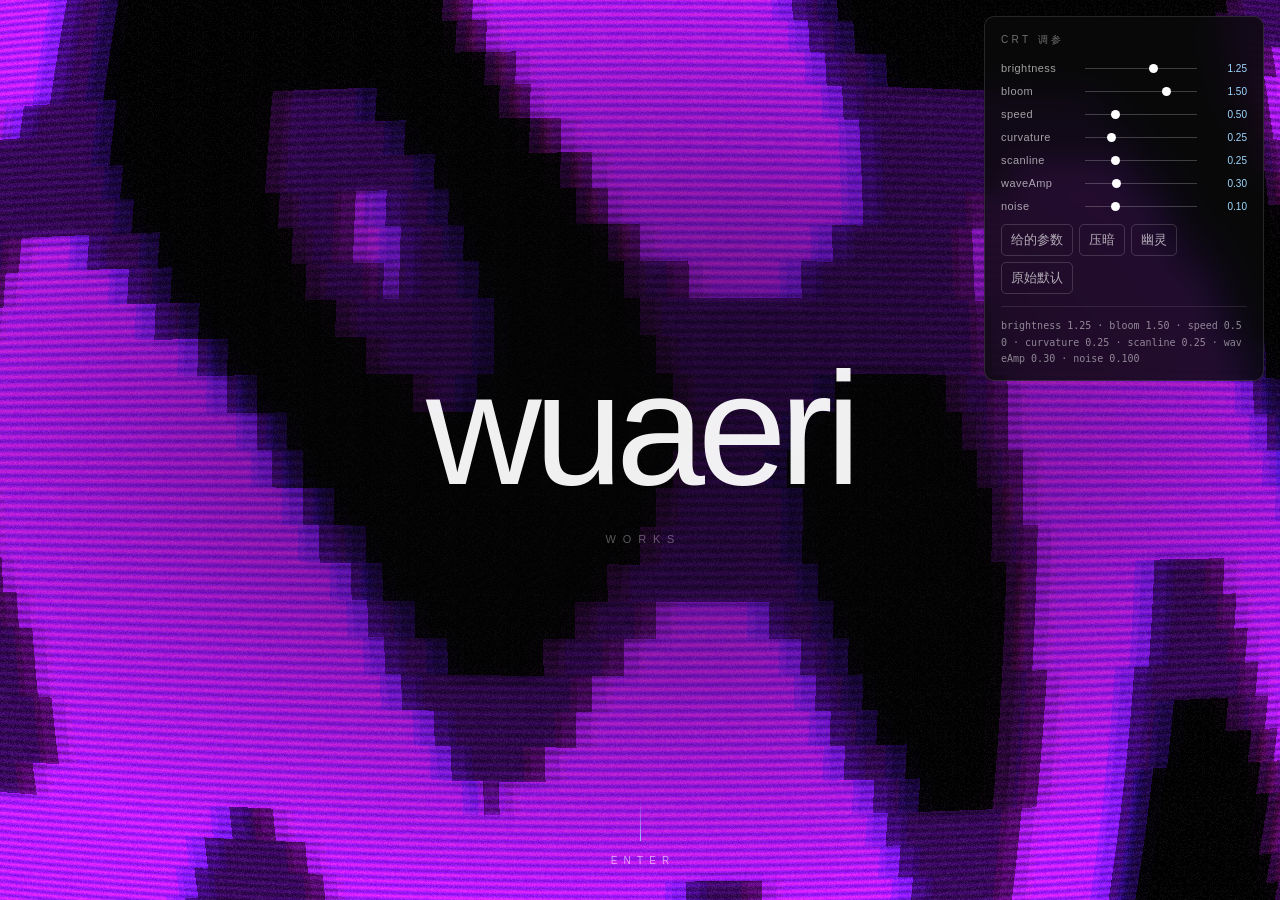
<file: crt/lab.html>
<!doctype html>
<html lang="zh-CN">
<head>
<meta charset="utf-8">
<meta name="viewport" content="width=device-width,initial-scale=1">
<title>CRTWarp 调参台</title>
<!--
  ⚠️ 这个页面存在的理由：**我没有眼睛。**

  无头浏览器在这台机器上跑不出这个 shader（SwiftShader 要 CPU
  模拟每像素 17 次 plasma，出不来画面），所以"它到底长什么样"
  只能由嘉豪的眼睛回答。与其我改一版他看一眼、来回猜，
  不如给他一套旋钮，**在真实的底上直接拖**。

  底下这套东西是**照着首页首屏复刻的**：同样的大字、同样的 Works、
  同样的 ENTER、同一个径向暗角 —— 少了哪样，拖出来的数都不作数。
-->
<style>
  :root{
    --fg:rgba(255,255,255,.94);
    --fg-3:rgba(255,255,255,.34);
    --pulse:#9fd8ff;
    --ease:cubic-bezier(.22,1,.36,1);
  }
  *{margin:0;padding:0;box-sizing:border-box}
  html,body{height:100%}
  body{background:#050506;color:var(--fg);overflow:hidden;
       font-family:-apple-system,"SF Pro Display","PingFang SC",sans-serif;
       -webkit-font-smoothing:antialiased}

  #crt{position:fixed;inset:0;z-index:0;pointer-events:none}
  /* 跟首页那条同一个暗角 —— 少了它，调出来的亮度会偏暗一档 */
  #crt::after{content:"";position:absolute;inset:0;
    background:radial-gradient(ellipse 66% 54% at 50% 47%,
      rgba(5,5,6,.58) 0%,rgba(5,5,6,.30) 52%,rgba(5,5,6,0) 100%)}

  .stage{position:fixed;inset:0;z-index:1;display:grid;place-items:center;
         pointer-events:none}
  .word{font-size:clamp(72px,12.5vw,190px);font-weight:500;
        letter-spacing:-.045em;line-height:.92}
  .sub{margin-top:clamp(22px,3.4vh,40px);text-align:center;font-size:11px;
       letter-spacing:.62em;text-indent:.62em;text-transform:uppercase;
       color:var(--fg-3)}
  .hero{display:grid;justify-items:center}
  .enter{position:absolute;left:50%;bottom:34px;width:160px;margin-left:-80px;
         display:flex;flex-direction:column;align-items:center;color:rgba(255,255,255,.58)}
  .enter i{display:block;width:1px;height:44px;
    background:linear-gradient(180deg,rgba(159,216,255,0),rgba(159,216,255,.42) 58%,rgba(159,216,255,.92))}
  .enter span{margin-top:14px;font-size:10px;letter-spacing:.62em;
              text-indent:.62em;text-transform:uppercase}

  /* ── 调参面板 ── */
  .panel{position:fixed;right:16px;top:16px;z-index:9;width:280px;
         padding:16px 16px 12px;border:1px solid rgba(255,255,255,.12);
         border-radius:10px;background:rgba(10,10,12,.82);
         backdrop-filter:blur(14px);font-size:11px}
  .panel h2{font-size:10px;letter-spacing:.34em;text-transform:uppercase;
            color:rgba(255,255,255,.42);font-weight:400;margin-bottom:14px}
  .row{display:grid;grid-template-columns:76px 1fr 42px;align-items:center;
       gap:8px;margin-bottom:9px}
  .row label{color:rgba(255,255,255,.62);letter-spacing:.04em}
  .row b{font-weight:400;text-align:right;color:var(--pulse);
         font-variant-numeric:tabular-nums;font-size:10px}
  input[type=range]{-webkit-appearance:none;width:100%;height:14px;background:none}
  input[type=range]::-webkit-slider-runnable-track{height:1px;background:rgba(255,255,255,.22)}
  input[type=range]::-webkit-slider-thumb{-webkit-appearance:none;width:9px;height:9px;
    margin-top:-4px;border-radius:50%;background:#fff;cursor:grab}
  .out{margin-top:12px;padding-top:11px;border-top:1px solid rgba(255,255,255,.1);
       font:10px/1.65 ui-monospace,Menlo,monospace;color:rgba(255,255,255,.5);
       word-break:break-all;user-select:all;cursor:text}
  .presets{display:flex;gap:6px;margin-top:11px;flex-wrap:wrap}
  .presets button{font:10px/1 inherit;padding:6px 9px;border-radius:5px;cursor:pointer;
    border:1px solid rgba(255,255,255,.16);background:none;color:rgba(255,255,255,.66)}
  .presets button:hover{border-color:rgba(255,255,255,.4);color:#fff}
</style>
</head>
<body>

<div id="crt"></div>

<div class="stage">
  <div class="hero">
    <h1 class="word">wuaeri</h1>
    <div class="sub">Works</div>
  </div>
  <div class="enter"><i></i><span>Enter</span></div>
</div>

<div class="panel">
  <h2>CRT 调参</h2>
  <div id="rows"></div>
  <div class="presets">
    <button data-p="draft">给的参数</button>
    <button data-p="subtle">压暗</button>
    <button data-p="ghost">幽灵</button>
    <button data-p="reset">原始默认</button>
  </div>
  <div class="out" id="out"></div>
</div>

<script type="module">
  import { createCRTWarp } from './crt-warp.js';

  /* 出厂值 = 嘉豪给的那一组，一个没改。 */
  var SPEC = [
    ['brightness',  0,    2,   1.25, 0.01],
    ['bloom',       0,    2,   1.50, 0.01],
    ['speed',       0,    2,   0.50, 0.01],
    ['curvature',   0.05, 1,   0.25, 0.01],
    ['scanline',    0,    1,   0.25, 0.01],
    ['waveAmp',     0.05, 1,   0.30, 0.01],
    ['noise',       0,    0.4, 0.10, 0.005]
  ];
  var UMAP = { scanline:'scanStrength', waveAmp:'waveAmp' };

  var cfg = {
    color:'#c755f7', backgroundColor:'#05010a',
    speed:.5, curvature:.25, scanlineStrength:.25, scanlineFrequency:200,
    waveAmplitude:.3, waveFrequency:2.5, bloom:1.5, bloomRadius:1,
    noise:.1, vignette:0, brightness:1.25,
    pixelation:1, rgbShift:.015,
    mouseReact:true, mouseStrength:.5, dpr:1, fps:30
  };

  var crt = createCRTWarp(document.getElementById('crt'), cfg);

  var rows = document.getElementById('rows');
  var inputs = {};
  SPEC.forEach(function (s) {
    var k = s[0];
    var d = document.createElement('div');
    d.className = 'row';
    d.innerHTML = '<label>' + k + '</label>' +
                  '<input type="range" min="' + s[1] + '" max="' + s[2] +
                  '" step="' + s[4] + '" value="' + s[3] + '">' +
                  '<b>' + s[3].toFixed(2) + '</b>';
    rows.appendChild(d);
    var inp = d.querySelector('input'), out = d.querySelector('b');
    inputs[k] = inp;
    inp.addEventListener('input', function () {
      var v = Number(inp.value);
      out.textContent = v.toFixed(2);
      var o = {}; o[UMAP[k] || k] = v;
      if (crt.set) crt.set(o);
      dump();
    });
  });

  function dump() {
    if (!crt.set) return;
    var o = {};
    SPEC.forEach(function (s) { o[s[0]] = Number(inputs[s[0]].value); });
    document.getElementById('out').textContent =
      'brightness ' + o.brightness.toFixed(2) +
      ' · bloom ' + o.bloom.toFixed(2) +
      ' · speed ' + o.speed.toFixed(2) +
      ' · curvature ' + o.curvature.toFixed(2) +
      ' · scanline ' + o.scanline.toFixed(2) +
      ' · waveAmp ' + o.waveAmp.toFixed(2) +
      ' · noise ' + o.noise.toFixed(3);
  }
  dump();

  function apply(p) {
    SPEC.forEach(function (s) {
      inputs[s[0]].value = p[s[0]];
      inputs[s[0]].nextElementSibling.textContent = Number(p[s[0]]).toFixed(2);
    });
    var o = {};
    SPEC.forEach(function (s) {
      var k = s[0];
      var v = Number(p[k]);
      o[UMAP[k] || k] = v;
    });
    if (crt.set) crt.set(o);
    dump();
  }
  var PRESETS = {
    // 我压的第一版
    draft:  { brightness:1.25, bloom:1.50, speed:0.50, curvature:0.25, scanline:0.25, waveAmp:0.30, noise:0.10 },
    // 还要更退后一档：让字先读得出来，波纹只剩一点"底下有东西在动"
    subtle: { brightness:0.22, bloom:0.30, speed:0.38, curvature:0.25, scanline:0.45, waveAmp:0.22, noise:0.06 },
    // 几乎只剩气息。首屏要极干净的时候用这档
    ghost:  { brightness:0.12, bloom:0.18, speed:0.30, curvature:0.20, scanline:0.60, waveAmp:0.16, noise:0.04 },
    reset:  { brightness:1.25, bloom:1.50, speed:0.50, curvature:0.25, scanline:0.25, waveAmp:0.30, noise:0.10 }
  };
  [].forEach.call(document.querySelectorAll('.presets button'), function (b) {
    b.addEventListener('click', function () { apply(PRESETS[b.dataset.p]); });
  });
</script>
</body>
</html>
</file>
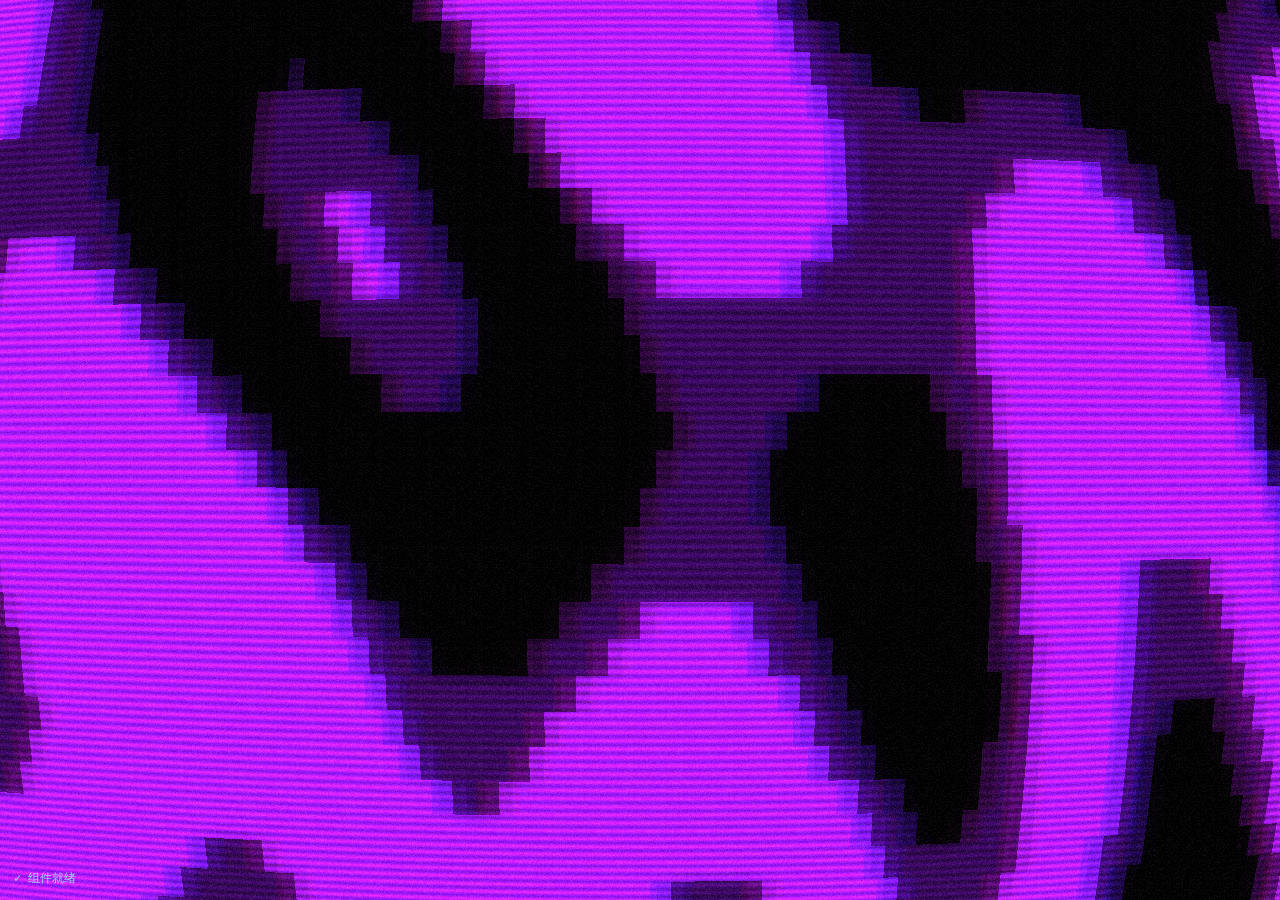
<file: crt/test.html>
<!doctype html>
<meta charset="utf-8">
<title>CRTWarp 自测</title>
<!-- 只给无头截图用的一张裸页：不加站内任何样式，好确认"画面是着色器出的"
     而不是被别的东西衬出来的。 -->
<style>
  html,body{margin:0;height:100%;background:#05010a;overflow:hidden}
  #c{position:fixed;inset:0}
  #msg{position:fixed;left:14px;bottom:12px;z-index:9;
       font:12px/1.6 ui-monospace,Menlo,monospace;color:#9fd8ff}
</style>
<div id="c"></div>
<div id="msg">载入中…</div>
<script type="module">
  import { createCRTWarp } from './crt-warp.js';

  /* ?fps=2&time=8 —— 无头里 SwiftShader 是 CPU 在跑 17 次 plasma/像素，
     按 30fps 跑满会等到天荒地老。把帧数压到个位数才验得动。
     ?t=8 是**假装时间已经走了 8 秒**，省得等它慢慢涨。 */
  var q = new URLSearchParams(location.search);
  var cfg = {
    color: '#c755f7', backgroundColor: '#05010a',
    speed: 0.5, curvature: 0.25,
    scanlineStrength: 0.25, scanlineFrequency: 200,
    waveAmplitude: 0.3, waveFrequency: 2.5,
    bloom: 1.5, bloomRadius: 1, noise: 0.1, vignette: 0,
    brightness: 1.25, pixelation: 1, rgbShift: 0.015,
    mouseReact: true, mouseStrength: 0.5, dpr: 1, fps: 30
  };
  ['fps', 'speed', 'bloom', 'curvature', 'dpr', 'brightness'].forEach(function (k) {
    if (q.has(k)) cfg[k] = Number(q.get(k));
  });
  if (q.has('t')) cfg.startTime = Number(q.get('t'));

  var r = createCRTWarp(document.getElementById('c'), cfg);
  document.getElementById('msg').textContent =
    r.ok ? '✓ 组件就绪' : ('✗ ' + r.why);
  window.__crt = r;
</script>
</file>
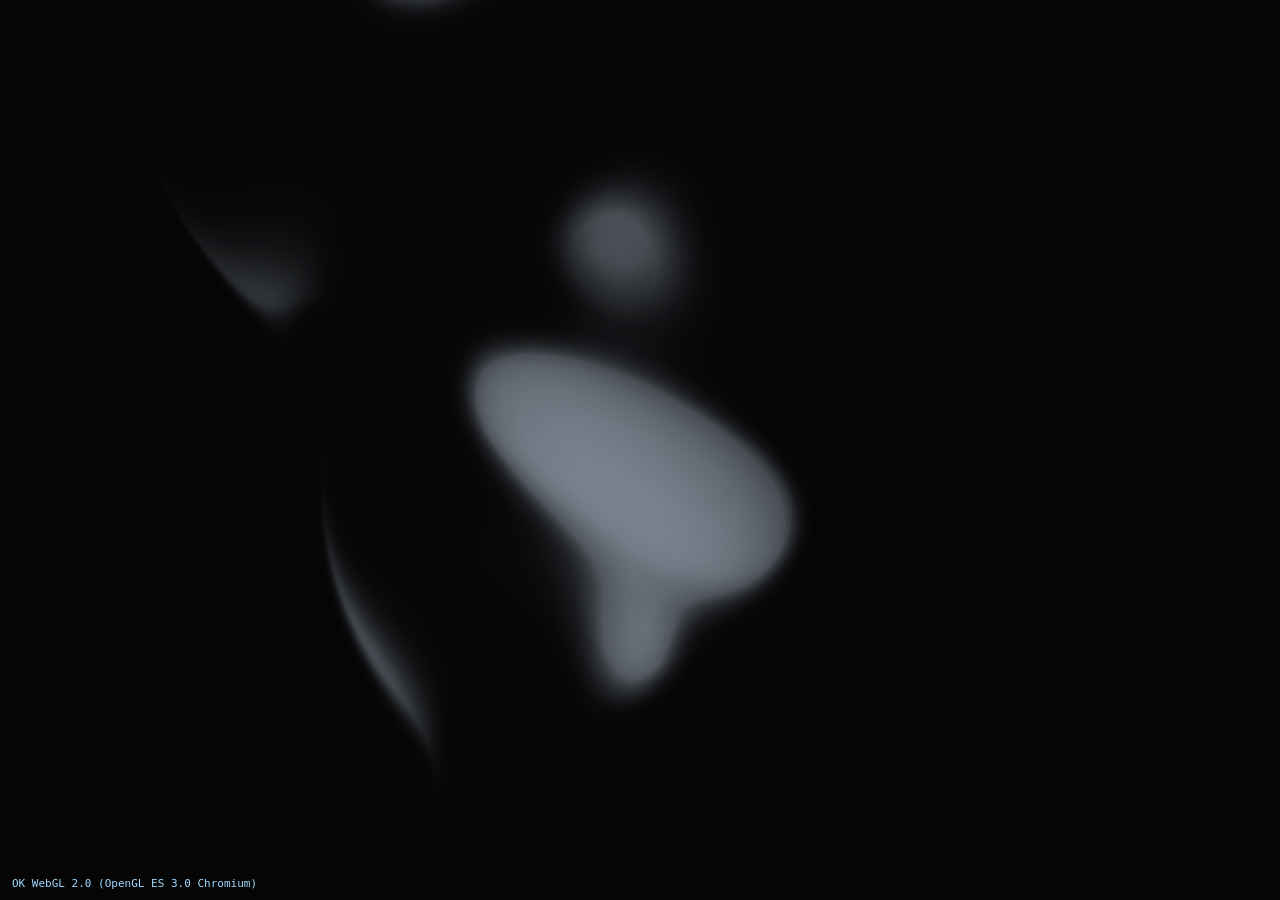
<file: hotspot/plasma-test.html>
<!doctype html><html><head><meta charset="utf-8"><title>Plasma 自测</title>
<style>html,body{margin:0;height:100%;background:#050506}
#p{position:fixed;inset:0}.plasma-canvas,#p canvas{display:block;width:100%;height:100%}
#m{position:fixed;left:12px;bottom:10px;color:#9fd8ff;font:11px ui-monospace,Menlo,monospace}</style>
</head><body>
<div id="p"></div><div id="m">…</div>
<script src="./plasma.js"></script>
<script>
  try {
    var r = Plasma.init(document.getElementById('p'), {
      color:'#C6CCD4', speed:1, direction:'forward', scale:1, opacity:1,
      mouseInteractive:false, renderScale:0.55, maxDpr:1.5, targetFps:60, iterations:60 });
    document.getElementById('m').textContent = (r && r.ok)
      ? ('OK ' + (r.gl.getParameter(r.gl.VERSION)||''))
      : ('FAIL ' + ((r&&r.why)||'未知'));
  } catch(e) { document.getElementById('m').textContent = 'THROW ' + (e.message||e); }
</script>
</body></html>
</file>
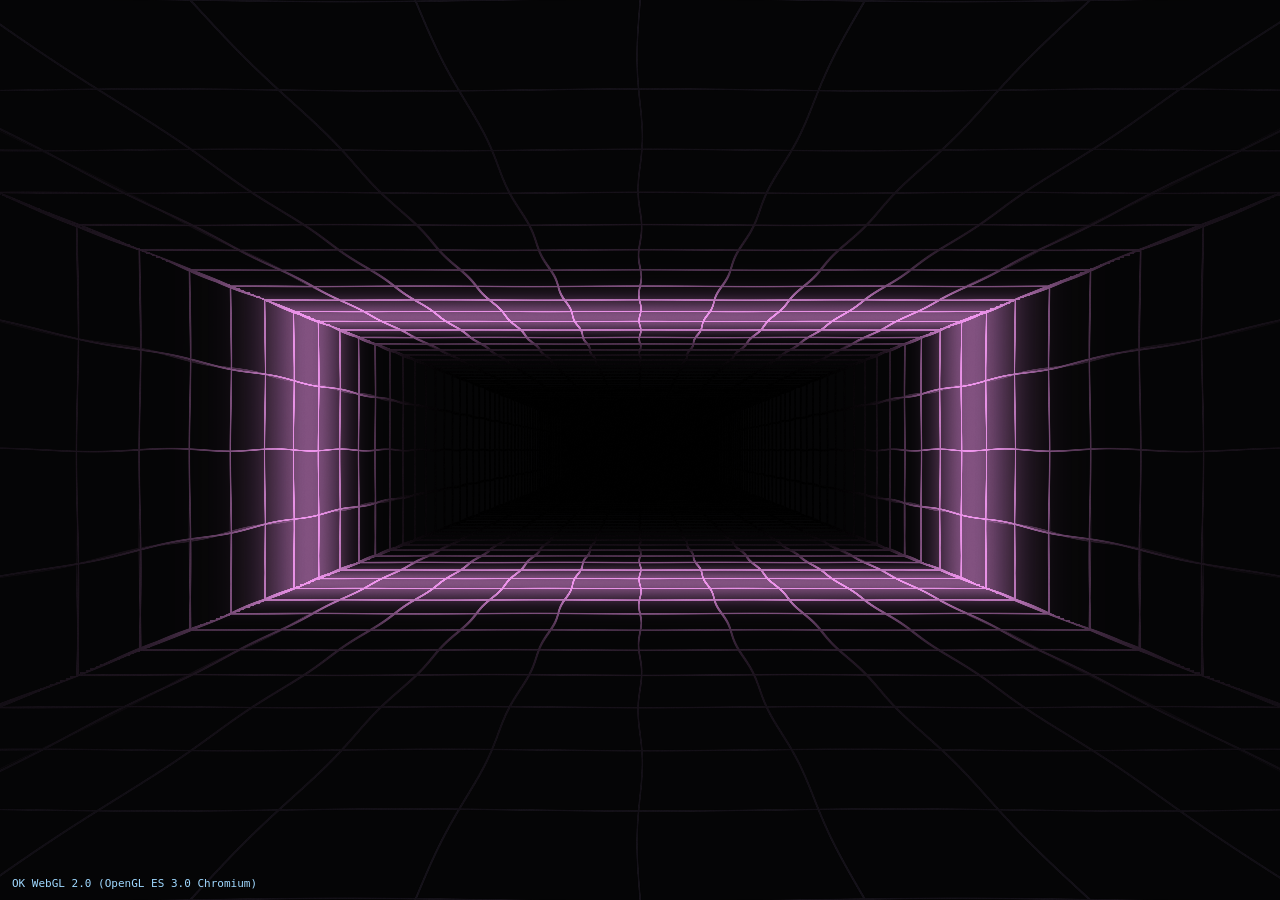
<file: hotspot/test.html>
<!doctype html><html lang="zh-CN"><head><meta charset="utf-8">
<title>GridScan 自测</title>
<style>html,body{margin:0;height:100%;background:#050506}
#gs{position:fixed;inset:0}.gs-canvas{display:block;width:100%;height:100%}
#m{position:fixed;left:12px;bottom:10px;color:#9fd8ff;font:11px ui-monospace,Menlo,monospace}</style>
</head><body>
<div id="gs"></div><div id="m">载入中…</div>
<script src="./gridscan.js"></script>
<script>
  var m = document.getElementById('m');
  try {
    var inst = GridScan.init(document.getElementById('gs'), {
      sensitivity: 0.55, lineThickness: 1, linesColor: '#2F293A', gridScale: 0.1,
      scanColor: '#FF9FFC', scanOpacity: 0.4, bloomIntensity: 0.6,
      chromaticAberration: 0.002, noiseIntensity: 0.01, lineJitter: 0.1,
      scanGlow: 0.5, scanSoftness: 2, debugPulse: new URLSearchParams(location.search).has('dbg')
    });
    m.textContent = (inst && inst.ok)
      ? ('OK ' + (inst.gl.getParameter(inst.gl.VERSION) || ''))
      : ('FAIL ' + ((inst && inst.why) || '未知'));
  } catch (e) {
    m.textContent = 'THROW ' + (e && (e.stack || e.message) || String(e)).slice(0, 260);
  }
</script>
</body></html>
</file>
